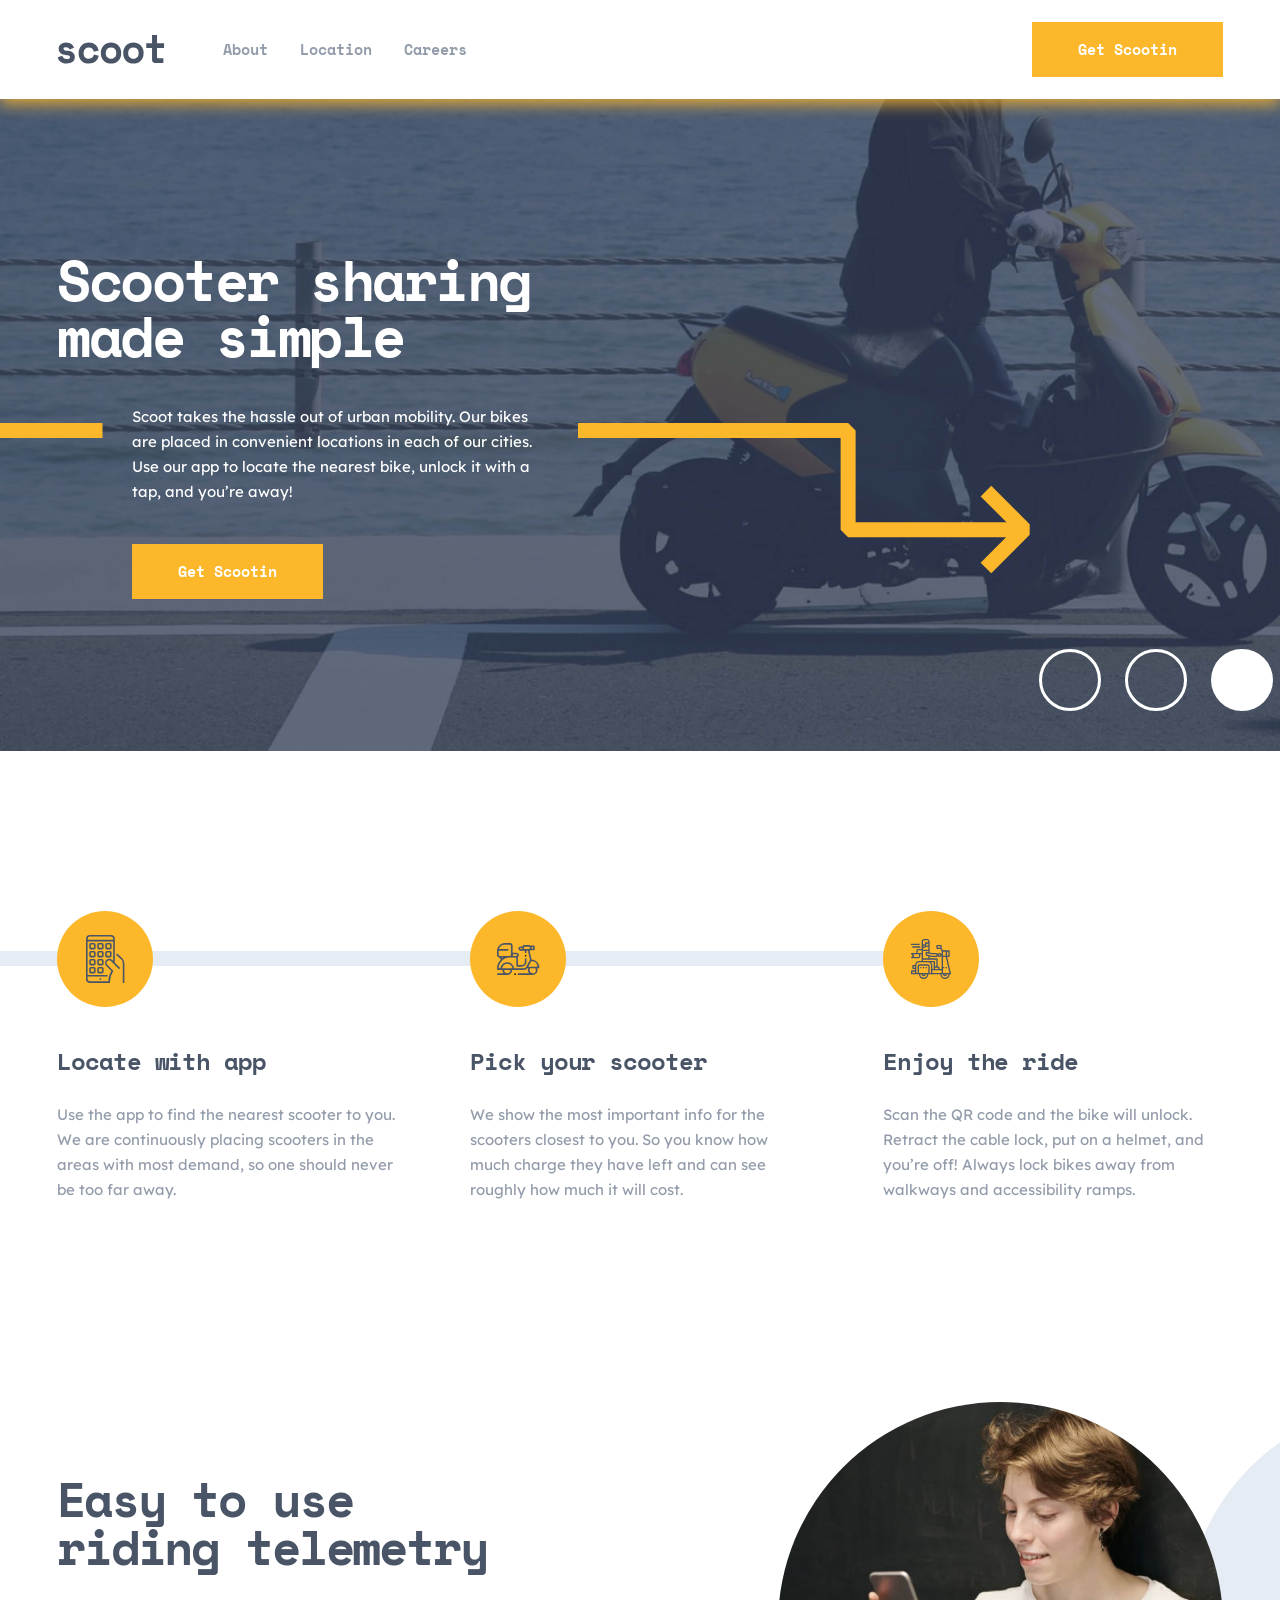
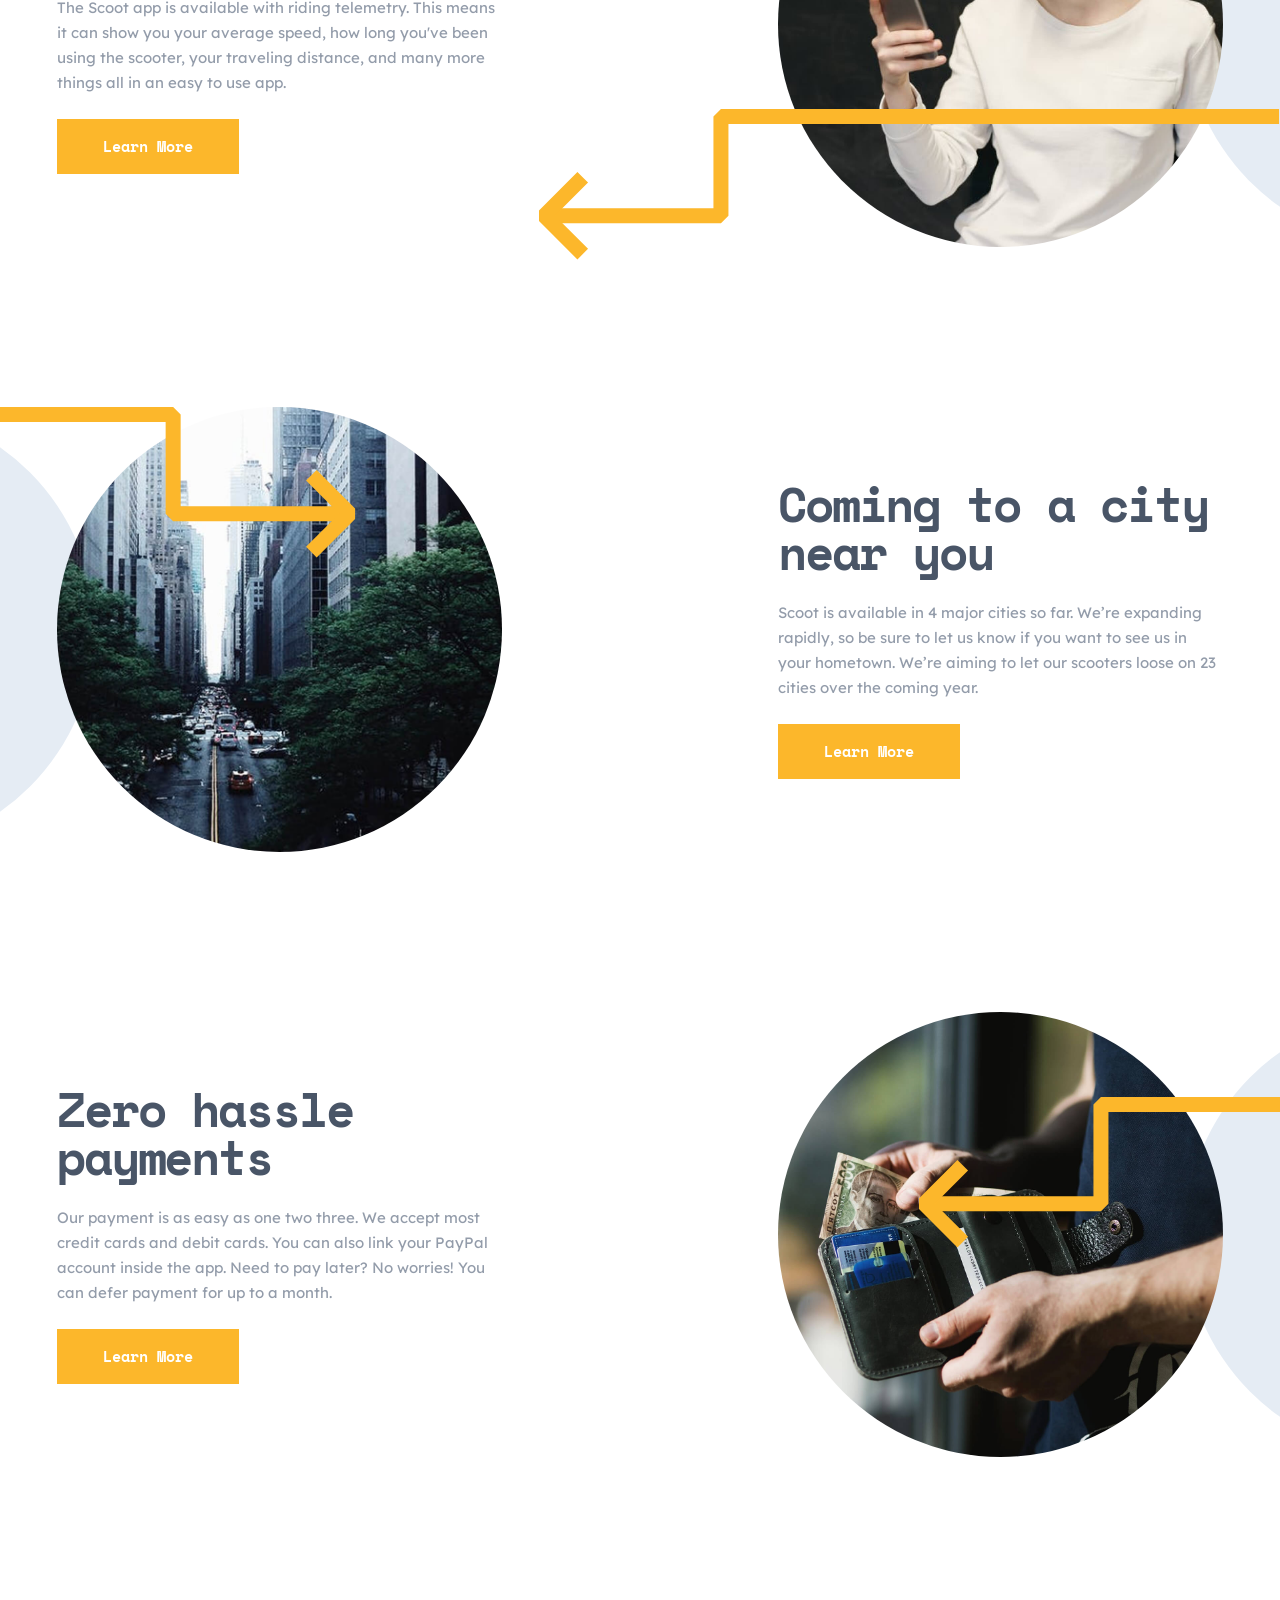
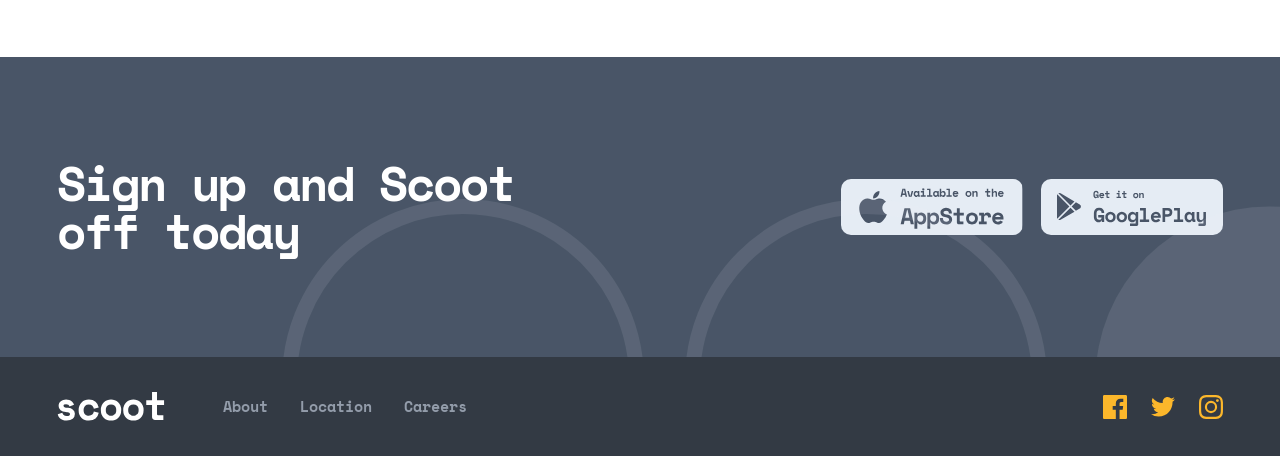
<file: index.html>
<!doctype html>
<html lang="en">
  <head>
    <meta charset="UTF-8" />
    <meta name="viewport" content="width=device-width, initial-scale=1.0" />
    <!-- CSS -->
    <link rel="stylesheet" href="./css/main.css" />
    <title>Home-page</title>
  </head>
  <body>
    <header class="header">
      <div class="container header__container">
        <button class="header__test-button">
          <img
            class="header__test-button-image"
            src="./icons/open__burger.svg"
            alt="open__burger-icon"
          />
        </button>
        <div class="header__left-box">
          <a class="header__logo-link" href="#">
            <img
              class="header__logo-image"
              src="./icons/dark__logo.svg"
              alt="dark__logo"
            />
          </a>
          <ul class="header__list">
            <li class="header__lists">
              <a class="header__links" href="./about.html">
                <p class="header__texts">About</p>
              </a>
            </li>
            <li class="header__lists">
              <a class="header__links" href="./location.html">
                <p class="header__texts">Location</p>
              </a>
            </li>
            <li class="header__lists">
              <a class="header__links" href="./careers.html">
                <p class="header__texts">Careers</p>
              </a>
            </li>
          </ul>
        </div>
        <button class="header__button">Get Scootin</button>
        <div class="header__mb-button-box">
          <button class="header__mb-open-burger-button">
            <img
              class="header__mb-open-burger-icon"
              src="./icons/open__burger.svg"
              alt="open__burger-icon"
            />
          </button>
          <button class="header__mb-close-burger-button">
            <img
              class="header__mb-close-burger-icon"
              src="./icons/close__burger.svg"
              alt="close__burger-icon"
            />
          </button>
        </div>
      </div>
      <div class="header__mb-div">
        <nav class="header__mb-nav">
          <ul class="header__mb-list">
            <li class="header__mb-lists">
              <a class="header__mb-links" href="./about.html">
                <p class="header__mb-texts">About</p>
              </a>
            </li>
            <li class="header__mb-lists">
              <a class="header__mb-links" href="./location.html">
                <p class="header__mb-texts">Location</p>
              </a>
            </li>
            <li class="header__mb-lists">
              <a class="header__mb-links" href="./careers.html">
                <p class="header__mb-texts">Careers</p>
              </a>
            </li>
          </ul>
          <button class="header__mb-button">Get Scootin</button>
        </nav>
      </div>
    </header>
    <main>
      <section class="hero">
        <div class="container hero__container">
          <div class="hero__box">
            <h2 class="hero__title">Scooter sharing made simple</h2>
            <div class="hero__mini-box">
              <p class="hero__text">
                Scoot takes the hassle out of urban mobility. Our bikes are
                placed in convenient locations in each of our cities. Use our
                app to locate the nearest bike, unlock it with a tap, and you’re
                away!
              </p>
              <button class="hero__button">Get Scootin</button>
            </div>
          </div>
        </div>
      </section>
      <section class="category">
        <div class="container category__container">
          <div class="category__boxes">
            <img
              class="category__images"
              src="./icons/category__first-image.svg"
              alt="icons"
            />
            <div class="category__mini-boxes">
              <h4 class="category__titles">Locate with app</h4>
              <p class="category__texts">
                Use the app to find the nearest scooter to you. We are
                continuously placing scooters in the areas with most demand, so
                one should never be too far away.
              </p>
            </div>
          </div>
          <div class="category__boxes">
            <img
              class="category__images"
              src="./icons/category__second-image.svg"
              alt="icons"
            />
            <div class="category__mini-boxes">
              <h4 class="category__titles">Pick your scooter</h4>
              <p class="category__texts">
                We show the most important info for the scooters closest to you.
                So you know how much charge they have left and can see roughly
                how much it will cost.
              </p>
            </div>
          </div>
          <div class="category__boxes">
            <img
              class="category__images"
              src="./icons/category__third-image.svg"
              alt="icons"
            />
            <div class="category__mini-boxes">
              <h4 class="category__titles">Enjoy the ride</h4>
              <p class="category__texts">
                Scan the QR code and the bike will unlock. Retract the cable
                lock, put on a helmet, and you’re off! Always lock bikes away
                from walkways and accessibility ramps.
              </p>
            </div>
          </div>
        </div>
      </section>
      <section class="easy">
        <div class="container easy__container">
          <div class="easy__left-box">
            <h2 class="easy__title">Easy to use riding telemetry</h2>
            <p class="easy__text">
              The Scoot app is available with riding telemetry. This means it
              can show you your average speed, how long you've been using the
              scooter, your traveling distance, and many more things all in an
              easy to use app.
            </p>
            <button class="easy__button">Learn More</button>
          </div>
          <img class="easy__image" src="./images/easy__image.jpg" alt="guy" />
        </div>
      </section>
      <section class="city">
        <div class="container city__container">
          <img class="city__image" src="./images/city__image.jpg" alt="city" />
          <div class="city__right-box">
            <h2 class="city__title">Coming to a city near you</h2>
            <p class="city__text">
              Scoot is available in 4 major cities so far. We’re expanding
              rapidly, so be sure to let us know if you want to see us in your
              hometown. We’re aiming to let our scooters loose on 23 cities over
              the coming year.
            </p>
            <button class="city__button">Learn More</button>
          </div>
        </div>
      </section>
      <section class="zero">
        <div class="container zero__container">
          <div class="zero__left-box">
            <h2 class="zero__title">Zero hassle payments</h2>
            <p class="zero__text">
              Our payment is as easy as one two three. We accept most credit
              cards and debit cards. You can also link your PayPal account
              inside the app. Need to pay later? No worries! You can defer
              payment for up to a month.
            </p>
            <button class="zero__button">Learn More</button>
          </div>
          <img
            class="zero__image"
            src="./images/zero__image.jpg"
            alt="wallet"
          />
        </div>
      </section>
      <section class="sign">
        <div class="container sign__container">
          <h2 class="sign__title">Sign up and Scoot off today</h2>
          <div class="sign__box">
            <a
              class="sign__links"
              href="https://www.apple.com/app-store/"
              target="_blank"
              rel="noopener noreferrer"
            >
              <img
                class="sign__links-icons"
                src="./icons/appstore__icon.svg"
                alt="appstore"
              />
            </a>
            <a
              class="sign__links"
              href="https://play.google.com/store/games?hl=en"
              target="_blank"
              rel="noopener noreferrer"
            >
              <img
                class="sign__links-icons"
                src="./icons/googleplay__icon.svg"
                alt="googleplay"
              />
            </a>
          </div>
        </div>
      </section>
      <footer class="footer">
        <div class="container footer__container">
          <div class="footer__left-box">
            <a class="footer__logo-link" href="#">
              <img
                class="footer__logo-image"
                src="./icons/white__logo.svg"
                alt="white__logo"
              />
            </a>
            <ul class="footer__list">
              <li class="footer__lists">
                <a class="footer__links" href="./about.html">
                  <p class="footer__links-texts">About</p>
                </a>
              </li>
              <li class="footer__lists">
                <a class="footer__links" href="./location.html">
                  <p class="footer__links-texts">Location</p>
                </a>
              </li>
              <li class="footer__lists">
                <a class="footer__links" href="./careers.html">
                  <p class="footer__links-texts">Careers</p>
                </a>
              </li>
            </ul>
          </div>
          <div class="footer__icon-boxes">
            <a
              class="footer__link-icons"
              href="http://"
              target="_blank"
              rel="noopener noreferrer"
            >
              <img
                class="footer__icons"
                src="./icons/facebook.svg"
                alt="facebook"
              />
            </a>
            <a
              class="footer__link-icons"
              href="http://"
              target="_blank"
              rel="noopener noreferrer"
            >
              <img
                class="footer__icons"
                src="./icons/twitter.svg"
                alt="twitter"
              />
            </a>
            <a
              class="footer__link-icons"
              href="http://"
              target="_blank"
              rel="noopener noreferrer"
            >
              <img
                class="footer__icons"
                src="./icons/instagram.svg"
                alt="instagram"
              />
            </a>
          </div>
        </div>
      </footer>
    </main>
    <script src="./main.js"></script>
  </body>
</html>
</file>
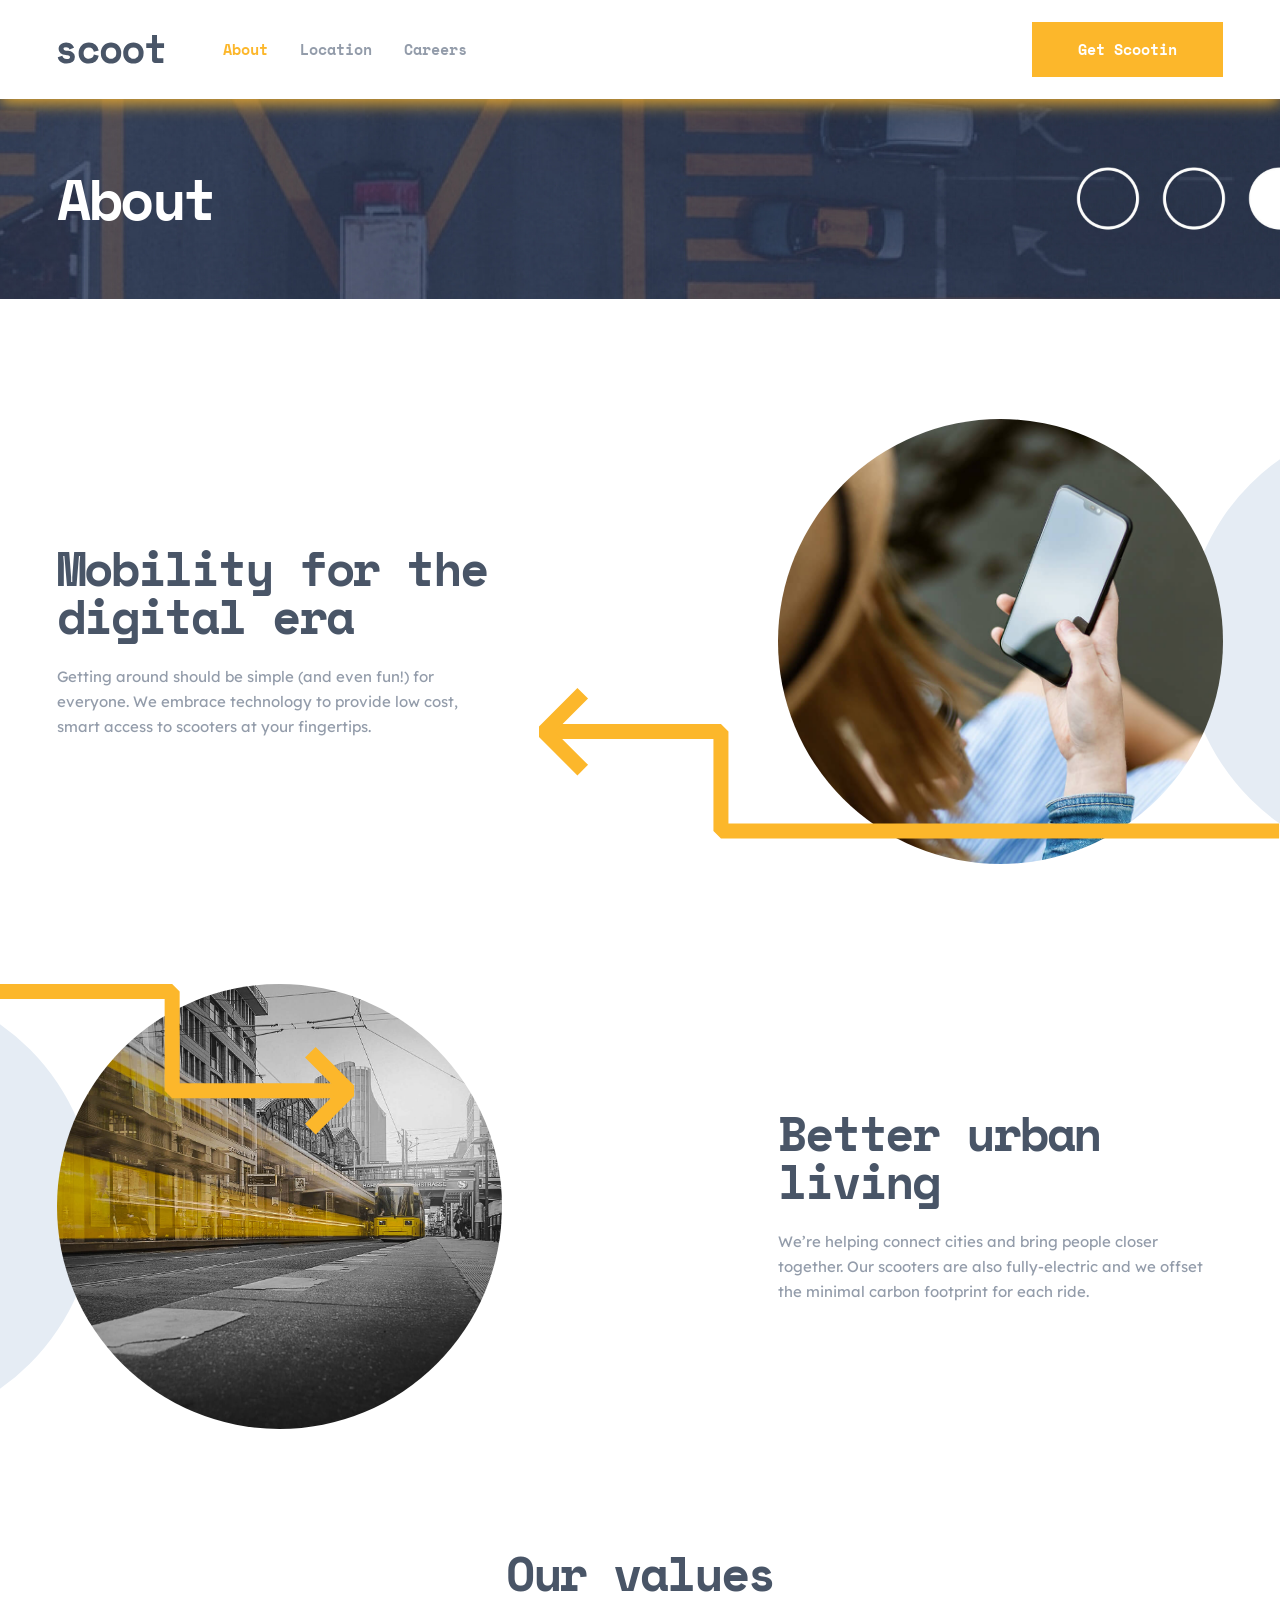
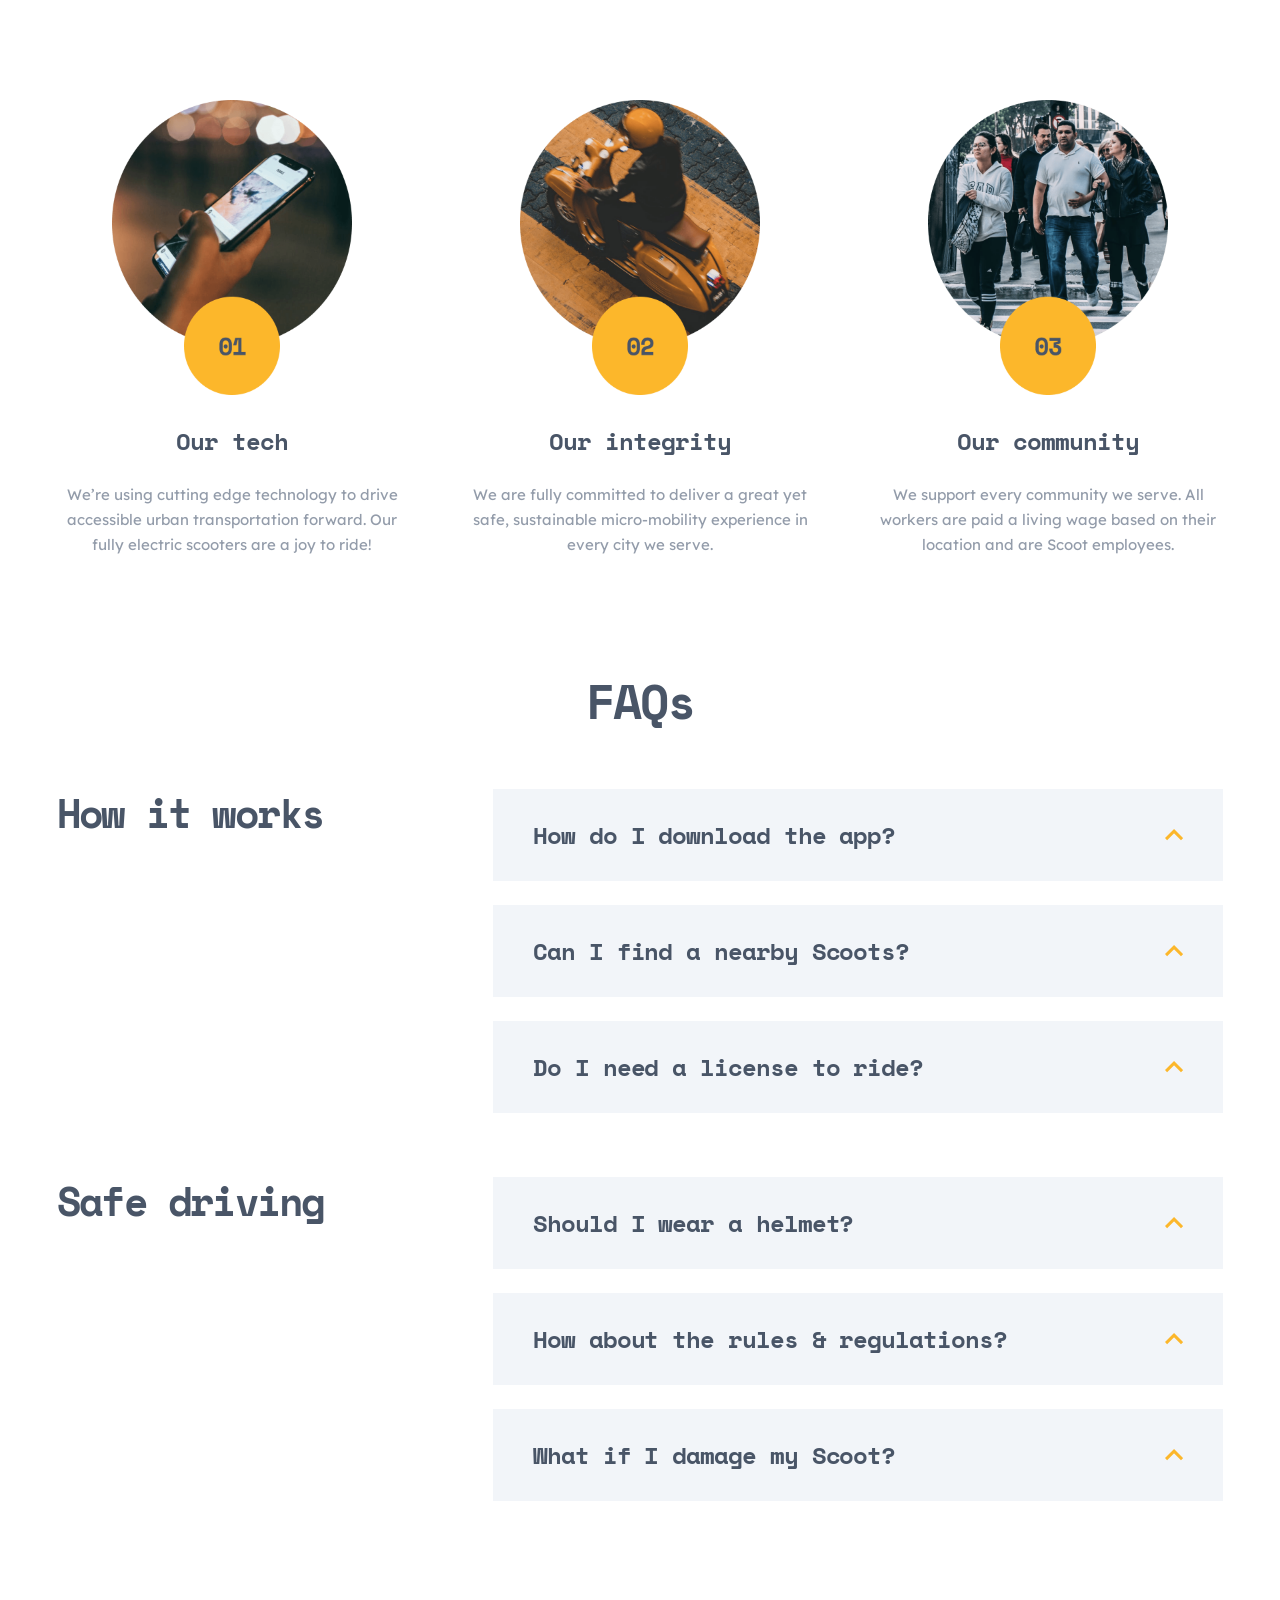
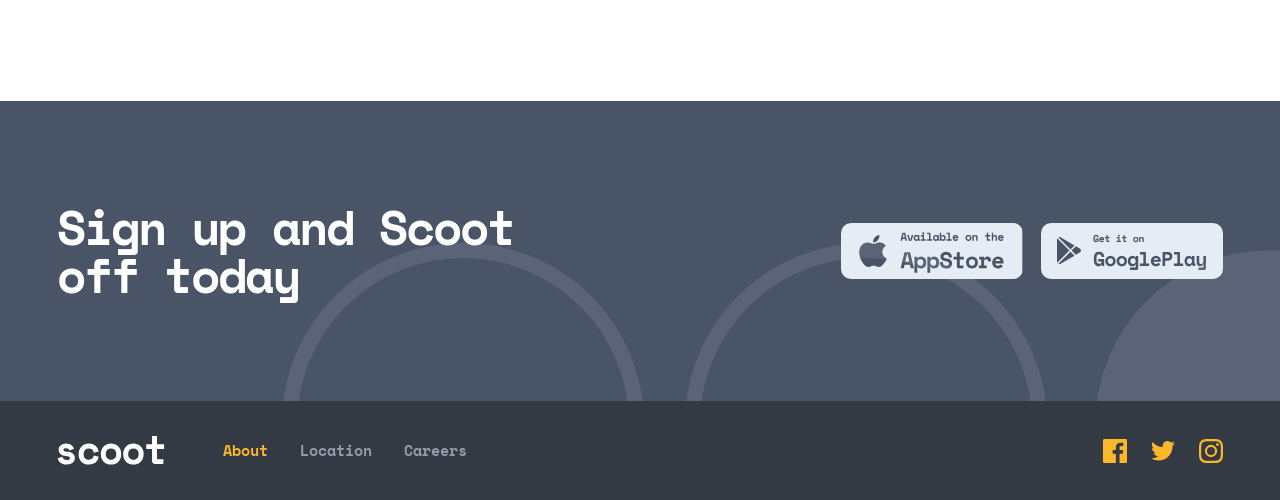
<file: about.html>
<!doctype html>
<html lang="en">
  <head>
    <meta charset="UTF-8" />
    <meta name="viewport" content="width=device-width, initial-scale=1.0" />
    <!-- CSS -->
    <link rel="stylesheet" href="./css/main.css" />
    <title>About-page</title>
  </head>
  <body>
    <header class="header">
      <div class="container header__container">
        <button class="header__test-button">
          <img
            class="header__test-button-image"
            src="./icons/open__burger.svg"
            alt="open__burger-icon"
          />
        </button>
        <div class="header__left-box">
          <a class="header__logo-link" href="./index.html">
            <img
              class="header__logo-image"
              src="./icons/dark__logo.svg"
              alt="dark__logo"
            />
          </a>
          <ul class="header__list">
            <li class="header__lists">
              <a class="header__links" href="#">
                <p class="header__texts online">About</p>
              </a>
            </li>
            <li class="header__lists">
              <a class="header__links" href="./location.html">
                <p class="header__texts">Location</p>
              </a>
            </li>
            <li class="header__lists">
              <a class="header__links" href="./careers.html">
                <p class="header__texts">Careers</p>
              </a>
            </li>
          </ul>
        </div>
        <button class="header__button">Get Scootin</button>
        <div class="header__mb-button-box">
          <button class="header__mb-open-burger-button">
            <img
              class="header__mb-open-burger-icon"
              src="./icons/open__burger.svg"
              alt="open__burger-icon"
            />
          </button>
          <button class="header__mb-close-burger-button">
            <img
              class="header__mb-close-burger-icon"
              src="./icons/close__burger.svg"
              alt="close__burger-icon"
            />
          </button>
        </div>
      </div>
      <div class="header__mb-div">
        <nav class="header__mb-nav">
          <ul class="header__mb-list">
            <li class="header__mb-lists">
              <a class="header__mb-links" href="#">
                <p class="header__mb-texts online">About</p>
              </a>
            </li>
            <li class="header__mb-lists">
              <a class="header__mb-links" href="./location.html">
                <p class="header__mb-texts">Location</p>
              </a>
            </li>
            <li class="header__mb-lists">
              <a class="header__mb-links" href="./careers.html">
                <p class="header__mb-texts">Careers</p>
              </a>
            </li>
          </ul>
          <button class="header__mb-button">Get Scootin</button>
        </nav>
      </div>
    </header>
    <main>
      <section class="about">
        <div class="container about__container">
          <h2 class="about__title">About</h2>
        </div>
      </section>
      <section class="era">
        <div class="container era__container">
          <img class="era__image" src="./images/girl__image.jpg" alt="girl" />
          <div class="era__left-box">
            <h2 class="era__title">Mobility for the digital era</h2>
            <p class="era__text">
              Getting around should be simple (and even fun!) for everyone. We
              embrace technology to provide low cost, smart access to scooters
              at your fingertips.
            </p>
          </div>
        </div>
      </section>
      <section class="urban">
        <div class="container urban__container">
          <img class="urban__image" src="./images/urban.jpg" alt="uraban" />
          <div class="urban__right-box">
            <h2 class="urban__title">Better urban living</h2>
            <p class="urban__text">
              We’re helping connect cities and bring people closer together. Our
              scooters are also fully-electric and we offset the minimal carbon
              footprint for each ride.
            </p>
          </div>
        </div>
      </section>
      <section class="values">
        <div class="container values__container">
          <h5 class="values__title">Our values</h5>
          <div class="values__box">
            <div class="values__boxes">
              <img
                class="values__images"
                src="./images/values__first-image.png"
                alt="first__image"
              />
              <h6 class="values__titles">Our tech</h6>
              <p class="values__texts">
                We’re using cutting edge technology to drive accessible urban
                transportation forward. Our fully electric scooters are a joy to
                ride!
              </p>
            </div>
            <div class="values__boxes">
              <img
                class="values__images"
                src="./images/values__second-image.png"
                alt="second__image"
              />
              <h6 class="values__titles">Our integrity</h6>
              <p class="values__texts">
                We are fully committed to deliver a great yet safe, sustainable
                micro-mobility experience in every city we serve.
              </p>
            </div>
            <div class="values__boxes">
              <img
                class="values__images"
                src="./images/values__third-image.png"
                alt="third__image"
              />
              <h6 class="values__titles">Our community</h6>
              <p class="values__texts">
                We support every community we serve. All workers are paid a
                living wage based on their location and are Scoot employees.
              </p>
            </div>
          </div>
        </div>
      </section>
      <section class="faq">
        <div class="container faq__container">
          <div class="faq__top-box">
            <h2 class="faq__top-title">FAQs</h2>
          </div>
          <div class="faq__bottom-box">
            <div class="faq__bottom-boxes">
              <h3 class="faq__bottom-titles">How it works</h3>
              <div class="faq__accardion-box">
                <div class="faq__accardion-boxes">
                  <div class="faq__accardion-top-box">
                    <h6 class="faq__accardion-titles">
                      How do I download the app?
                    </h6>
                    <img
                      class="faq__accardion-icons"
                      src="./icons/chevron.svg"
                      alt="chevron"
                    />
                  </div>
                  <p class="faq__accardion-texts">
                    To download the Scoot app, you can search “Scoot” in both
                    the App and Google Play stores. An even simpler way to do it
                    would be to click the relevant link at the bottom of this
                    page and you’ll be re-directed to the correct page.
                  </p>
                </div>
                <div class="faq__accardion-boxes">
                  <div class="faq__accardion-top-box">
                    <h6 class="faq__accardion-titles">
                      Can I find a nearby Scoots?
                    </h6>
                    <img
                      class="faq__accardion-icons"
                      src="./icons/chevron.svg"
                      alt="chevron"
                    />
                  </div>
                  <p class="faq__accardion-texts">
                    To download the Scoot app, you can search “Scoot” in both
                    the App and Google Play stores. An even simpler way to do it
                    would be to click the relevant link at the bottom of this
                    page and you’ll be re-directed to the correct page.
                  </p>
                </div>
                <div class="faq__accardion-boxes">
                  <div class="faq__accardion-top-box">
                    <h6 class="faq__accardion-titles">
                      Do I need a license to ride?
                    </h6>
                    <img
                      class="faq__accardion-icons"
                      src="./icons/chevron.svg"
                      alt="chevron"
                    />
                  </div>
                  <p class="faq__accardion-texts">
                    To download the Scoot app, you can search “Scoot” in both
                    the App and Google Play stores. An even simpler way to do it
                    would be to click the relevant link at the bottom of this
                    page and you’ll be re-directed to the correct page.
                  </p>
                </div>
              </div>
            </div>
            <div class="faq__bottom-boxes">
              <h3 class="faq__bottom-titles">Safe driving</h3>
              <div class="faq__accardion-box">
                <div class="faq__accardion-boxes">
                  <div class="faq__accardion-top-box">
                    <h6 class="faq__accardion-titles">
                      Should I wear a helmet?
                    </h6>
                    <img
                      class="faq__accardion-icons"
                      src="./icons/chevron.svg"
                      alt="chevron"
                    />
                  </div>
                  <p class="faq__accardion-texts">
                    Yes, please do! All cities have different laws. But we
                    strongly strongly strongly recommend always wearing a helmet
                    regardless of the local laws. We like you and we want you to
                    be as safe as possible while Scooting.
                  </p>
                </div>
                <div class="faq__accardion-boxes">
                  <div class="faq__accardion-top-box">
                    <h6 class="faq__accardion-titles">
                      How about the rules & regulations?
                    </h6>
                    <img
                      class="faq__accardion-icons"
                      src="./icons/chevron.svg"
                      alt="chevron"
                    />
                  </div>
                  <p class="faq__accardion-texts">
                    Yes, please do! All cities have different laws. But we
                    strongly strongly strongly recommend always wearing a helmet
                    regardless of the local laws. We like you and we want you to
                    be as safe as possible while Scooting.
                  </p>
                </div>
                <div class="faq__accardion-boxes">
                  <div class="faq__accardion-top-box">
                    <h6 class="faq__accardion-titles">
                      What if I damage my Scoot?
                    </h6>
                    <img
                      class="faq__accardion-icons"
                      src="./icons/chevron.svg"
                      alt="chevron"
                    />
                  </div>
                  <p class="faq__accardion-texts">
                    Yes, please do! All cities have different laws. But we
                    strongly strongly strongly recommend always wearing a helmet
                    regardless of the local laws. We like you and we want you to
                    be as safe as possible while Scooting.
                  </p>
                </div>
              </div>
            </div>
          </div>
        </div>
      </section>
      <section class="sign">
        <div class="container sign__container">
          <h2 class="sign__title">Sign up and Scoot off today</h2>
          <div class="sign__box">
            <a
              class="sign__links"
              href="https://www.apple.com/app-store/"
              target="_blank"
              rel="noopener noreferrer"
            >
              <img
                class="sign__links-icons"
                src="./icons/appstore__icon.svg"
                alt="appstore"
              />
            </a>
            <a
              class="sign__links"
              href="https://play.google.com/store/games?hl=en"
              target="_blank"
              rel="noopener noreferrer"
            >
              <img
                class="sign__links-icons"
                src="./icons/googleplay__icon.svg"
                alt="googleplay"
              />
            </a>
          </div>
        </div>
      </section>
    </main>
    <footer class="footer">
      <div class="container footer__container">
        <div class="footer__left-box">
          <a class="footer__logo-link" href="./index.html">
            <img
              class="footer__logo-image"
              src="./icons/white__logo.svg"
              alt="white__logo"
            />
          </a>
          <ul class="footer__list">
            <li class="footer__lists">
              <a class="footer__links" href="#">
                <p class="footer__links-texts online">About</p>
              </a>
            </li>
            <li class="footer__lists">
              <a class="footer__links" href="./location.html">
                <p class="footer__links-texts">Location</p>
              </a>
            </li>
            <li class="footer__lists">
              <a class="footer__links" href="./careers.html">
                <p class="footer__links-texts">Careers</p>
              </a>
            </li>
          </ul>
        </div>
        <div class="footer__icon-boxes">
          <a
            class="footer__link-icons"
            href="http://"
            target="_blank"
            rel="noopener noreferrer"
          >
            <img
              class="footer__icons"
              src="./icons/facebook.svg"
              alt="facebook"
            />
          </a>
          <a
            class="footer__link-icons"
            href="http://"
            target="_blank"
            rel="noopener noreferrer"
          >
            <img
              class="footer__icons"
              src="./icons/twitter.svg"
              alt="twitter"
            />
          </a>
          <a
            class="footer__link-icons"
            href="http://"
            target="_blank"
            rel="noopener noreferrer"
          >
            <img
              class="footer__icons"
              src="./icons/instagram.svg"
              alt="instagram"
            />
          </a>
        </div>
      </div>
    </footer>
    <script src="./main.js"></script>
  </body>
</html>
</file>
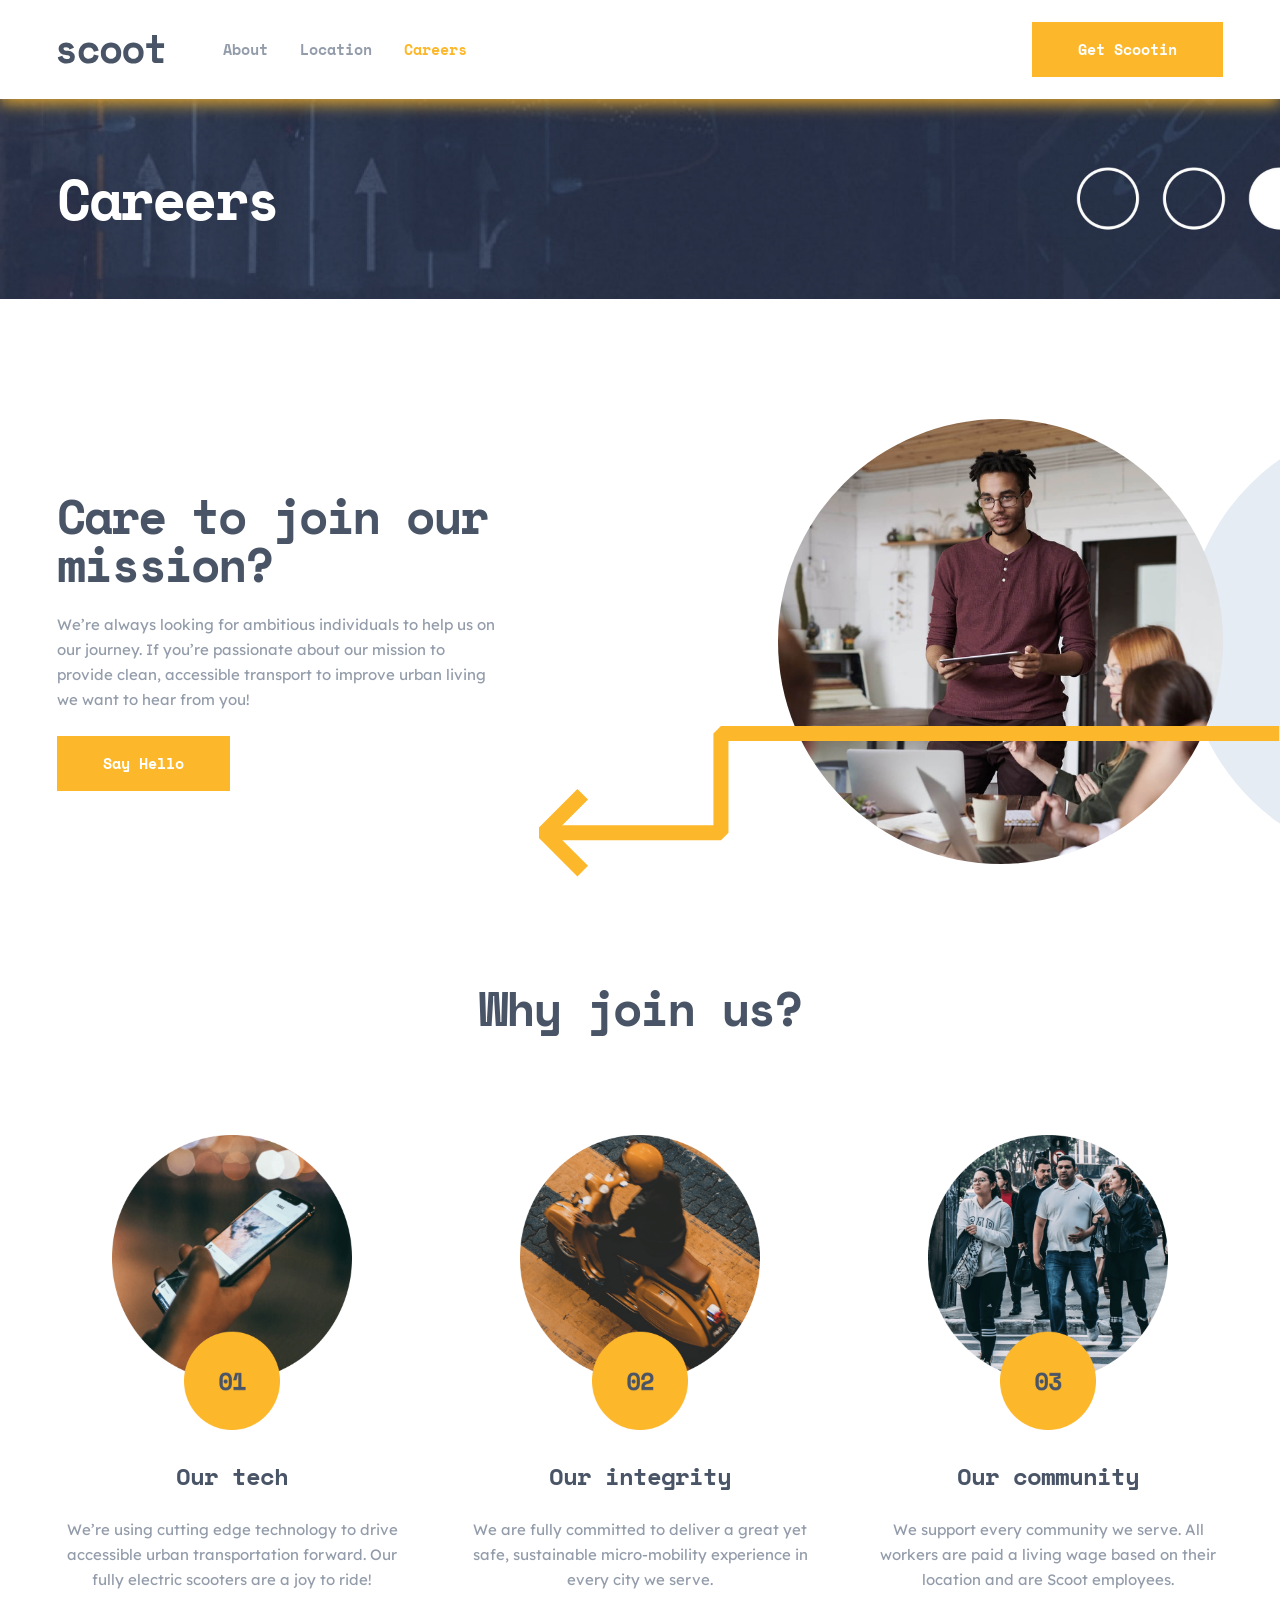
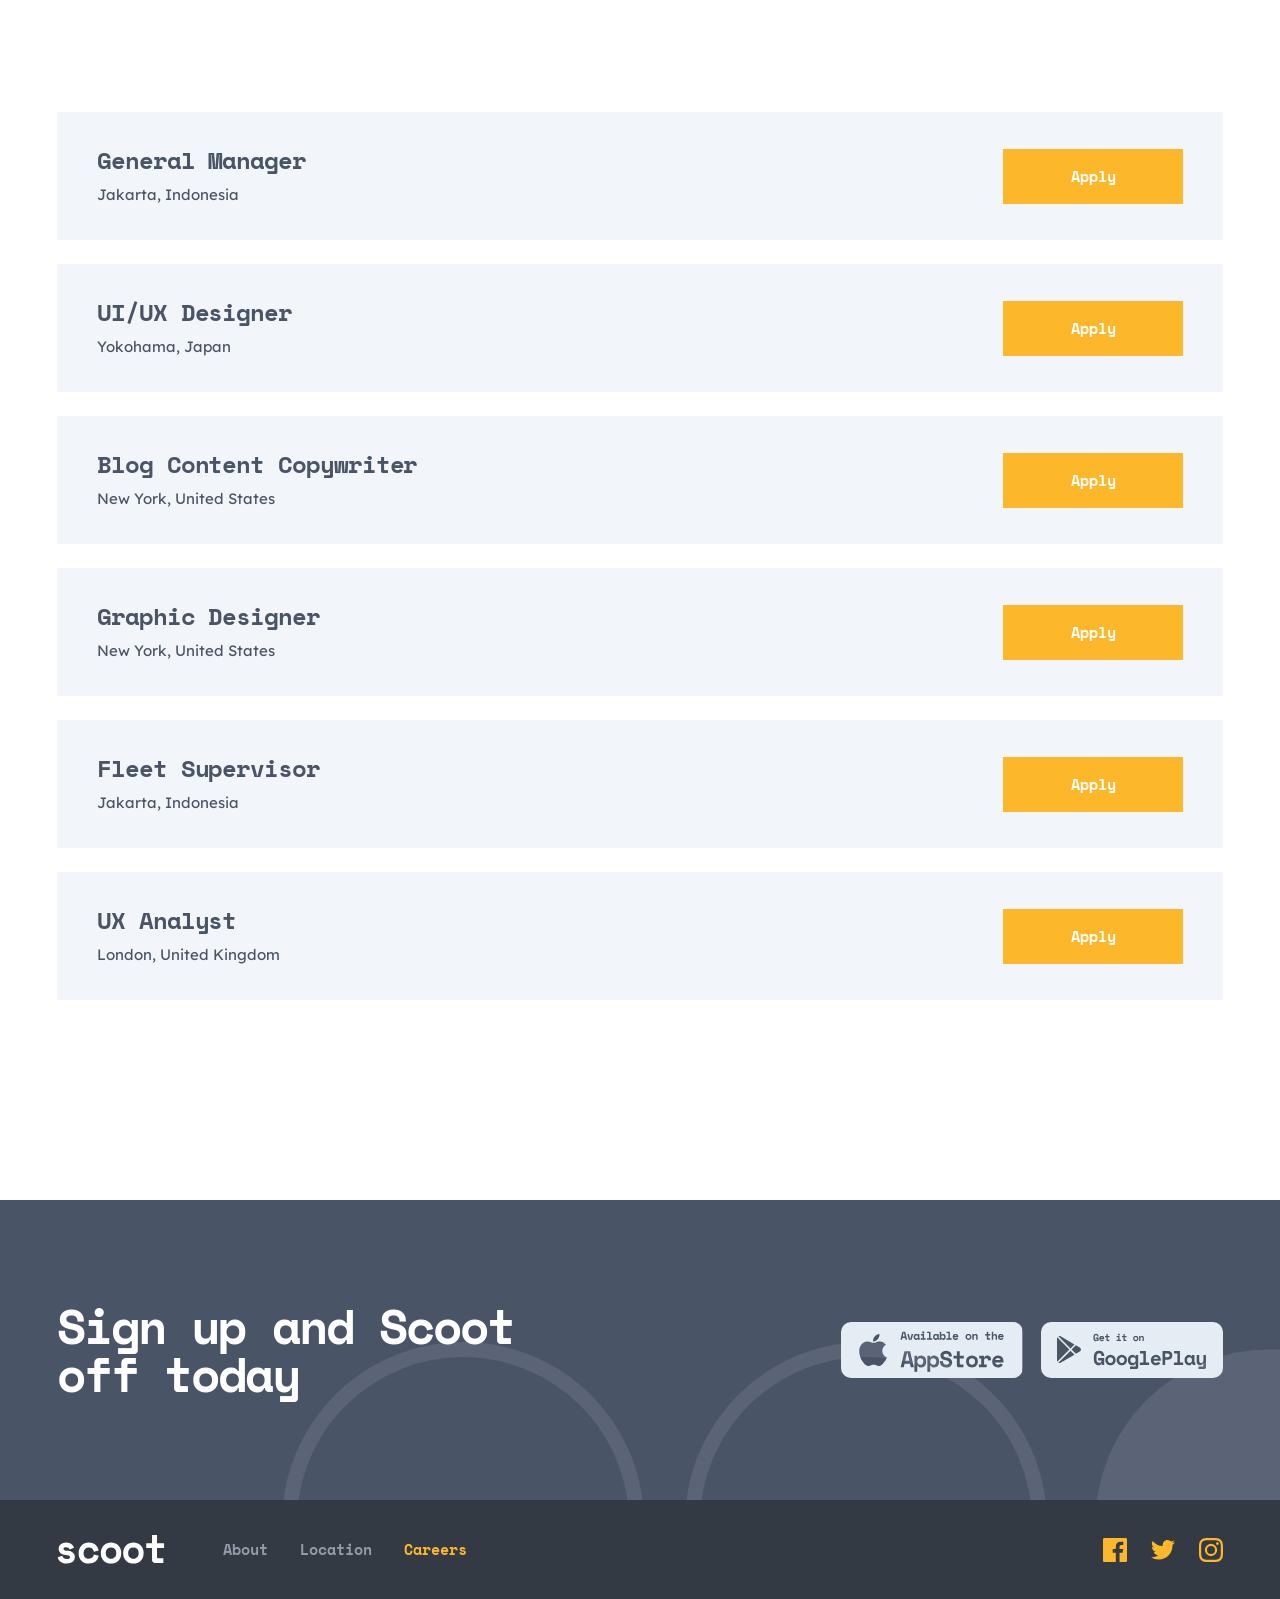
<file: careers.html>
<!doctype html>
<html lang="en">
  <head>
    <meta charset="UTF-8" />
    <meta name="viewport" content="width=device-width, initial-scale=1.0" />
    <!-- CSS -->
    <link rel="stylesheet" href="./css/main.css" />
    <title>Careers-page</title>
  </head>
  <body>
    <header class="header">
      <div class="container header__container">
        <button class="header__test-button">
          <img
            class="header__test-button-image"
            src="./icons/open__burger.svg"
            alt="open__burger-icon"
          />
        </button>
        <div class="header__left-box">
          <a class="header__logo-link" href="./index.html">
            <img
              class="header__logo-image"
              src="./icons/dark__logo.svg"
              alt="dark__logo"
            />
          </a>
          <ul class="header__list">
            <li class="header__lists">
              <a class="header__links" href="./about.html">
                <p class="header__texts">About</p>
              </a>
            </li>
            <li class="header__lists">
              <a class="header__links" href="./location.html">
                <p class="header__texts">Location</p>
              </a>
            </li>
            <li class="header__lists">
              <a class="header__links" href="#">
                <p class="header__texts online">Careers</p>
              </a>
            </li>
          </ul>
        </div>
        <button class="header__button">Get Scootin</button>
        <div class="header__mb-button-box">
          <button class="header__mb-open-burger-button">
            <img
              class="header__mb-open-burger-icon"
              src="./icons/open__burger.svg"
              alt="open__burger-icon"
            />
          </button>
          <button class="header__mb-close-burger-button">
            <img
              class="header__mb-close-burger-icon"
              src="./icons/close__burger.svg"
              alt="close__burger-icon"
            />
          </button>
        </div>
      </div>
      <div class="header__mb-div">
        <nav class="header__mb-nav">
          <ul class="header__mb-list">
            <li class="header__mb-lists">
              <a class="header__mb-links" href="./about.html">
                <p class="header__mb-texts">About</p>
              </a>
            </li>
            <li class="header__mb-lists">
              <a class="header__mb-links" href="./location.html">
                <p class="header__mb-texts">Location</p>
              </a>
            </li>
            <li class="header__mb-lists">
              <a class="header__mb-links" href="#">
                <p class="header__mb-texts online">Careers</p>
              </a>
            </li>
          </ul>
          <button class="header__mb-button">Get Scootin</button>
        </nav>
      </div>
    </header>
    <main>
      <section class="careers">
        <div class="container careers__container">
          <h2 class="careers__title">Careers</h2>
        </div>
      </section>
      <section class="care">
        <div class="container care__container">
          <div class="care__left-box">
            <h2 class="care__title">Care to join our mission?</h2>
            <p class="care__text">
              We’re always looking for ambitious individuals to help us on our
              journey. If you’re passionate about our mission to provide clean,
              accessible transport to improve urban living we want to hear from
              you!
            </p>
            <button class="care__button">Say Hello</button>
          </div>
          <img
            class="care__image"
            src="./images/black__guy.jpg"
            alt="black__guy"
          />
        </div>
      </section>
      <section class="join">
        <div class="container join__container">
          <h5 class="join__title">Why join us?</h5>
          <div class="join__box">
            <div class="join__boxes">
              <img
                class="join__images"
                src="./images/values__first-image.png"
                alt="first__image"
              />
              <h6 class="join__titles">Our tech</h6>
              <p class="join__texts">
                We’re using cutting edge technology to drive accessible urban
                transportation forward. Our fully electric scooters are a joy to
                ride!
              </p>
            </div>
            <div class="join__boxes">
              <img
                class="join__images"
                src="./images/values__second-image.png"
                alt="second__image"
              />
              <h6 class="join__titles">Our integrity</h6>
              <p class="join__texts">
                We are fully committed to deliver a great yet safe, sustainable
                micro-mobility experience in every city we serve.
              </p>
            </div>
            <div class="join__boxes">
              <img
                class="join__images"
                src="./images/values__third-image.png"
                alt="third__image"
              />
              <h6 class="join__titles">Our community</h6>
              <p class="join__texts">
                We support every community we serve. All workers are paid a
                living wage based on their location and are Scoot employees.
              </p>
            </div>
          </div>
        </div>
      </section>
      <section class="workers">
        <div class="container workers__container">
          <div class="workers__box">
            <div class="workers__mini-boxes">
              <h5 class="workers__titles">General Manager</h5>
              <p class="workers__texts">Jakarta, Indonesia</p>
            </div>
            <button class="workers__buttons">Apply</button>
          </div>
          <div class="workers__box">
            <div class="workers__mini-boxes">
              <h5 class="workers__titles">UI/UX Designer</h5>
              <p class="workers__texts">Yokohama, Japan</p>
            </div>
            <button class="workers__buttons">Apply</button>
          </div>
          <div class="workers__box">
            <div class="workers__mini-boxes">
              <h5 class="workers__titles">Blog Content Copywriter</h5>
              <p class="workers__texts">New York, United States</p>
            </div>
            <button class="workers__buttons">Apply</button>
          </div>
          <div class="workers__box">
            <div class="workers__mini-boxes">
              <h5 class="workers__titles">Graphic Designer</h5>
              <p class="workers__texts">New York, United States</p>
            </div>
            <button class="workers__buttons">Apply</button>
          </div>
          <div class="workers__box">
            <div class="workers__mini-boxes">
              <h5 class="workers__titles">Fleet Supervisor</h5>
              <p class="workers__texts">Jakarta, Indonesia</p>
            </div>
            <button class="workers__buttons">Apply</button>
          </div>
          <div class="workers__box">
            <div class="workers__mini-boxes">
              <h5 class="workers__titles">UX Analyst</h5>
              <p class="workers__texts">London, United Kingdom</p>
            </div>
            <button class="workers__buttons">Apply</button>
          </div>
        </div>
      </section>
      <section class="sign">
        <div class="container sign__container">
          <h2 class="sign__title">Sign up and Scoot off today</h2>
          <div class="sign__box">
            <a
              class="sign__links"
              href="https://www.apple.com/app-store/"
              target="_blank"
              rel="noopener noreferrer"
            >
              <img
                class="sign__links-icons"
                src="./icons/appstore__icon.svg"
                alt="appstore"
              />
            </a>
            <a
              class="sign__links"
              href="https://play.google.com/store/games?hl=en"
              target="_blank"
              rel="noopener noreferrer"
            >
              <img
                class="sign__links-icons"
                src="./icons/googleplay__icon.svg"
                alt="googleplay"
              />
            </a>
          </div>
        </div>
      </section>
    </main>
    <footer class="footer">
      <div class="container footer__container">
        <div class="footer__left-box">
          <a class="footer__logo-link" href="./index.html">
            <img
              class="footer__logo-image"
              src="./icons/white__logo.svg"
              alt="white__logo"
            />
          </a>
          <ul class="footer__list">
            <li class="footer__lists">
              <a class="footer__links" href="./about.html">
                <p class="footer__links-texts">About</p>
              </a>
            </li>
            <li class="footer__lists">
              <a class="footer__links" href="./location.html">
                <p class="footer__links-texts">Location</p>
              </a>
            </li>
            <li class="footer__lists">
              <a class="footer__links" href="#">
                <p class="footer__links-texts online">Careers</p>
              </a>
            </li>
          </ul>
        </div>
        <div class="footer__icon-boxes">
          <a
            class="footer__link-icons"
            href="http://"
            target="_blank"
            rel="noopener noreferrer"
          >
            <img
              class="footer__icons"
              src="./icons/facebook.svg"
              alt="facebook"
            />
          </a>
          <a
            class="footer__link-icons"
            href="http://"
            target="_blank"
            rel="noopener noreferrer"
          >
            <img
              class="footer__icons"
              src="./icons/twitter.svg"
              alt="twitter"
            />
          </a>
          <a
            class="footer__link-icons"
            href="http://"
            target="_blank"
            rel="noopener noreferrer"
          >
            <img
              class="footer__icons"
              src="./icons/instagram.svg"
              alt="instagram"
            />
          </a>
        </div>
      </div>
    </footer>
    <script src="./main.js"></script>
  </body>
</html>
</file>
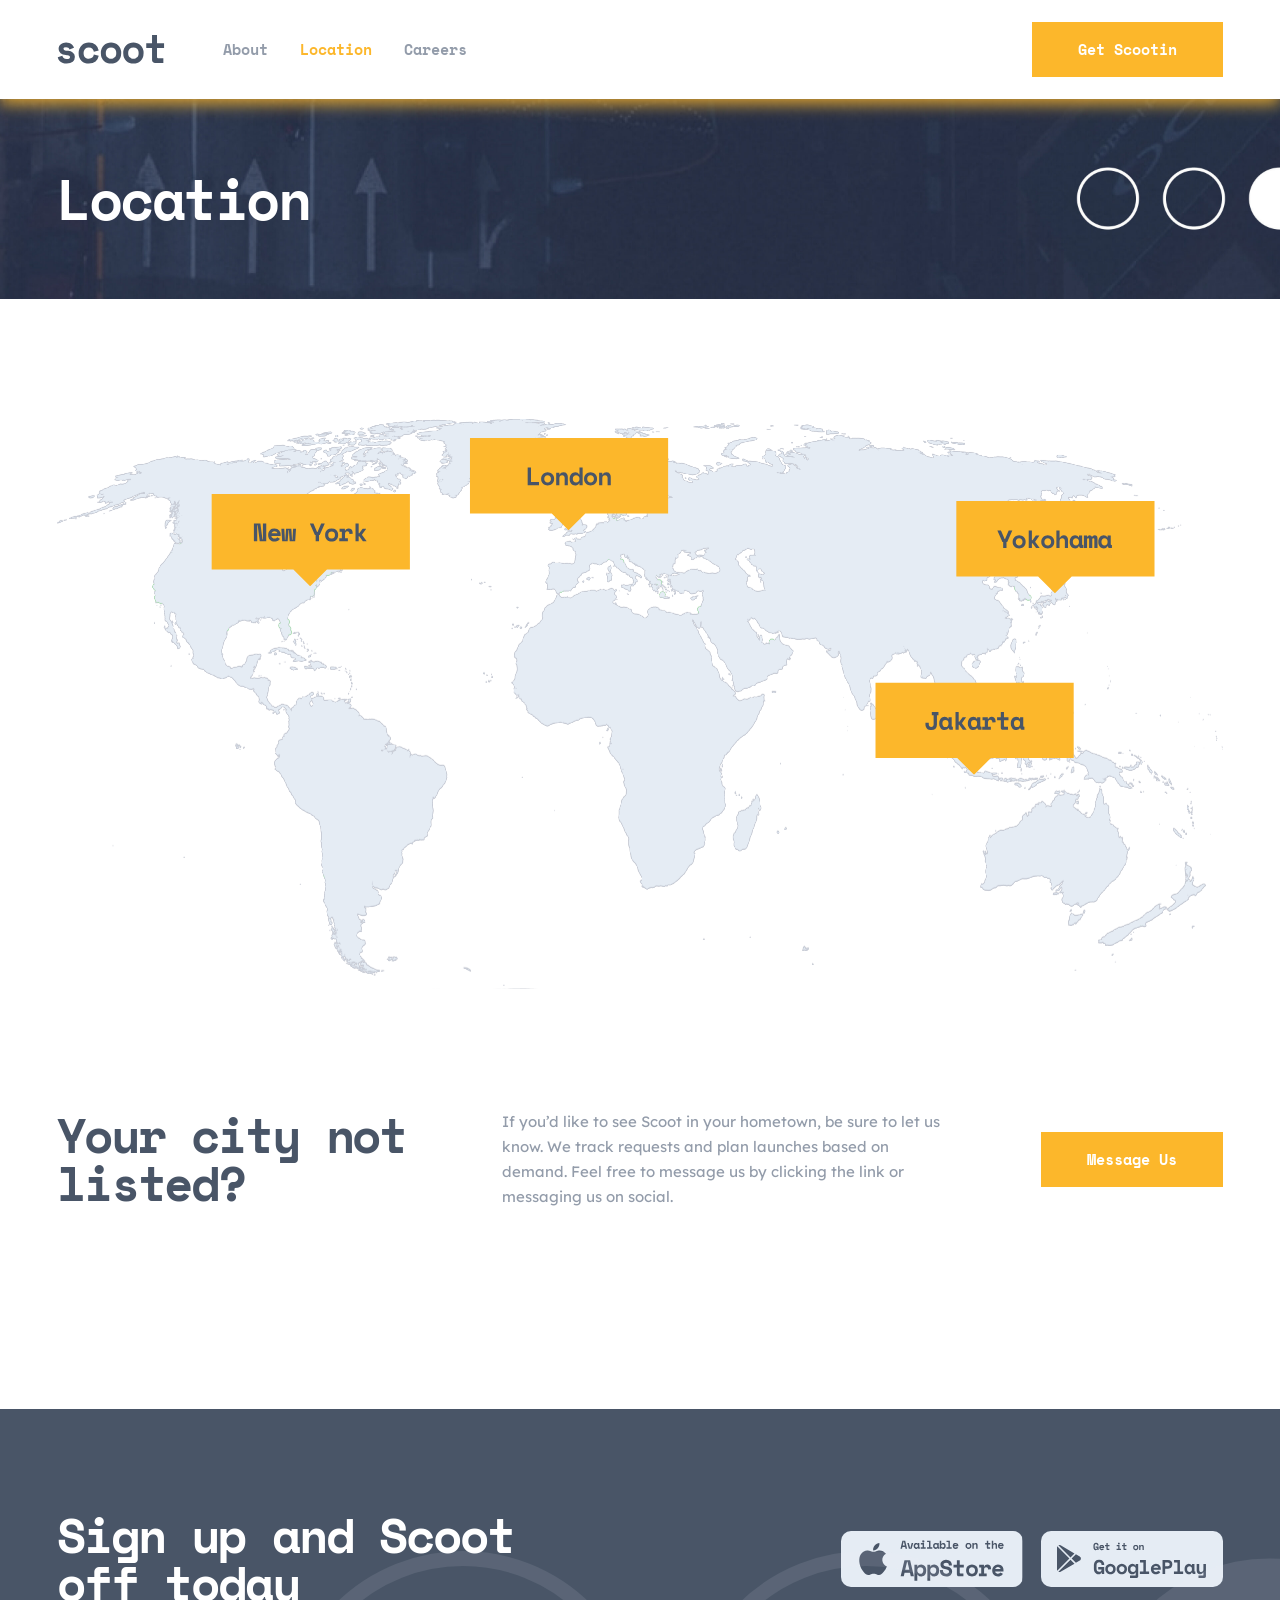
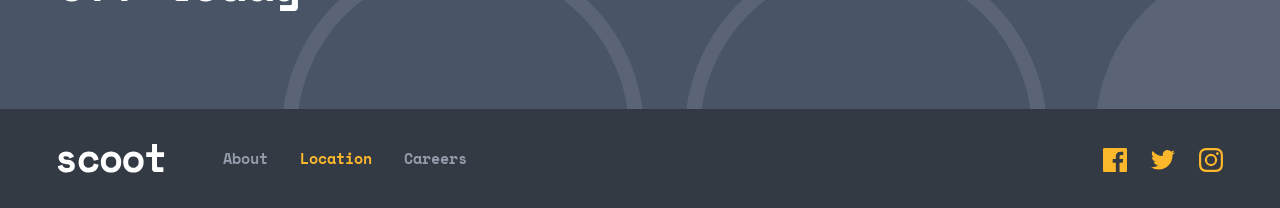
<file: location.html>
<!doctype html>
<html lang="en">
  <head>
    <meta charset="UTF-8" />
    <meta name="viewport" content="width=device-width, initial-scale=1.0" />
    <!-- CSS -->
    <link rel="stylesheet" href="./css/main.css" />
    <title>Location-page</title>
  </head>
  <body>
    <header class="header">
      <div class="container header__container">
        <button class="header__test-button">
          <img
            class="header__test-button-image"
            src="./icons/open__burger.svg"
            alt="open__burger-icon"
          />
        </button>
        <div class="header__left-box">
          <a class="header__logo-link" href="./index.html">
            <img
              class="header__logo-image"
              src="./icons/dark__logo.svg"
              alt="dark__logo"
            />
          </a>
          <ul class="header__list">
            <li class="header__lists">
              <a class="header__links" href="./about.html">
                <p class="header__texts">About</p>
              </a>
            </li>
            <li class="header__lists">
              <a class="header__links" href="#">
                <p class="header__texts online">Location</p>
              </a>
            </li>
            <li class="header__lists">
              <a class="header__links" href="./careers.html">
                <p class="header__texts">Careers</p>
              </a>
            </li>
          </ul>
        </div>
        <button class="header__button">Get Scootin</button>
        <div class="header__mb-button-box">
          <button class="header__mb-open-burger-button">
            <img
              class="header__mb-open-burger-icon"
              src="./icons/open__burger.svg"
              alt="open__burger-icon"
            />
          </button>
          <button class="header__mb-close-burger-button">
            <img
              class="header__mb-close-burger-icon"
              src="./icons/close__burger.svg"
              alt="close__burger-icon"
            />
          </button>
        </div>
      </div>
      <div class="header__mb-div">
        <nav class="header__mb-nav">
          <ul class="header__mb-list">
            <li class="header__mb-lists">
              <a class="header__mb-links" href="./about.html">
                <p class="header__mb-texts">About</p>
              </a>
            </li>
            <li class="header__mb-lists">
              <a class="header__mb-links" href="#">
                <p class="header__mb-texts online">Location</p>
              </a>
            </li>
            <li class="header__mb-lists">
              <a class="header__mb-links" href="./careers.html">
                <p class="header__mb-texts">Careers</p>
              </a>
            </li>
          </ul>
          <button class="header__mb-button">Get Scootin</button>
        </nav>
      </div>
    </header>
    <main>
      <section class="location">
        <div class="container location__container">
          <h2 class="location__title">Location</h2>
        </div>
      </section>
      <section class="map">
        <div class="container map__container">
          <img class="map__map-images" src="./icons/map__image.svg" alt="map" />
          <img
            class="map__tb-map-images"
            src="./icons/map__tb-image.svg"
            alt="map"
          />
          <img
            class="map__mb-map-images"
            src="./icons/map__mb-image.svg"
            alt="map"
          />
          <div class="map__buttons-box">
            <button class="map__mb-buttons">New York</button>
            <button class="map__mb-buttons">London</button>
            <button class="map__mb-buttons">Jakarta</button>
            <button class="map__mb-buttons">Yokohama</button>
          </div>
        </div>
      </section>
      <section class="list">
        <div class="container list__container">
          <h2 class="list__title">Your city not listed?</h2>
          <p class="list__text">
            If you’d like to see Scoot in your hometown, be sure to let us know.
            We track requests and plan launches based on demand. Feel free to
            message us by clicking the link or messaging us on social.
          </p>
          <button class="list__button">Message Us</button>
        </div>
      </section>
      <section class="sign">
        <div class="container sign__container">
          <h2 class="sign__title">Sign up and Scoot off today</h2>
          <div class="sign__box">
            <a
              class="sign__links"
              href="https://www.apple.com/app-store/"
              target="_blank"
              rel="noopener noreferrer"
            >
              <img
                class="sign__links-icons"
                src="./icons/appstore__icon.svg"
                alt="appstore"
              />
            </a>
            <a
              class="sign__links"
              href="https://play.google.com/store/games?hl=en"
              target="_blank"
              rel="noopener noreferrer"
            >
              <img
                class="sign__links-icons"
                src="./icons/googleplay__icon.svg"
                alt="googleplay"
              />
            </a>
          </div>
        </div>
      </section>
    </main>
    <footer class="footer">
      <div class="container footer__container">
        <div class="footer__left-box">
          <a class="footer__logo-link" href="./index.html">
            <img
              class="footer__logo-image"
              src="./icons/white__logo.svg"
              alt="white__logo"
            />
          </a>
          <ul class="footer__list">
            <li class="footer__lists">
              <a class="footer__links" href="./about.html">
                <p class="footer__links-texts">About</p>
              </a>
            </li>
            <li class="footer__lists">
              <a class="footer__links" href="#">
                <p class="footer__links-texts online">Location</p>
              </a>
            </li>
            <li class="footer__lists">
              <a class="footer__links" href="./careers.html">
                <p class="footer__links-texts">Careers</p>
              </a>
            </li>
          </ul>
        </div>
        <div class="footer__icon-boxes">
          <a
            class="footer__link-icons"
            href="http://"
            target="_blank"
            rel="noopener noreferrer"
          >
            <img
              class="footer__icons"
              src="./icons/facebook.svg"
              alt="facebook"
            />
          </a>
          <a
            class="footer__link-icons"
            href="http://"
            target="_blank"
            rel="noopener noreferrer"
          >
            <img
              class="footer__icons"
              src="./icons/twitter.svg"
              alt="twitter"
            />
          </a>
          <a
            class="footer__link-icons"
            href="http://"
            target="_blank"
            rel="noopener noreferrer"
          >
            <img
              class="footer__icons"
              src="./icons/instagram.svg"
              alt="instagram"
            />
          </a>
        </div>
      </div>
    </footer>
    <script src="./main.js"></script>
  </body>
</html>
</file>
<file: css/main.css>
.container {
  width: 100%;
  max-width: 1266px;
  padding: 0 50px;
  margin: 0 auto;
}
.header {
  box-shadow: rgba(252, 182, 43, 0.854) 0px 5px 15px;
  z-index: 1111;
  top: 0;
  position: fixed;
  width: 100%;
  background-color: #fff;
}
.header__container {
  padding-top: 22px;
  padding-bottom: 22px;
  display: flex;
  flex-direction: row;
  justify-content: space-between;
  align-items: center;
}
.header__test-button {
  opacity: 0;
  border: none;
  outline: none;
  background: none;
  display: none;
}
.header__test-button-image {
  -o-object-fit: cover;
  object-fit: cover;
  width: 17px;
  height: 17px;
}
.header__left-box {
  display: flex;
  flex-direction: row;
  justify-content: center;
  align-items: center;
  gap: 58.18px;
}
.header__logo-link {
  transition: 200ms ease all;
}
.header__logo-link:active {
  transition: 200ms ease all;
  opacity: 0.5;
}
.header__logo-image {
  width: 107.82px;
  height: 28.56px;
}
.header__list {
  display: flex;
  flex-direction: row;
  justify-content: center;
  align-items: center;
  gap: 32px;
}
.header__texts {
  font-family: "Space Mono";
  font-weight: bold;
  font-size: 15px;
  line-height: 25px;
  letter-spacing: 0px;
  color: #939caa;
}
.header__button {
  padding: 14px 45px;
  background-color: #fcb72b;
  color: #fff;
  font-family: "Space Mono";
  font-weight: bold;
  font-size: 15px;
  line-height: 25px;
  border: 1px solid #fcb72b;
  letter-spacing: 0px;
  cursor: pointer;
  display: flex;
  flex-direction: row;
  justify-content: center;
  align-items: center;
  transition: 100ms ease all;
}
.header__button:active {
  transition: 100ms ease all;
  color: #fcb72b;
  background-color: inherit;
}
.header__mb-button-box {
  display: none !important;
  display: flex;
  flex-direction: row;
  justify-content: center;
  align-items: center;
}
.header__mb-open-burger-button {
  border: none;
  outline: none;
  background: none;
  display: none;
  width: 17px;
  height: 17px;
}
.header__mb-open-burger-icon {
  -o-object-fit: cover;
  object-fit: cover;
  width: 17px;
  height: 17px;
}
.header__mb-close-burger-button {
  border: none;
  outline: none;
  background: none;
  display: none;
  width: 17px;
  height: 17px;
}
.header__mb-close-burger-icon {
  -o-object-fit: cover;
  object-fit: cover;
  width: 17px;
  height: 17px;
}
.header__mb-div {
  display: none;
  transition: 450ms ease all;
  z-index: -1;
  width: 100%;
  height: 100dvh;
  top: 68px;
  position: fixed;
  transform: translateX(-100%);
  backdrop-filter: blur(5px);
  background-color: rgba(0, 0, 0, 0.5);
}
.header__mb-div.active {
  transform: translateX(0%);
  transition: 450ms ease all;
}
.header__mb-nav {
  display: flex;
  flex-direction: column;
  justify-content: space-between;
  align-items: start;
  width: 80%;
  height: 100dvh;
  background-color: #333a44;
  padding: 64px 32px 102px 32px;
}
.header__mb-list {
  display: flex;
  flex-direction: column;
  justify-content: start;
  align-items: start;
  gap: 24px;
}
.header__mb-lists {
  display: flex;
  flex-direction: column;
  justify-content: start;
  align-items: start;
  gap: 24px;
}
.header__mb-texts {
  font-family: "Space Mono";
  font-weight: bold;
  font-size: 18px;
  line-height: 25px;
  letter-spacing: 0px;
  color: #fff;
}
.header__mb-button {
  padding: 14px 45px;
  background-color: #fcb72b;
  color: #fff;
  font-family: "Space Mono";
  font-weight: bold;
  font-size: 15px;
  line-height: 25px;
  border: 1px solid #fcb72b;
  letter-spacing: 0px;
  cursor: pointer;
  display: flex;
  flex-direction: row;
  justify-content: center;
  align-items: center;
  transition: 100ms ease all;
}
.header__mb-button:active {
  transition: 100ms ease all;
  color: #fcb72b;
  background-color: inherit;
}
@media (max-width: 1024px) {
  .header {
    box-shadow: rgba(252, 182, 43, 0.854) 0px 5px 15px;
    z-index: 1111;
    top: 0;
    position: fixed;
    width: 100%;
    background-color: #fff;
  }
  .header__container {
    padding-top: 22px;
    padding-bottom: 22px;
    padding-left: 40px;
    padding-right: 40px;
    display: flex;
    flex-direction: row;
    justify-content: space-between;
    align-items: center;
  }
  .header__test-button {
    opacity: 0;
    border: none;
    outline: none;
    background: none;
    display: none;
  }
  .header__test-button-image {
    -o-object-fit: cover;
    object-fit: cover;
    width: 17px;
    height: 17px;
  }
  .header__left-box {
    display: flex;
    flex-direction: row;
    justify-content: center;
    align-items: center;
    gap: 58.18px;
  }
  .header__logo-link {
    transition: 200ms ease all;
  }
  .header__logo-link:active {
    transition: 200ms ease all;
    opacity: 0.5;
  }
  .header__logo-image {
    width: 107.82px;
    height: 28.56px;
  }
  .header__list {
    display: flex;
    flex-direction: row;
    justify-content: center;
    align-items: center;
    gap: 32px;
  }
  .header__texts {
    font-family: "Space Mono";
  }
  .header__button {
    padding: 14px 45px;
    background-color: #fcb72b;
    color: #fff;
    font-family: "Space Mono";
    font-weight: bold;
    font-size: 15px;
    line-height: 25px;
    border: 1px solid #fcb72b;
    letter-spacing: 0px;
    cursor: pointer;
    display: flex;
    flex-direction: row;
    justify-content: center;
    align-items: center;
    transition: 100ms ease all;
  }
  .header__button:active {
    transition: 100ms ease all;
    color: #fcb72b;
    background-color: inherit;
  }
  .header__mb-button-box {
    display: none !important;
    display: flex;
    flex-direction: row;
    justify-content: center;
    align-items: center;
  }
  .header__mb-open-burger-button {
    border: none;
    outline: none;
    background: none;
    display: none;
    width: 17px;
    height: 17px;
  }
  .header__mb-open-burger-icon {
    -o-object-fit: cover;
    object-fit: cover;
    width: 17px;
    height: 17px;
  }
  .header__mb-close-burger-button {
    border: none;
    outline: none;
    background: none;
    display: none;
    width: 17px;
    height: 17px;
  }
  .header__mb-close-burger-icon {
    -o-object-fit: cover;
    object-fit: cover;
    width: 17px;
    height: 17px;
  }
  .header__mb-div {
    display: none;
    transition: 450ms ease all;
    z-index: -1;
    width: 100%;
    height: 100dvh;
    top: 68px;
    position: fixed;
    transform: translateX(-100%);
    backdrop-filter: blur(5px);
    background-color: rgba(0, 0, 0, 0.5);
  }
  .header__mb-div.active {
    transform: translateX(0%);
    transition: 450ms ease all;
  }
  .header__mb-nav {
    display: flex;
    flex-direction: column;
    justify-content: space-between;
    align-items: start;
    width: 80%;
    height: 100dvh;
    background-color: #333a44;
    padding: 64px 32px 102px 32px;
  }
  .header__mb-list {
    display: flex;
    flex-direction: column;
    justify-content: start;
    align-items: start;
    gap: 24px;
  }
  .header__mb-lists {
    display: flex;
    flex-direction: column;
    justify-content: start;
    align-items: start;
    gap: 24px;
  }
  .header__mb-texts {
    font-family: "Space Mono";
    font-weight: bold;
    font-size: 18px;
    line-height: 25px;
    letter-spacing: 0px;
    color: #fff;
  }
  .header__mb-button {
    padding: 14px 45px;
    background-color: #fcb72b;
    color: #fff;
    font-family: "Space Mono";
    font-weight: bold;
    font-size: 15px;
    line-height: 25px;
    border: 1px solid #fcb72b;
    letter-spacing: 0px;
    cursor: pointer;
    display: flex;
    flex-direction: row;
    justify-content: center;
    align-items: center;
    transition: 100ms ease all;
  }
  .header__mb-button:active {
    transition: 100ms ease all;
    color: #fcb72b;
    background-color: inherit;
  }
}
@media (max-width: 767px) {
  .header {
    box-shadow: rgba(252, 182, 43, 0.854) 0px 5px 15px;
    z-index: 1111;
    top: 0;
    position: fixed;
    width: 100%;
    background-color: #fff;
  }
  .header__container {
    padding-top: 22px;
    padding-bottom: 22px;
    padding-left: 32px;
    padding-right: 32px;
    display: flex;
    flex-direction: row-reverse;
    justify-content: space-between;
    align-items: center;
  }
  .header__test-button {
    opacity: 0;
    border: none;
    outline: none;
    background: none;
    display: block;
  }
  .header__test-button-image {
    -o-object-fit: cover;
    object-fit: cover;
    width: 17px;
    height: 17px;
  }
  .header__logo-link {
    transition: 200ms ease all;
  }
  .header__logo-link:active {
    transition: 200ms ease all;
    opacity: 0.5;
  }
  .header__logo-image {
    width: 75.5px;
    height: 20px;
  }
  .header__list {
    display: none;
  }
  .header__lists {
    display: none;
  }
  .header__links {
    display: none;
  }
  .header__texts {
    display: none;
    font-family: "Space Mono";
  }
  .header__button {
    display: none !important;
    padding: 14px 45px;
    background-color: #fcb72b;
    color: #fff;
    font-family: "Space Mono";
    font-weight: bold;
    font-size: 15px;
    line-height: 25px;
    border: 1px solid #fcb72b;
    letter-spacing: 0px;
    cursor: pointer;
    display: flex;
    flex-direction: row;
    justify-content: center;
    align-items: center;
    transition: 100ms ease all;
  }
  .header__button:active {
    transition: 100ms ease all;
    color: #fcb72b;
    background-color: inherit;
  }
  .header__mb-button-box {
    display: block !important;
    display: flex;
    flex-direction: row;
    justify-content: center;
    align-items: center;
  }
  .header__mb-open-burger-button {
    border: none;
    outline: none;
    background: none;
    display: block;
    width: 17px;
    height: 17px;
  }
  .header__mb-open-burger-icon {
    -o-object-fit: cover;
    object-fit: cover;
    width: 17px;
    height: 17px;
  }
  .header__mb-close-burger-button {
    border: none;
    outline: none;
    background: none;
    display: none;
    width: 17px;
    height: 17px;
  }
  .header__mb-close-burger-icon {
    -o-object-fit: cover;
    object-fit: cover;
    width: 17px;
    height: 17px;
  }
  .header__mb-div {
    display: block;
    transition: 450ms ease all;
    z-index: -1;
    width: 100%;
    height: 100dvh;
    top: 68px;
    position: fixed;
    transform: translateX(-100%);
    backdrop-filter: blur(5px);
    background-color: rgba(0, 0, 0, 0.5);
  }
  .header__mb-div.active {
    transform: translateX(0%);
    transition: 450ms ease all;
  }
  .header__mb-nav {
    display: flex;
    flex-direction: column;
    justify-content: space-between;
    align-items: start;
    width: 80%;
    height: 100dvh;
    background-color: #333a44;
    padding: 64px 32px 102px 32px;
  }
  .header__mb-list {
    display: flex;
    flex-direction: column;
    justify-content: start;
    align-items: start;
    gap: 24px;
  }
  .header__mb-lists {
    display: flex;
    flex-direction: column;
    justify-content: start;
    align-items: start;
    gap: 24px;
  }
  .header__mb-texts {
    font-family: "Space Mono";
    font-weight: bold;
    font-size: 18px;
    line-height: 25px;
    letter-spacing: 0px;
    color: #fff;
  }
  .header__mb-button {
    display: block;
    padding: 14px 45px;
    background-color: #fcb72b;
    color: #fff;
    font-family: "Space Mono";
    font-weight: bold;
    font-size: 15px;
    line-height: 25px;
    border: 1px solid #fcb72b;
    letter-spacing: 0px;
    cursor: pointer;
    display: flex;
    flex-direction: row;
    justify-content: center;
    align-items: center;
    transition: 100ms ease all;
  }
  .header__mb-button:active {
    transition: 100ms ease all;
    color: #fcb72b;
    background-color: inherit;
  }
}
.hero {
  margin-top: 99px;
  width: 100%;
  background-image: url("../images/hero__background-image.jpg");
  background-position: top right;
  background-repeat: no-repeat;
  background-size: cover;
  position: relative;
  z-index: 2;
}
.hero::after {
  z-index: -1;
  position: absolute;
  content: "";
  display: inline-block;
  bottom: 313px;
  left: -100px;
  width: 203px;
  height: 15px;
  background-image: url("../icons/hero__path.svg");
  background-repeat: no-repeat;
  background-size: cover;
}
.hero::before {
  z-index: -1;
  position: absolute;
  content: "";
  display: inline-block;
  bottom: 177px;
  right: 250px;
  width: 452px;
  height: 151px;
  background-image: url("../icons/hero__vector.svg");
  background-repeat: no-repeat;
  background-size: cover;
}
.hero__container {
  padding-top: 153px;
  padding-bottom: 152px;
  display: flex;
  flex-direction: column;
  justify-content: center;
  align-items: start;
  position: relative;
}
.hero__container::after {
  z-index: -1;
  position: absolute;
  content: "";
  display: inline-block;
  bottom: 40.05px;
  right: 0;
  width: 234px;
  height: 62px;
  background-image: url("../icons/hero__circles.svg");
  background-repeat: no-repeat;
  background-size: cover;
}
.hero__box {
  width: 480px;
  display: flex;
  flex-direction: column;
  justify-content: center;
  align-items: end;
  gap: 40px;
}
.hero__title {
  width: 480px;
  text-align: start;
  font-family: "Space Mono";
  font-weight: bold;
  font-size: 56px;
  line-height: 56px;
  letter-spacing: -2.5px;
  color: #fff;
}
.hero__mini-box {
  display: flex;
  flex-direction: column;
  justify-content: center;
  align-items: start;
  gap: 40px;
}
.hero__text {
  width: 405px;
  text-align: start;
  font-family: "Lexend Deca";
  font-weight: 400;
  font-size: 15px;
  line-height: 25px;
  letter-spacing: 0px;
  color: #fff;
}
.hero__button {
  padding: 14px 45px;
  background-color: #fcb72b;
  color: #fff;
  font-family: "Space Mono";
  font-weight: bold;
  font-size: 15px;
  line-height: 25px;
  border: 1px solid #fcb72b;
  letter-spacing: 0px;
  cursor: pointer;
  display: flex;
  flex-direction: row;
  justify-content: center;
  align-items: center;
  transition: 100ms ease all;
}
.hero__button:active {
  transition: 100ms ease all;
  color: #fcb72b;
  background-color: inherit;
}
@media (max-width: 1240px) {
  .hero {
    margin-top: 99px;
    width: 100%;
    background-image: url("../images/hero__background-image.jpg");
    background-position: top right;
    background-repeat: no-repeat;
    background-size: cover;
    position: relative;
    z-index: 2;
  }
  .hero::after {
    z-index: -1;
    position: absolute;
    content: "";
    display: inline-block;
    bottom: 313px;
    left: -100px;
    width: 203px;
    height: 15px;
    background-image: url("../icons/hero__path.svg");
    background-repeat: no-repeat;
    background-size: cover;
  }
  .hero::before {
    z-index: -1;
    position: absolute;
    content: "";
    display: inline-block;
    bottom: 177px;
    right: 150px;
    width: 452px;
    height: 151px;
    background-image: url("../icons/hero__vector.svg");
    background-repeat: no-repeat;
    background-size: cover;
  }
  .hero__container {
    padding-top: 153px;
    padding-bottom: 152px;
    display: flex;
    flex-direction: column;
    justify-content: center;
    align-items: start;
    position: relative;
  }
  .hero__container::after {
    z-index: -1;
    position: absolute;
    content: "";
    display: inline-block;
    bottom: 40.05px;
    right: 0;
    width: 234px;
    height: 62px;
    background-image: url("../icons/hero__circles.svg");
    background-repeat: no-repeat;
    background-size: cover;
  }
  .hero__box {
    width: 480px;
    display: flex;
    flex-direction: column;
    justify-content: center;
    align-items: end;
    gap: 40px;
  }
  .hero__title {
    width: 480px;
    text-align: start;
    font-family: "Space Mono";
    font-weight: bold;
    font-size: 56px;
    line-height: 56px;
    letter-spacing: -2.5px;
    color: #fff;
  }
  .hero__mini-box {
    display: flex;
    flex-direction: column;
    justify-content: center;
    align-items: start;
    gap: 40px;
  }
  .hero__text {
    width: 405px;
    text-align: start;
    font-family: "Lexend Deca";
    font-weight: 400;
    font-size: 15px;
    line-height: 25px;
    letter-spacing: 0px;
    color: #fff;
  }
  .hero__button {
    padding: 14px 45px;
    background-color: #fcb72b;
    color: #fff;
    font-family: "Space Mono";
    font-weight: bold;
    font-size: 15px;
    line-height: 25px;
    border: 1px solid #fcb72b;
    letter-spacing: 0px;
    cursor: pointer;
    display: flex;
    flex-direction: row;
    justify-content: center;
    align-items: center;
    transition: 100ms ease all;
  }
  .hero__button:active {
    transition: 100ms ease all;
    color: #fcb72b;
    background-color: inherit;
  }
}
@media (max-width: 1140px) {
  .hero {
    margin-top: 99px;
    width: 100%;
    background-image: url("../images/hero__background-image.jpg");
    background-position: top right;
    background-repeat: no-repeat;
    background-size: cover;
    position: relative;
    z-index: 2;
  }
  .hero::after {
    z-index: -1;
    position: absolute;
    content: "";
    display: inline-block;
    bottom: 313px;
    left: -100px;
    width: 203px;
    height: 15px;
    background-image: url("../icons/hero__path.svg");
    background-repeat: no-repeat;
    background-size: cover;
  }
  .hero::before {
    z-index: -1;
    position: absolute;
    content: "";
    display: inline-block;
    bottom: 177px;
    right: 50px;
    width: 452px;
    height: 151px;
    background-image: url("../icons/hero__vector.svg");
    background-repeat: no-repeat;
    background-size: cover;
  }
  .hero__container {
    padding-top: 153px;
    padding-bottom: 152px;
    display: flex;
    flex-direction: column;
    justify-content: center;
    align-items: start;
    position: relative;
  }
  .hero__container::after {
    z-index: -1;
    position: absolute;
    content: "";
    display: inline-block;
    bottom: 40.05px;
    right: 0;
    width: 234px;
    height: 62px;
    background-image: url("../icons/hero__circles.svg");
    background-repeat: no-repeat;
    background-size: cover;
  }
  .hero__box {
    width: 480px;
    display: flex;
    flex-direction: column;
    justify-content: center;
    align-items: end;
    gap: 40px;
  }
  .hero__title {
    width: 480px;
    text-align: start;
    font-family: "Space Mono";
    font-weight: bold;
    font-size: 56px;
    line-height: 56px;
    letter-spacing: -2.5px;
    color: #fff;
  }
  .hero__mini-box {
    display: flex;
    flex-direction: column;
    justify-content: center;
    align-items: start;
    gap: 40px;
  }
  .hero__text {
    width: 405px;
    text-align: start;
    font-family: "Lexend Deca";
    font-weight: 400;
    font-size: 15px;
    line-height: 25px;
    letter-spacing: 0px;
    color: #fff;
  }
  .hero__button {
    padding: 14px 45px;
    background-color: #fcb72b;
    color: #fff;
    font-family: "Space Mono";
    font-weight: bold;
    font-size: 15px;
    line-height: 25px;
    border: 1px solid #fcb72b;
    letter-spacing: 0px;
    cursor: pointer;
    display: flex;
    flex-direction: row;
    justify-content: center;
    align-items: center;
    transition: 100ms ease all;
  }
  .hero__button:active {
    transition: 100ms ease all;
    color: #fcb72b;
    background-color: inherit;
  }
}
@media (max-width: 1024px) {
  .hero {
    margin-top: 99px;
    width: 100%;
    background-image: url("../images/hero__tb-background-image.jpg");
    background-position: top right;
    background-repeat: no-repeat;
    background-size: cover;
    position: relative;
  }
  .hero::after {
    position: absolute;
    content: "";
    display: inline-block;
    bottom: 39px;
    left: 0;
    width: 325px;
    height: 151px;
    background-image: url("../icons/hero__tb-vector.svg");
    background-repeat: no-repeat;
    background-size: cover;
  }
  .hero::before {
    position: absolute;
    content: "";
    display: none;
    bottom: 0px;
    right: 0;
    width: 452px;
    height: 151px;
    background-image: url("../icons/hero__vector.svg");
    background-repeat: no-repeat;
    background-size: cover;
  }
  .hero__container {
    padding-top: 137px;
    padding-bottom: 217px;
    padding-left: 40px;
    padding-right: 40px;
    display: flex;
    flex-direction: column;
    justify-content: center;
    align-items: center;
    position: relative;
  }
  .hero__container::after {
    z-index: -1;
    position: absolute;
    content: "";
    display: none;
    bottom: 40.05px;
    right: 0;
    width: 234px;
    height: 62px;
    background-image: url("../icons/hero__circles.svg");
    background-repeat: no-repeat;
    background-size: cover;
  }
  .hero__box {
    width: auto;
    display: flex;
    flex-direction: column;
    justify-content: center;
    align-items: center;
    gap: 24px;
  }
  .hero__title {
    width: 573px;
    text-align: center;
    font-family: "Space Mono";
    font-weight: bold;
    font-size: 56px;
    line-height: 56px;
    letter-spacing: -2.5px;
    color: #fff;
  }
  .hero__mini-box {
    display: flex;
    flex-direction: column;
    justify-content: center;
    align-items: center;
    gap: 32px;
  }
  .hero__text {
    width: 573px;
    text-align: center;
    font-family: "Lexend Deca";
    font-weight: 400;
    font-size: 15px;
    line-height: 25px;
    letter-spacing: 0px;
    color: #fff;
  }
  .hero__button {
    padding: 14px 45px;
    background-color: #fcb72b;
    color: #fff;
    font-family: "Space Mono";
    font-weight: bold;
    font-size: 15px;
    line-height: 25px;
    border: 1px solid #fcb72b;
    letter-spacing: 0px;
    cursor: pointer;
    display: flex;
    flex-direction: row;
    justify-content: center;
    align-items: center;
    transition: 100ms ease all;
  }
  .hero__button:active {
    transition: 100ms ease all;
    color: #fcb72b;
    background-color: inherit;
  }
}
@media (max-width: 767px) {
  .hero {
    margin-top: 68px;
    width: 100%;
    background-image: url("../images/hero__mb-background-image.jpg");
    background-position: top right;
    background-repeat: no-repeat;
    background-size: cover;
    position: relative;
  }
  .hero::after {
    position: absolute;
    content: "";
    display: inline-block;
    bottom: 34.56px;
    left: 0;
    width: 140px;
    height: 151px;
    background-image: url("../icons/hero__mb-vector.svg");
    background-repeat: no-repeat;
    background-size: cover;
  }
  .hero__container {
    padding-top: 115px;
    padding-bottom: 179px;
    padding-left: 32px;
    padding-right: 32px;
    display: flex;
    flex-direction: column;
    justify-content: center;
    align-items: center;
  }
  .hero__box {
    width: auto;
    display: flex;
    flex-direction: column;
    justify-content: center;
    align-items: center;
    gap: 24px;
  }
  .hero__title {
    width: 311px;
    text-align: center;
    font-family: "Space Mono";
    font-weight: bold;
    font-size: 40px;
    line-height: 40px;
    letter-spacing: -1.79px;
    color: #fff;
  }
  .hero__mini-box {
    display: flex;
    flex-direction: column;
    justify-content: center;
    align-items: center;
    gap: 34px;
  }
  .hero__text {
    width: 100%;
    text-align: center;
    font-family: "Lexend Deca";
    font-weight: 400;
    font-size: 15px;
    line-height: 25px;
    letter-spacing: 0px;
    color: #fff;
  }
  .hero__button {
    padding: 14px 45px;
    background-color: #fcb72b;
    color: #fff;
    font-family: "Space Mono";
    font-weight: bold;
    font-size: 15px;
    line-height: 25px;
    border: 1px solid #fcb72b;
    letter-spacing: 0px;
    cursor: pointer;
    display: flex;
    flex-direction: row;
    justify-content: center;
    align-items: center;
    transition: 100ms ease all;
  }
  .hero__button:active {
    transition: 100ms ease all;
    color: #fcb72b;
    background-color: inherit;
  }
}
.category {
  z-index: 2;
  padding-top: 160px;
  position: relative;
}
.category::after {
  z-index: -1;
  position: absolute;
  content: "";
  display: inline-block;
  top: 200px;
  left: 0;
  width: 973px;
  height: 15px;
  background-image: url("../icons/category__path.svg");
  background-repeat: no-repeat;
  background-size: cover;
}
.category__container {
  width: 100%;
  display: flex;
  flex-direction: row;
  justify-content: space-between;
  align-items: start;
  gap: 0px;
}
.category__boxes {
  display: flex;
  flex-direction: column;
  justify-content: center;
  align-items: start;
  gap: 40px;
}
.category__images {
  -o-object-fit: cover;
  object-fit: cover;
  width: 96px;
  height: 96px;
}
.category__mini-boxes {
  display: flex;
  flex-direction: column;
  justify-content: center;
  align-items: start;
  gap: 27px;
}
.category__titles {
  text-align: start;
  font-weight: bold;
  font-size: 24px;
  line-height: 28px;
  letter-spacing: -1.07px;
  font-family: "Space Mono";
  color: #495567;
}
.category__texts {
  width: 340px;
  text-align: start;
  font-family: "Lexend Deca";
  font-size: 15px;
  line-height: 25px;
  letter-spacing: 0px;
  font-weight: 400;
  color: #939caa;
}
@media (max-width: 1200px) {
  .category {
    z-index: 2;
    padding-top: 122px;
    position: relative;
  }
  .category::after {
    z-index: -1;
    position: absolute;
    content: "";
    display: inline-block;
    top: 0;
    left: 243px;
    width: 15px;
    height: 512px;
    background-image: url("../icons/category__tb-path.svg");
    background-repeat: no-repeat;
    background-size: cover;
  }
  .category__container {
    display: flex;
    flex-direction: column;
    justify-content: center;
    align-items: center;
    gap: 40px;
  }
  .category__boxes {
    width: 100%;
    display: flex;
    flex-direction: row;
    justify-content: space-around;
    align-items: start;
    gap: 0px;
  }
  .category__images {
    -o-object-fit: cover;
    object-fit: cover;
    width: 96px;
    height: 96px;
  }
  .category__mini-boxes {
    display: flex;
    flex-direction: column;
    justify-content: center;
    align-items: start;
    gap: 27px;
  }
  .category__titles {
    text-align: start;
    font-weight: bold;
    font-size: 24px;
    line-height: 28px;
    letter-spacing: -1.07px;
    font-family: "Space Mono";
    color: #495567;
  }
  .category__texts {
    width: 398px;
    text-align: start;
    font-family: "Lexend Deca";
    font-size: 15px;
    line-height: 25px;
    letter-spacing: 0px;
    font-weight: 400;
    color: #939caa;
  }
}
@media (max-width: 1024px) {
  .category {
    z-index: 2;
    padding-top: 122px;
    position: relative;
  }
  .category::after {
    z-index: -1;
    position: absolute;
    content: "";
    display: inline-block;
    top: 0;
    left: 195px;
    width: 15px;
    height: 512px;
    background-image: url("../icons/category__tb-path.svg");
    background-repeat: no-repeat;
    background-size: cover;
  }
  .category__container {
    padding-left: 40px;
    padding-right: 40px;
    display: flex;
    flex-direction: column;
    justify-content: center;
    align-items: center;
    gap: 40px;
  }
  .category__boxes {
    width: 100%;
    display: flex;
    flex-direction: row;
    justify-content: space-around;
    align-items: start;
    gap: 0px;
  }
  .category__images {
    -o-object-fit: cover;
    object-fit: cover;
    width: 96px;
    height: 96px;
  }
  .category__mini-boxes {
    display: flex;
    flex-direction: column;
    justify-content: center;
    align-items: start;
    gap: 27px;
  }
  .category__titles {
    text-align: start;
    font-weight: bold;
    font-size: 24px;
    line-height: 28px;
    letter-spacing: -1.07px;
    font-family: "Space Mono";
    color: #495567;
  }
  .category__texts {
    width: 398px;
    text-align: start;
    font-family: "Lexend Deca";
    font-size: 15px;
    line-height: 25px;
    letter-spacing: 0px;
    font-weight: 400;
    color: #939caa;
  }
}
@media (max-width: 820px) {
  .category {
    z-index: 2;
    padding-top: 122px;
    position: relative;
  }
  .category::after {
    z-index: -1;
    position: absolute;
    content: "";
    display: inline-block;
    top: 0;
    left: 143px;
    width: 15px;
    height: 512px;
    background-image: url("../icons/category__tb-path.svg");
    background-repeat: no-repeat;
    background-size: cover;
  }
  .category__container {
    padding-left: 40px;
    padding-right: 40px;
    display: flex;
    flex-direction: column;
    justify-content: center;
    align-items: center;
    gap: 40px;
  }
  .category__boxes {
    width: 100%;
    display: flex;
    flex-direction: row;
    justify-content: space-around;
    align-items: start;
    gap: 0px;
  }
  .category__images {
    -o-object-fit: cover;
    object-fit: cover;
    width: 96px;
    height: 96px;
  }
  .category__mini-boxes {
    display: flex;
    flex-direction: column;
    justify-content: center;
    align-items: start;
    gap: 27px;
  }
  .category__titles {
    text-align: start;
    font-weight: bold;
    font-size: 24px;
    line-height: 28px;
    letter-spacing: -1.07px;
    font-family: "Space Mono";
    color: #495567;
  }
  .category__texts {
    width: 398px;
    text-align: start;
    font-family: "Lexend Deca";
    font-size: 15px;
    line-height: 25px;
    letter-spacing: 0px;
    font-weight: 400;
    color: #939caa;
  }
}
@media (max-width: 768px) {
  .category {
    z-index: 2;
    padding-top: 122px;
    position: relative;
  }
  .category::after {
    z-index: -1;
    position: absolute;
    content: "";
    display: inline-block;
    top: 0;
    left: 130px;
    width: 15px;
    height: 512px;
    background-image: url("../icons/category__tb-path.svg");
    background-repeat: no-repeat;
    background-size: cover;
  }
  .category__container {
    padding-left: 40px;
    padding-right: 40px;
    display: flex;
    flex-direction: column;
    justify-content: center;
    align-items: center;
    gap: 40px;
  }
  .category__boxes {
    width: 100%;
    display: flex;
    flex-direction: row;
    justify-content: space-around;
    align-items: start;
    gap: 0px;
  }
  .category__images {
    -o-object-fit: cover;
    object-fit: cover;
    width: 96px;
    height: 96px;
  }
  .category__mini-boxes {
    display: flex;
    flex-direction: column;
    justify-content: center;
    align-items: start;
    gap: 27px;
  }
  .category__titles {
    text-align: start;
    font-weight: bold;
    font-size: 24px;
    line-height: 28px;
    letter-spacing: -1.07px;
    font-family: "Space Mono";
    color: #495567;
  }
  .category__texts {
    width: 398px;
    text-align: start;
    font-family: "Lexend Deca";
    font-size: 15px;
    line-height: 25px;
    letter-spacing: 0px;
    font-weight: 400;
    color: #939caa;
  }
}
@media (max-width: 767px) {
  .category {
    padding-top: 120px;
    position: relative;
  }
  .category::after {
    z-index: -1;
    position: absolute;
    content: "";
    display: none;
    top: 0;
    left: 195px;
    width: 15px;
    height: 512px;
    background-image: url("../icons/category__tb-path.svg");
    background-repeat: no-repeat;
    background-size: cover;
  }
  .category__container {
    padding-left: 32px;
    padding-right: 32px;
    display: flex;
    flex-direction: column;
    justify-content: center;
    align-items: center;
    gap: 48px;
  }
  .category__boxes {
    display: flex;
    flex-direction: column;
    justify-content: center;
    align-items: center;
    gap: 24px;
  }
  s .category__images {
    -o-object-fit: cover;
    object-fit: cover;
    width: 56px;
    height: 56px;
  }
  .category__mini-boxes {
    display: flex;
    flex-direction: column;
    justify-content: center;
    align-items: center;
    gap: 24px;
  }
  .category__titles {
    text-align: center;
    font-weight: bold;
    font-size: 20px;
    line-height: 28px;
    letter-spacing: -0.89px;
    font-family: "Space Mono";
    color: #495567;
  }
  .category__texts {
    width: 100%;
    text-align: center;
    font-family: "Lexend Deca";
    font-size: 15px;
    line-height: 25px;
    letter-spacing: 0px;
    font-weight: 400;
    color: #939caa;
  }
}
.easy {
  z-index: 2;
  margin-top: 200px;
  position: relative;
}
.easy::after {
  position: absolute;
  content: "";
  display: inline-block;
  top: 307px;
  right: 0;
  width: 741px;
  height: 151px;
  background-image: url("../icons/easy__arrow.svg");
  background-repeat: no-repeat;
  background-size: cover;
}
.easy::before {
  z-index: -1;
  position: absolute;
  content: "";
  display: inline-block;
  top: 0px;
  right: 0;
  width: 95px;
  height: 445px;
  background-image: url("../icons/easy__mask.svg");
  background-repeat: no-repeat;
  background-size: cover;
}
.easy__container {
  display: flex;
  flex-direction: row;
  justify-content: space-between;
  align-items: center;
  gap: 0px;
}
.easy__left-box {
  display: flex;
  flex-direction: column;
  justify-content: center;
  align-items: start;
  gap: 24px;
}
.easy__title {
  width: 445px;
  text-align: start;
  font-family: "Space Mono";
  font-size: 48px;
  line-height: 48px;
  letter-spacing: -2.14px;
  color: #495567;
}
.easy__text {
  width: 445px;
  text-align: start;
  font-size: 15px;
  line-height: 25px;
  letter-spacing: 0px;
  font-family: "Lexend Deca";
  color: #939caa;
}
.easy__button {
  padding: 14px 45px;
  background-color: #fcb72b;
  color: #fff;
  font-family: "Space Mono";
  font-weight: bold;
  font-size: 15px;
  line-height: 25px;
  border: 1px solid #fcb72b;
  letter-spacing: 0px;
  cursor: pointer;
  display: flex;
  flex-direction: row;
  justify-content: center;
  align-items: center;
  transition: 100ms ease all;
}
.easy__button:active {
  transition: 100ms ease all;
  color: #fcb72b;
  background-color: inherit;
}
.easy__image {
  width: 445px;
  height: 445px;
  border-radius: 50%;
}
@media (max-width: 1200px) {
  .easy {
    z-index: 2;
    margin-top: 145px;
    position: relative;
  }
  .easy::after {
    position: absolute;
    content: "";
    display: inline-block;
    top: 307px;
    right: 0;
    width: 735px;
    height: 151px;
    background-image: url("../icons/easy__tb-arrow.svg");
    background-repeat: no-repeat;
    background-size: cover;
  }
  .easy::before {
    z-index: -1;
    position: absolute;
    content: "";
    display: inline-block;
    top: 0px;
    right: 0;
    width: 95px;
    height: 445px;
    background-image: url("../icons/easy__mask.svg");
    background-repeat: no-repeat;
    background-size: cover;
  }
  .easy__container {
    display: flex;
    flex-direction: column-reverse;
    justify-content: center;
    align-items: center;
    gap: 56px;
  }
  .easy__left-box {
    display: flex;
    flex-direction: column;
    justify-content: center;
    align-items: center;
    gap: 40px;
  }
  .easy__title {
    width: 457px;
    text-align: center;
    font-family: "Space Mono";
    font-size: 48px;
    line-height: 48px;
    letter-spacing: -2.14px;
    color: #495567;
  }
  .easy__text {
    width: 573px;
    text-align: center;
    font-size: 15px;
    line-height: 25px;
    letter-spacing: 0px;
    font-family: "Lexend Deca";
    color: #939caa;
  }
  .easy__button {
    padding: 14px 45px;
    background-color: #fcb72b;
    color: #fff;
    font-family: "Space Mono";
    font-weight: bold;
    font-size: 15px;
    line-height: 25px;
    border: 1px solid #fcb72b;
    letter-spacing: 0px;
    cursor: pointer;
    display: flex;
    flex-direction: row;
    justify-content: center;
    align-items: center;
    transition: 100ms ease all;
  }
  .easy__button:active {
    transition: 100ms ease all;
    color: #fcb72b;
    background-color: inherit;
  }
  .easy__image {
    width: 445px;
    height: 445px;
    border-radius: 50%;
  }
}
@media (max-width: 1024px) {
  .easy {
    z-index: 2;
    margin-top: 145px;
    position: relative;
  }
  .easy::after {
    position: absolute;
    content: "";
    display: inline-block;
    top: 307px;
    right: 0;
    width: 735px;
    height: 151px;
    background-image: url("../icons/easy__tb-arrow.svg");
    background-repeat: no-repeat;
    background-size: cover;
  }
  .easy::before {
    z-index: -1;
    position: absolute;
    content: "";
    display: inline-block;
    top: 0px;
    right: 0;
    width: 95px;
    height: 445px;
    background-image: url("../icons/easy__mask.svg");
    background-repeat: no-repeat;
    background-size: cover;
  }
  .easy__container {
    padding-right: 40px;
    padding-left: 40px;
    display: flex;
    flex-direction: column-reverse;
    justify-content: center;
    align-items: center;
    gap: 56px;
  }
  .easy__left-box {
    display: flex;
    flex-direction: column;
    justify-content: center;
    align-items: center;
    gap: 40px;
  }
  .easy__title {
    width: 457px;
    text-align: center;
    font-family: "Space Mono";
    font-size: 48px;
    line-height: 48px;
    letter-spacing: -2.14px;
    color: #495567;
  }
  .easy__text {
    width: 573px;
    text-align: center;
    font-size: 15px;
    line-height: 25px;
    letter-spacing: 0px;
    font-family: "Lexend Deca";
    color: #939caa;
  }
  .easy__button {
    padding: 14px 45px;
    background-color: #fcb72b;
    color: #fff;
    font-family: "Space Mono";
    font-weight: bold;
    font-size: 15px;
    line-height: 25px;
    border: 1px solid #fcb72b;
    letter-spacing: 0px;
    cursor: pointer;
    display: flex;
    flex-direction: row;
    justify-content: center;
    align-items: center;
    transition: 100ms ease all;
  }
  .easy__button:active {
    transition: 100ms ease all;
    color: #fcb72b;
    background-color: inherit;
  }
  .easy__image {
    width: 445px;
    height: 445px;
    border-radius: 50%;
  }
}
@media (max-width: 767px) {
  .easy {
    margin-top: 120px;
    position: relative;
  }
  .easy::after {
    position: absolute;
    content: "";
    display: inline-block;
    top: 173px;
    right: 0;
    width: 349px;
    height: 151px;
    background-image: url("../icons/easy__mb-arrow.svg");
    background-repeat: no-repeat;
    background-size: cover;
  }
  .easy::before {
    z-index: -1;
    position: absolute;
    content: "";
    display: none;
    top: 0px;
    right: 0;
    width: 95px;
    height: 445px;
    background-image: url("../icons/easy__mask.svg");
    background-repeat: no-repeat;
    background-size: cover;
  }
  .easy__container {
    padding-right: 32px;
    padding-left: 32px;
    display: flex;
    flex-direction: column-reverse;
    justify-content: center;
    align-items: center;
    gap: 56px;
  }
  .easy__left-box {
    display: flex;
    flex-direction: column;
    justify-content: center;
    align-items: center;
    gap: 32px;
  }
  .easy__title {
    width: 311px;
    text-align: center;
    font-family: "Space Mono";
    font-size: 32px;
    line-height: 32px;
    letter-spacing: -1.43px;
    color: #495567;
  }
  .easy__text {
    width: 100%;
    text-align: center;
    font-size: 15px;
    line-height: 25px;
    letter-spacing: 0px;
    font-family: "Lexend Deca";
    color: #939caa;
  }
  .easy__button {
    padding: 14px 45px;
    background-color: #fcb72b;
    color: #fff;
    font-family: "Space Mono";
    font-weight: bold;
    font-size: 15px;
    line-height: 25px;
    border: 1px solid #fcb72b;
    letter-spacing: 0px;
    cursor: pointer;
    display: flex;
    flex-direction: row;
    justify-content: center;
    align-items: center;
    transition: 100ms ease all;
  }
  .easy__button:active {
    transition: 100ms ease all;
    color: #fcb72b;
    background-color: inherit;
  }
  .easy__image {
    width: 311px;
    height: 311px;
    border-radius: 50%;
  }
}
.city {
  z-index: 2;
  margin-top: 160px;
  position: relative;
}
.city::after {
  position: absolute;
  content: "";
  display: inline-block;
  top: 0px;
  left: 0px;
  width: 356px;
  height: 151px;
  background-image: url("../icons/city__arrow.svg");
  background-repeat: no-repeat;
  background-size: cover;
}
.city::before {
  z-index: -1;
  position: absolute;
  content: "";
  display: inline-block;
  top: 0px;
  left: 0;
  width: 95px;
  height: 445px;
  background-image: url("../icons/easy__mask.svg");
  background-repeat: no-repeat;
  background-size: cover;
  transform: rotate(180deg);
}
.city__container {
  display: flex;
  flex-direction: row;
  justify-content: space-between;
  align-items: center;
  gap: 0px;
}
.city__right-box {
  display: flex;
  flex-direction: column;
  justify-content: center;
  align-items: start;
  gap: 24px;
}
.city__title {
  width: 445px;
  text-align: start;
  font-family: "Space Mono";
  font-size: 48px;
  line-height: 48px;
  letter-spacing: -2.14px;
  color: #495567;
}
.city__text {
  width: 445px;
  text-align: start;
  font-size: 15px;
  line-height: 25px;
  letter-spacing: 0px;
  font-family: "Lexend Deca";
  color: #939caa;
}
.city__button {
  padding: 14px 45px;
  background-color: #fcb72b;
  color: #fff;
  font-family: "Space Mono";
  font-weight: bold;
  font-size: 15px;
  line-height: 25px;
  border: 1px solid #fcb72b;
  letter-spacing: 0px;
  cursor: pointer;
  display: flex;
  flex-direction: row;
  justify-content: center;
  align-items: center;
  transition: 100ms ease all;
}
.city__button:active {
  transition: 100ms ease all;
  color: #fcb72b;
  background-color: inherit;
}
.city__image {
  width: 445px;
  height: 445px;
  border-radius: 50%;
}
@media (max-width: 1200px) {
  .city {
    z-index: 2;
    margin-top: 128px;
    position: relative;
  }
  .city::after {
    position: absolute;
    content: "";
    display: inline-block;
    top: 0px;
    left: 0px;
    width: 355px;
    height: 151px;
    background-image: url("../icons/city__tb-arrow.svg");
    background-repeat: no-repeat;
    background-size: cover;
  }
  .city::before {
    z-index: -1;
    position: absolute;
    content: "";
    display: inline-block;
    top: 0px;
    left: 0;
    width: 95px;
    height: 445px;
    background-image: url("../icons/easy__mask.svg");
    background-repeat: no-repeat;
    background-size: cover;
    transform: rotate(180deg);
  }
  .city__container {
    display: flex;
    flex-direction: column;
    justify-content: center;
    align-items: center;
    gap: 56px;
  }
  .city__right-box {
    display: flex;
    flex-direction: column;
    justify-content: center;
    align-items: center;
    gap: 40px;
  }
  .city__title {
    width: 457px;
    text-align: center;
    font-family: "Space Mono";
    font-size: 48px;
    line-height: 48px;
    letter-spacing: -2.14px;
    color: #495567;
  }
  .city__text {
    width: 573px;
    text-align: center;
    font-size: 15px;
    line-height: 25px;
    letter-spacing: 0px;
    font-family: "Lexend Deca";
    color: #939caa;
  }
  .city__button {
    padding: 14px 45px;
    background-color: #fcb72b;
    color: #fff;
    font-family: "Space Mono";
    font-weight: bold;
    font-size: 15px;
    line-height: 25px;
    border: 1px solid #fcb72b;
    letter-spacing: 0px;
    cursor: pointer;
    display: flex;
    flex-direction: row;
    justify-content: center;
    align-items: center;
    transition: 100ms ease all;
  }
  .city__button:active {
    transition: 100ms ease all;
    color: #fcb72b;
    background-color: inherit;
  }
  .city__image {
    width: 445px;
    height: 445px;
    border-radius: 50%;
  }
}
@media (max-width: 1024px) {
  .city {
    z-index: 2;
    margin-top: 128px;
    position: relative;
  }
  .city::after {
    position: absolute;
    content: "";
    display: inline-block;
    top: 0px;
    left: 0px;
    width: 355px;
    height: 151px;
    background-image: url("../icons/city__tb-arrow.svg");
    background-repeat: no-repeat;
    background-size: cover;
  }
  .city::before {
    z-index: -1;
    position: absolute;
    content: "";
    display: inline-block;
    top: 0px;
    left: 0;
    width: 95px;
    height: 445px;
    background-image: url("../icons/easy__mask.svg");
    background-repeat: no-repeat;
    background-size: cover;
    transform: rotate(180deg);
  }
  .city__container {
    padding-right: 40px;
    padding-left: 40px;
    display: flex;
    flex-direction: column;
    justify-content: center;
    align-items: center;
    gap: 56px;
  }
  .city__right-box {
    display: flex;
    flex-direction: column;
    justify-content: center;
    align-items: center;
    gap: 40px;
  }
  .city__title {
    width: 457px;
    text-align: center;
    font-family: "Space Mono";
    font-size: 48px;
    line-height: 48px;
    letter-spacing: -2.14px;
    color: #495567;
  }
  .city__text {
    width: 573px;
    text-align: center;
    font-size: 15px;
    line-height: 25px;
    letter-spacing: 0px;
    font-family: "Lexend Deca";
    color: #939caa;
  }
  .city__button {
    padding: 14px 45px;
    background-color: #fcb72b;
    color: #fff;
    font-family: "Space Mono";
    font-weight: bold;
    font-size: 15px;
    line-height: 25px;
    border: 1px solid #fcb72b;
    letter-spacing: 0px;
    cursor: pointer;
    display: flex;
    flex-direction: row;
    justify-content: center;
    align-items: center;
    transition: 100ms ease all;
  }
  .city__button:active {
    transition: 100ms ease all;
    color: #fcb72b;
    background-color: inherit;
  }
  .city__image {
    width: 445px;
    height: 445px;
    border-radius: 50%;
  }
}
@media (max-width: 767px) {
  .city {
    margin-top: 120px;
    position: relative;
  }
  .city::after {
    position: absolute;
    content: "";
    display: inline-block;
    top: 0px;
    left: 0;
    width: 267px;
    height: 151px;
    background-image: url("../icons/city__mb-arrow.svg");
    background-repeat: no-repeat;
    background-size: cover;
  }
  .city::before {
    z-index: -1;
    position: absolute;
    content: "";
    display: none;
    top: 0px;
    left: 0;
    width: 95px;
    height: 445px;
    background-image: url("../icons/easy__mask.svg");
    background-repeat: no-repeat;
    background-size: cover;
    transform: rotate(180deg);
  }
  .city__container {
    padding-right: 32px;
    padding-left: 32px;
    display: flex;
    flex-direction: column;
    justify-content: center;
    align-items: center;
    gap: 56px;
  }
  .city__right-box {
    display: flex;
    flex-direction: column;
    justify-content: center;
    align-items: center;
    gap: 32px;
  }
  .city__title {
    width: 311px;
    text-align: center;
    font-family: "Space Mono";
    font-size: 32px;
    line-height: 32px;
    letter-spacing: -1.43px;
    color: #495567;
  }
  .city__text {
    width: 100%;
    text-align: center;
    font-size: 15px;
    line-height: 25px;
    letter-spacing: 0px;
    font-family: "Lexend Deca";
    color: #939caa;
  }
  .city__button {
    padding: 14px 45px;
    background-color: #fcb72b;
    color: #fff;
    font-family: "Space Mono";
    font-weight: bold;
    font-size: 15px;
    line-height: 25px;
    border: 1px solid #fcb72b;
    letter-spacing: 0px;
    cursor: pointer;
    display: flex;
    flex-direction: row;
    justify-content: center;
    align-items: center;
    transition: 100ms ease all;
  }
  .city__button:active {
    transition: 100ms ease all;
    color: #fcb72b;
    background-color: inherit;
  }
  .city__image {
    width: 311px;
    height: 311px;
    border-radius: 50%;
  }
}
.zero {
  z-index: 2;
  margin-top: 160px;
  position: relative;
}
.zero::after {
  position: absolute;
  content: "";
  display: inline-block;
  top: 85px;
  right: 0;
  width: 361px;
  height: 151px;
  background-image: url("../icons/zero__arrow.svg");
  background-repeat: no-repeat;
  background-size: cover;
}
.zero::before {
  z-index: -1;
  position: absolute;
  content: "";
  display: inline-block;
  top: 0px;
  right: 0;
  width: 95px;
  height: 445px;
  background-image: url("../icons/easy__mask.svg");
  background-repeat: no-repeat;
  background-size: cover;
}
.zero__container {
  display: flex;
  flex-direction: row;
  justify-content: space-between;
  align-items: center;
  gap: 0px;
}
.zero__left-box {
  display: flex;
  flex-direction: column;
  justify-content: center;
  align-items: start;
  gap: 24px;
}
.zero__title {
  width: 445px;
  text-align: start;
  font-family: "Space Mono";
  font-size: 48px;
  line-height: 48px;
  letter-spacing: -2.14px;
  color: #495567;
}
.zero__text {
  width: 445px;
  text-align: start;
  font-size: 15px;
  line-height: 25px;
  letter-spacing: 0px;
  font-family: "Lexend Deca";
  color: #939caa;
}
.zero__button {
  padding: 14px 45px;
  background-color: #fcb72b;
  color: #fff;
  font-family: "Space Mono";
  font-weight: bold;
  font-size: 15px;
  line-height: 25px;
  border: 1px solid #fcb72b;
  letter-spacing: 0px;
  cursor: pointer;
  display: flex;
  flex-direction: row;
  justify-content: center;
  align-items: center;
  transition: 100ms ease all;
}
.zero__button:active {
  transition: 100ms ease all;
  color: #fcb72b;
  background-color: inherit;
}
.zero__image {
  width: 445px;
  height: 445px;
  border-radius: 50%;
}
@media (max-width: 1200px) {
  .zero {
    z-index: 2;
    margin-top: 120px;
    position: relative;
  }
  .zero::after {
    position: absolute;
    content: "";
    display: inline-block;
    top: 85px;
    right: 0px;
    width: 355px;
    height: 151px;
    background-image: url("../icons/zero__tb-arrow.svg");
    background-repeat: no-repeat;
    background-size: cover;
  }
  .zero::before {
    z-index: -1;
    position: absolute;
    content: "";
    display: inline-block;
    top: 0px;
    right: 0;
    width: 95px;
    height: 445px;
    background-image: url("../icons/easy__mask.svg");
    background-repeat: no-repeat;
    background-size: cover;
  }
  .zero__container {
    display: flex;
    flex-direction: column-reverse;
    justify-content: center;
    align-items: center;
    gap: 56px;
  }
  .zero__left-box {
    display: flex;
    flex-direction: column;
    justify-content: center;
    align-items: center;
    gap: 40px;
  }
  .zero__title {
    width: 457px;
    text-align: center;
    font-family: "Space Mono";
    font-size: 48px;
    line-height: 48px;
    letter-spacing: -2.14px;
    color: #495567;
  }
  .zero__text {
    width: 573px;
    text-align: center;
    font-size: 15px;
    line-height: 25px;
    letter-spacing: 0px;
    font-family: "Lexend Deca";
    color: #939caa;
  }
  .zero__button {
    padding: 14px 45px;
    background-color: #fcb72b;
    color: #fff;
    font-family: "Space Mono";
    font-weight: bold;
    font-size: 15px;
    line-height: 25px;
    border: 1px solid #fcb72b;
    letter-spacing: 0px;
    cursor: pointer;
    display: flex;
    flex-direction: row;
    justify-content: center;
    align-items: center;
    transition: 100ms ease all;
  }
  .zero__button:active {
    transition: 100ms ease all;
    color: #fcb72b;
    background-color: inherit;
  }
  .zero__image {
    width: 445px;
    height: 445px;
    border-radius: 50%;
  }
}
@media (max-width: 1024px) {
  .zero {
    z-index: 2;
    margin-top: 120px;
    position: relative;
  }
  .zero::after {
    position: absolute;
    content: "";
    display: inline-block;
    top: 85px;
    right: 0px;
    width: 355px;
    height: 151px;
    background-image: url("../icons/zero__tb-arrow.svg");
    background-repeat: no-repeat;
    background-size: cover;
  }
  .zero::before {
    z-index: -1;
    position: absolute;
    content: "";
    display: inline-block;
    top: 0px;
    right: 0;
    width: 95px;
    height: 445px;
    background-image: url("../icons/easy__mask.svg");
    background-repeat: no-repeat;
    background-size: cover;
  }
  .zero__container {
    padding-right: 40px;
    padding-left: 40px;
    display: flex;
    flex-direction: column-reverse;
    justify-content: center;
    align-items: center;
    gap: 56px;
  }
  .zero__left-box {
    display: flex;
    flex-direction: column;
    justify-content: center;
    align-items: center;
    gap: 40px;
  }
  .zero__title {
    width: 457px;
    text-align: center;
    font-family: "Space Mono";
    font-size: 48px;
    line-height: 48px;
    letter-spacing: -2.14px;
    color: #495567;
  }
  .zero__text {
    width: 573px;
    text-align: center;
    font-size: 15px;
    line-height: 25px;
    letter-spacing: 0px;
    font-family: "Lexend Deca";
    color: #939caa;
  }
  .zero__button {
    padding: 14px 45px;
    background-color: #fcb72b;
    color: #fff;
    font-family: "Space Mono";
    font-weight: bold;
    font-size: 15px;
    line-height: 25px;
    border: 1px solid #fcb72b;
    letter-spacing: 0px;
    cursor: pointer;
    display: flex;
    flex-direction: row;
    justify-content: center;
    align-items: center;
    transition: 100ms ease all;
  }
  .zero__button:active {
    transition: 100ms ease all;
    color: #fcb72b;
    background-color: inherit;
  }
  .zero__image {
    width: 445px;
    height: 445px;
    border-radius: 50%;
  }
}
@media (max-width: 767px) {
  .zero {
    margin-top: 120px;
    position: relative;
  }
  .zero::after {
    position: absolute;
    content: "";
    display: inline-block;
    top: 0px;
    right: 0;
    width: 219px;
    height: 151px;
    background-image: url("../icons/zero__mb-arrow.svg");
    background-repeat: no-repeat;
    background-size: cover;
  }
  .zero::before {
    z-index: -1;
    position: absolute;
    content: "";
    display: none;
    top: 0px;
    right: 0;
    width: 95px;
    height: 445px;
    background-image: url("../icons/easy__mask.svg");
    background-repeat: no-repeat;
    background-size: cover;
  }
  .zero__container {
    padding-right: 32px;
    padding-left: 32px;
    display: flex;
    flex-direction: column-reverse;
    justify-content: center;
    align-items: center;
    gap: 56px;
  }
  .zero__left-box {
    display: flex;
    flex-direction: column;
    justify-content: center;
    align-items: center;
    gap: 32px;
  }
  .zero__title {
    width: 311px;
    text-align: center;
    font-family: "Space Mono";
    font-size: 32px;
    line-height: 32px;
    letter-spacing: -1.43px;
    color: #495567;
  }
  .zero__text {
    width: 100%;
    text-align: center;
    font-size: 15px;
    line-height: 25px;
    letter-spacing: 0px;
    font-family: "Lexend Deca";
    color: #939caa;
  }
  .zero__button {
    padding: 14px 45px;
    background-color: #fcb72b;
    color: #fff;
    font-family: "Space Mono";
    font-weight: bold;
    font-size: 15px;
    line-height: 25px;
    border: 1px solid #fcb72b;
    letter-spacing: 0px;
    cursor: pointer;
    display: flex;
    flex-direction: row;
    justify-content: center;
    align-items: center;
    transition: 100ms ease all;
  }
  .zero__button:active {
    transition: 100ms ease all;
    color: #fcb72b;
    background-color: inherit;
  }
  .zero__image {
    width: 311px;
    height: 311px;
    border-radius: 50%;
  }
}
.about {
  margin-top: 99px;
  width: 100%;
  background-image: url("../images/about__background.jpg");
  background-repeat: no-repeat;
  background-position: center right;
  background-size: cover;
  padding-top: 72px;
  padding-bottom: 72px;
}
.about__container {
  display: flex;
  flex-direction: row;
  justify-content: start;
  align-items: center;
}
.about__title {
  font-family: "Space Mono";
  font-weight: bold;
  font-size: 56px;
  line-height: 56px;
  letter-spacing: -2.5px;
  color: #fff;
}
@media (max-width: 1024px) {
  .about {
    margin-top: 99px;
    width: 100%;
    background-image: url("../images/about__tb-background.jpg");
    background-repeat: no-repeat;
    background-size: cover;
    background-position: center right;
    padding-top: 72px;
    padding-bottom: 72px;
  }
  .about__container {
    padding-right: 40px;
    padding-left: 40px;
    display: flex;
    flex-direction: row;
    justify-content: start;
    align-items: center;
  }
  .about__title {
    font-family: "Space Mono";
    font-weight: bold;
    font-size: 56px;
    line-height: 56px;
    letter-spacing: -2.5px;
    color: #fff;
  }
}
@media (max-width: 767px) {
  .about {
    margin-top: 68px;
    width: 100%;
    background-image: url("../images/about__mb-background.jpg");
    background-repeat: no-repeat;
    background-size: cover;
    background-position: center center;
    padding-top: 60px;
    padding-bottom: 60px;
  }
  .about__container {
    padding-right: 32px;
    padding-left: 32px;
    display: flex;
    flex-direction: row;
    justify-content: center;
    align-items: center;
  }
  .about__title {
    font-family: "Space Mono";
    font-weight: bold;
    font-size: 40px;
    line-height: 40px;
    letter-spacing: -1.79px;
    color: #fff;
  }
}
.era {
  margin-top: 120px;
  position: relative;
}
.era::after {
  position: absolute;
  content: "";
  display: inline-block;
  width: 741px;
  height: 151px;
  top: 269px;
  right: 0;
  background-image: url("../icons/era__arrow.svg");
  background-repeat: no-repeat;
  background-size: cover;
}
.era::before {
  z-index: -1;
  position: absolute;
  content: "";
  display: inline-block;
  top: 0px;
  right: 0;
  width: 95px;
  height: 445px;
  background-image: url("../icons/easy__mask.svg");
  background-repeat: no-repeat;
  background-size: cover;
}
.era__container {
  display: flex;
  flex-direction: row-reverse;
  justify-content: space-between;
  align-items: center;
  gap: 56px;
}
.era__image {
  width: 445px;
  height: 445px;
  border-radius: 50%;
}
.era__left-box {
  display: flex;
  flex-direction: column;
  justify-content: center;
  align-items: start;
  gap: 24px;
}
.era__title {
  width: 445px;
  text-align: start;
  font-family: "Space Mono";
  font-size: 48px;
  line-height: 48px;
  letter-spacing: -2.14px;
  color: #495567;
}
.era__text {
  width: 445px;
  text-align: start;
  font-family: "Lexend Deca";
  font-size: 15px;
  line-height: 25px;
  letter-spacing: 0px;
  color: #939caa;
}
@media (max-width: 1200px) {
  .era {
    margin-top: 144px;
    position: relative;
  }
  .era::after {
    position: absolute;
    content: "";
    display: inline-block;
    width: 735px;
    height: 151px;
    top: 269px;
    right: 0;
    background-image: url("../icons/era__tb-arrow.svg");
    background-repeat: no-repeat;
    background-size: cover;
  }
  .era__container {
    display: flex;
    flex-direction: column;
    justify-content: center;
    align-items: center;
    gap: 56px;
  }
  .era__image {
    width: 445px;
    height: 445px;
    border-radius: 50%;
  }
  .era__left-box {
    display: flex;
    flex-direction: column;
    justify-content: center;
    align-items: center;
    gap: 40px;
  }
  .era__title {
    width: 457px;
    text-align: center;
    font-family: "Space Mono";
    font-size: 48px;
    line-height: 48px;
    letter-spacing: -2.14px;
    color: #495567;
  }
  .era__text {
    width: 573px;
    text-align: center;
    font-family: "Lexend Deca";
    font-size: 15px;
    line-height: 25px;
    letter-spacing: 0px;
    color: #939caa;
  }
}
@media (max-width: 1024px) {
  .era {
    margin-top: 144px;
    position: relative;
  }
  .era::after {
    position: absolute;
    content: "";
    display: inline-block;
    width: 735px;
    height: 151px;
    top: 269px;
    right: 0;
    background-image: url("../icons/era__tb-arrow.svg");
    background-repeat: no-repeat;
    background-size: cover;
  }
  .era__container {
    padding-left: 40px;
    padding-right: 40px;
    display: flex;
    flex-direction: column;
    justify-content: center;
    align-items: center;
    gap: 56px;
  }
  .era__image {
    width: 445px;
    height: 445px;
    border-radius: 50%;
  }
  .era__left-box {
    display: flex;
    flex-direction: column;
    justify-content: center;
    align-items: center;
    gap: 40px;
  }
  .era__title {
    width: 457px;
    text-align: center;
    font-family: "Space Mono";
    font-size: 48px;
    line-height: 48px;
    letter-spacing: -2.14px;
    color: #495567;
  }
  .era__text {
    width: 573px;
    text-align: center;
    font-family: "Lexend Deca";
    font-size: 15px;
    line-height: 25px;
    letter-spacing: 0px;
    color: #939caa;
  }
}
@media (max-width: 767px) {
  .era {
    margin-top: 72px;
    position: relative;
  }
  .era::after {
    position: absolute;
    content: "";
    display: inline-block;
    width: 349px;
    height: 151px;
    top: 133px;
    right: 0;
    background-image: url("../icons/era__mb-arrow.svg");
    background-repeat: no-repeat;
    background-size: cover;
  }
  .era::before {
    z-index: -1;
    position: absolute;
    content: "";
    display: none;
    top: 0px;
    right: 0;
    width: 95px;
    height: 445px;
    background-image: url("../icons/easy__mask.svg");
    background-repeat: no-repeat;
    background-size: cover;
  }
  .era__container {
    padding-left: 32px;
    padding-right: 32px;
    display: flex;
    flex-direction: column;
    justify-content: center;
    align-items: center;
    gap: 56px;
  }
  .era__image {
    width: 311px;
    height: 311px;
    border-radius: 50%;
  }
  .era__left-box {
    display: flex;
    flex-direction: column;
    justify-content: center;
    align-items: center;
    gap: 32px;
  }
  .era__title {
    width: 311px;
    text-align: center;
    font-family: "Space Mono";
    font-size: 32px;
    line-height: 32px;
    letter-spacing: -1.43px;
    color: #495567;
  }
  .era__text {
    width: 100%;
    text-align: center;
    font-family: "Lexend Deca";
    font-size: 15px;
    line-height: 25px;
    letter-spacing: 0px;
    color: #939caa;
  }
}
.urban {
  margin-top: 120px;
  position: relative;
}
.urban::after {
  position: absolute;
  content: "";
  display: inline-block;
  width: 355px;
  height: 151px;
  top: 0px;
  left: 0px;
  background-image: url("../icons/urban__tb-arrow.svg");
  background-repeat: no-repeat;
  background-size: cover;
}
.urban::before {
  z-index: -1;
  position: absolute;
  content: "";
  display: inline-block;
  top: 0px;
  left: 0;
  width: 95px;
  height: 445px;
  background-image: url("../icons/easy__mask.svg");
  background-repeat: no-repeat;
  background-size: cover;
  transform: rotate(180deg);
}
.urban__container {
  display: flex;
  flex-direction: row;
  justify-content: space-between;
  align-items: center;
  gap: 56px;
}
.urban__image {
  width: 445px;
  height: 445px;
  border-radius: 50%;
}
.urban__right-box {
  display: flex;
  flex-direction: column;
  justify-content: center;
  align-items: start;
  gap: 24px;
}
.urban__title {
  width: 445px;
  text-align: start;
  font-family: "Space Mono";
  font-size: 48px;
  line-height: 48px;
  letter-spacing: -2.14px;
  color: #495567;
}
.urban__text {
  width: 445px;
  text-align: start;
  font-family: "Lexend Deca";
  font-size: 15px;
  line-height: 25px;
  letter-spacing: 0px;
  color: #939caa;
}
@media (max-width: 1200px) {
  .urban {
    margin-top: 120px;
    position: relative;
  }
  .urban::after {
    position: absolute;
    content: "";
    display: inline-block;
    width: 355px;
    height: 151px;
    top: 0px;
    left: 0px;
    background-image: url("../icons/urban__tb-arrow.svg");
    background-repeat: no-repeat;
    background-size: cover;
  }
  .urban::before {
    z-index: -1;
    position: absolute;
    content: "";
    display: inline-block;
    top: 0px;
    left: 0;
    width: 95px;
    height: 445px;
    background-image: url("../icons/easy__mask.svg");
    background-repeat: no-repeat;
    background-size: cover;
    transform: rotate(180deg);
  }
  .urban__container {
    display: flex;
    flex-direction: column;
    justify-content: center;
    align-items: center;
    gap: 56px;
  }
  .urban__image {
    width: 445px;
    height: 445px;
    border-radius: 50%;
  }
  .urban__right-box {
    display: flex;
    flex-direction: column;
    justify-content: center;
    align-items: center;
    gap: 40px;
  }
  .urban__title {
    width: 457px;
    text-align: center;
    font-family: "Space Mono";
    font-size: 48px;
    line-height: 48px;
    letter-spacing: -2.14px;
    color: #495567;
  }
  .urban__text {
    width: 573px;
    text-align: center;
    font-family: "Lexend Deca";
    font-size: 15px;
    line-height: 25px;
    letter-spacing: 0px;
    color: #939caa;
  }
}
@media (max-width: 1024px) {
  .urban {
    margin-top: 120px;
    position: relative;
  }
  .urban::after {
    position: absolute;
    content: "";
    display: inline-block;
    width: 355px;
    height: 151px;
    top: 0px;
    left: 0px;
    background-image: url("../icons/urban__tb-arrow.svg");
    background-repeat: no-repeat;
    background-size: cover;
  }
  .urban::before {
    z-index: -1;
    position: absolute;
    content: "";
    display: inline-block;
    top: 0px;
    left: 0;
    width: 95px;
    height: 445px;
    background-image: url("../icons/easy__mask.svg");
    background-repeat: no-repeat;
    background-size: cover;
    transform: rotate(180deg);
  }
  .urban__container {
    padding-left: 40px;
    padding-right: 40px;
    display: flex;
    flex-direction: column;
    justify-content: center;
    align-items: center;
    gap: 56px;
  }
  .urban__image {
    width: 445px;
    height: 445px;
    border-radius: 50%;
  }
  .urban__right-box {
    display: flex;
    flex-direction: column;
    justify-content: center;
    align-items: center;
    gap: 40px;
  }
  .urban__title {
    width: 457px;
    text-align: center;
    font-family: "Space Mono";
    font-size: 48px;
    line-height: 48px;
    letter-spacing: -2.14px;
    color: #495567;
  }
  .urban__text {
    width: 573px;
    text-align: center;
    font-family: "Lexend Deca";
    font-size: 15px;
    line-height: 25px;
    letter-spacing: 0px;
    color: #939caa;
  }
}
@media (max-width: 767px) {
  .urban {
    margin-top: 120px;
    position: relative;
  }
  .urban::after {
    position: absolute;
    content: "";
    display: inline-block;
    width: 355px;
    height: 151px;
    top: 0px;
    left: 0px;
    background-image: url("../icons/urban__mb-arrow.svg");
    background-repeat: no-repeat;
    background-size: cover;
  }
  .urban::before {
    z-index: -1;
    position: absolute;
    content: "";
    display: none;
    top: 0px;
    left: 0;
    width: 95px;
    height: 445px;
    background-image: url("../icons/easy__mask.svg");
    background-repeat: no-repeat;
    background-size: cover;
    transform: rotate(180deg);
  }
  .urban__container {
    padding-left: 32px;
    padding-right: 32px;
    display: flex;
    flex-direction: column;
    justify-content: center;
    align-items: center;
    gap: 56px;
  }
  .urban__image {
    width: 311px;
    height: 311px;
    border-radius: 50%;
  }
  .urban__right-box {
    display: flex;
    flex-direction: column;
    justify-content: center;
    align-items: center;
    gap: 32px;
  }
  .urban__title {
    width: 311px;
    text-align: center;
    font-family: "Space Mono";
    font-size: 32px;
    line-height: 32px;
    letter-spacing: -1.43px;
    color: #495567;
  }
  .urban__text {
    width: 100%;
    text-align: center;
    font-family: "Lexend Deca";
    font-size: 15px;
    line-height: 25px;
    letter-spacing: 0px;
    color: #939caa;
  }
}
.values {
  margin-top: 120px;
}
.values__container {
  width: 100%;
  display: flex;
  flex-direction: column;
  justify-content: center;
  align-items: center;
  gap: 103px;
}
.values__title {
  font-family: "Space Mono";
  font-size: 48px;
  line-height: 48px;
  font-weight: bold;
  letter-spacing: -2.14px;
  color: #495567;
}
.values__box {
  width: 100%;
  display: flex;
  flex-direction: row;
  justify-content: space-between;
  align-items: start;
}
.values__boxes {
  display: flex;
  flex-direction: column;
  justify-content: center;
  align-items: center;
}
.values__images {
  width: 240px;
  height: 295px;
  margin-bottom: 32px;
}
.values__titles {
  text-align: center;
  font-family: "Space Mono";
  color: #495567;
  font-size: 24px;
  line-height: 28px;
  font-weight: bold;
  letter-spacing: -1.07px;
  margin-bottom: 27px;
}
.values__texts {
  width: 350px;
  text-align: center;
  font-family: "Lexend Deca";
  font-size: 15px;
  line-height: 25px;
  letter-spacing: 0px;
  color: #939caa;
}
@media (max-width: 1200px) {
  .values {
    margin-top: 120px;
  }
  .values__container {
    display: flex;
    flex-direction: column;
    justify-content: center;
    align-items: center;
    gap: 105px;
  }
  .values__title {
    font-family: "Space Mono";
    font-size: 48px;
    line-height: 48px;
    font-weight: bold;
    letter-spacing: -2.14px;
    color: #495567;
  }
  .values__box {
    display: flex;
    flex-direction: column;
    justify-content: center;
    align-items: center;
    gap: 55px;
  }
  .values__boxes {
    display: flex;
    flex-direction: column;
    justify-content: center;
    align-items: center;
  }
  .values__images {
    width: 240px;
    height: 295px;
    margin-bottom: 32px;
  }
  .values__titles {
    text-align: center;
    font-family: "Space Mono";
    color: #495567;
    font-size: 24px;
    line-height: 28px;
    font-weight: bold;
    letter-spacing: -1.07px;
    margin-bottom: 27px;
  }
  .values__texts {
    width: 457px;
    text-align: center;
    font-family: "Lexend Deca";
    font-size: 15px;
    line-height: 25px;
    letter-spacing: 0px;
    color: #939caa;
  }
}
@media (max-width: 1024px) {
  .values {
    margin-top: 120px;
  }
  .values__container {
    padding-right: 40px;
    padding-left: 40px;
    display: flex;
    flex-direction: column;
    justify-content: center;
    align-items: center;
    gap: 105px;
  }
  .values__title {
    font-family: "Space Mono";
    font-size: 48px;
    line-height: 48px;
    font-weight: bold;
    letter-spacing: -2.14px;
    color: #495567;
  }
  .values__box {
    display: flex;
    flex-direction: column;
    justify-content: center;
    align-items: center;
    gap: 55px;
  }
  .values__boxes {
    display: flex;
    flex-direction: column;
    justify-content: center;
    align-items: center;
  }
  .values__images {
    width: 240px;
    height: 295px;
    margin-bottom: 32px;
  }
  .values__titles {
    text-align: center;
    font-family: "Space Mono";
    color: #495567;
    font-size: 24px;
    line-height: 28px;
    font-weight: bold;
    letter-spacing: -1.07px;
    margin-bottom: 27px;
  }
  .values__texts {
    width: 457px;
    text-align: center;
    font-family: "Lexend Deca";
    font-size: 15px;
    line-height: 25px;
    letter-spacing: 0px;
    color: #939caa;
  }
}
@media (max-width: 767px) {
  .values {
    margin-top: 120px;
  }
  .values__container {
    padding-right: 32px;
    padding-left: 32px;
    display: flex;
    flex-direction: column;
    justify-content: center;
    align-items: center;
    gap: 64px;
  }
  .values__title {
    font-family: "Space Mono";
    font-size: 32px;
    line-height: 32px;
    font-weight: bold;
    letter-spacing: -1.43px;
    color: #495567;
  }
  .values__box {
    display: flex;
    flex-direction: column;
    justify-content: center;
    align-items: center;
    gap: 56px;
  }
  .values__boxes {
    display: flex;
    flex-direction: column;
    justify-content: center;
    align-items: center;
  }
  .values__images {
    width: 240px;
    height: 288px;
    margin-bottom: 16px;
  }
  .values__titles {
    text-align: center;
    font-family: "Space Mono";
    color: #495567;
    font-size: 24px;
    line-height: 28px;
    font-weight: bold;
    letter-spacing: -1.07px;
    margin-bottom: 27px;
  }
  .values__texts {
    width: 100%;
    text-align: center;
    font-family: "Lexend Deca";
    font-size: 15px;
    line-height: 25px;
    letter-spacing: 0px;
    color: #939caa;
  }
}
.faq {
  margin-top: 120px;
}
.faq__container {
  display: flex;
  flex-direction: column;
  justify-content: center;
  align-items: center;
  gap: 64px;
}
.faq__top-title {
  font-family: "Space Mono";
  font-weight: bold;
  font-size: 48px;
  line-height: 48px;
  letter-spacing: -2.14px;
  color: #495567;
}
.faq__bottom-box {
  width: 100%;
  display: flex;
  flex-direction: column;
  justify-content: center;
  align-items: center;
  gap: 64px;
}
.faq__bottom-boxes {
  width: 100%;
  display: flex;
  flex-direction: row;
  justify-content: space-between;
  align-items: start;
  gap: 32px;
}
.faq__bottom-titles {
  font-family: "Space Mono";
  font-weight: bold;
  font-size: 40px;
  line-height: 48px;
  letter-spacing: -1.79px;
  color: #495567;
}
.faq__accardion-box {
  display: flex;
  flex-direction: column;
  justify-content: center;
  align-items: center;
  gap: 24px;
}
.faq__accardion-boxes {
  cursor: pointer;
  padding: 32px 40px 32px 40px;
  background-color: #f2f5f9;
  display: flex;
  flex-direction: column;
  justify-content: center;
  align-items: center;
  transition: 350ms ease all;
  gap: 0;
}
.faq__accardion-boxes.dropdown {
  transition: 350ms ease all;
  gap: 32px;
}
.faq__accardion-top-box {
  width: 100%;
  display: flex;
  flex-direction: row;
  justify-content: space-between;
  align-items: center;
}
.faq__accardion-titles {
  width: 100%;
  font-family: "Space Mono";
  font-weight: bold;
  font-size: 24px;
  line-height: 28px;
  letter-spacing: -1.07px;
  color: #495567;
}
.faq__accardion-icons {
  width: 18px;
  height: 12px;
  transition: 350ms ease all;
}
.faq__accardion-icons.dropdown {
  width: 18px;
  height: 12px;
  transition: 350ms ease all;
  transform: rotate(180deg);
}
.faq__accardion-texts {
  overflow: hidden;
  width: 650px;
  text-align: start;
  font-family: "Lexend Deca";
  font-weight: 400;
  font-size: 15px;
  line-height: 0px;
  letter-spacing: 0px;
  color: #495567;
  transition: 350ms ease all;
}
.faq__accardion-texts.dropdown {
  overflow: visible;
  transition: 350ms ease all;
  line-height: 25px;
}
@media (max-width: 1150px) {
  .faq {
    margin-top: 120px;
  }
  .faq__container {
    display: flex;
    flex-direction: column;
    justify-content: center;
    align-items: center;
    gap: 64px;
  }
  .faq__top-title {
    font-family: "Space Mono";
    font-weight: bold;
    font-size: 48px;
    line-height: 48px;
    letter-spacing: -2.14px;
    color: #495567;
  }
  .faq__bottom-box {
    display: flex;
    flex-direction: column;
    justify-content: center;
    align-items: center;
    gap: 64px;
  }
  .faq__bottom-boxes {
    display: flex;
    flex-direction: column;
    justify-content: center;
    align-items: center;
    gap: 32px;
  }
  .faq__bottom-titles {
    font-family: "Space Mono";
    font-weight: bold;
    font-size: 40px;
    line-height: 48px;
    letter-spacing: -1.79px;
    color: #495567;
  }
  .faq__accardion-box {
    display: flex;
    flex-direction: column;
    justify-content: center;
    align-items: center;
    gap: 24px;
  }
  .faq__accardion-boxes {
    padding: 32px 40px 32px 40px;
    background-color: #f2f5f9;
    display: flex;
    flex-direction: column;
    justify-content: center;
    align-items: center;
    gap: 0;
  }
  .faq__accardion-boxes.dropdown {
    gap: 32px;
  }
  .faq__accardion-top-box {
    width: 100%;
    display: flex;
    flex-direction: row;
    justify-content: space-between;
    align-items: center;
  }
  .faq__accardion-titles {
    width: 100%;
    font-family: "Space Mono";
    font-weight: bold;
    font-size: 24px;
    line-height: 28px;
    letter-spacing: -1.07px;
    color: #495567;
  }
  .faq__accardion-icons {
    width: 18px;
    height: 12px;
    transition: 350ms ease all;
  }
  .faq__accardion-icons.dropdown {
    width: 18px;
    height: 12px;
    transition: 350ms ease all;
    transform: rotate(180deg);
  }
  .faq__accardion-texts {
    overflow: hidden;
    width: 100%;
    text-align: start;
    font-family: "Lexend Deca";
    font-weight: 400;
    font-size: 15px;
    line-height: 0px;
    letter-spacing: 0px;
    color: #495567;
    transition: 350ms ease all;
  }
  .faq__accardion-texts.dropdown {
    overflow: visible;
    transition: 350ms ease all;
    line-height: 25px;
  }
}
@media (max-width: 1024px) {
  .faq {
    margin-top: 120px;
  }
  .faq__container {
    padding-left: 40px;
    padding-right: 40px;
    display: flex;
    flex-direction: column;
    justify-content: center;
    align-items: center;
    gap: 64px;
  }
  .faq__top-title {
    font-family: "Space Mono";
    font-weight: bold;
    font-size: 48px;
    line-height: 48px;
    letter-spacing: -2.14px;
    color: #495567;
  }
  .faq__bottom-box {
    display: flex;
    flex-direction: column;
    justify-content: center;
    align-items: center;
    gap: 64px;
  }
  .faq__bottom-boxes {
    display: flex;
    flex-direction: column;
    justify-content: center;
    align-items: center;
    gap: 32px;
  }
  .faq__bottom-titles {
    font-family: "Space Mono";
    font-weight: bold;
    font-size: 40px;
    line-height: 48px;
    letter-spacing: -1.79px;
    color: #495567;
  }
  .faq__accardion-box {
    display: flex;
    flex-direction: column;
    justify-content: center;
    align-items: center;
    gap: 24px;
  }
  .faq__accardion-boxes {
    padding: 32px 40px 32px 40px;
    background-color: #f2f5f9;
    display: flex;
    flex-direction: column;
    justify-content: center;
    align-items: center;
    gap: 0;
  }
  .faq__accardion-boxes.dropdown {
    gap: 32px;
  }
  .faq__accardion-top-box {
    width: 100%;
    display: flex;
    flex-direction: row;
    justify-content: space-between;
    align-items: center;
  }
  .faq__accardion-titles {
    width: 100%;
    font-family: "Space Mono";
    font-weight: bold;
    font-size: 24px;
    line-height: 28px;
    letter-spacing: -1.07px;
    color: #495567;
  }
  .faq__accardion-icons {
    width: 18px;
    height: 12px;
    transition: 350ms ease all;
  }
  .faq__accardion-icons.dropdown {
    width: 18px;
    height: 12px;
    transition: 350ms ease all;
    transform: rotate(180deg);
  }
  .faq__accardion-texts {
    overflow: hidden;
    width: 100%;
    text-align: start;
    font-family: "Lexend Deca";
    font-weight: 400;
    font-size: 15px;
    line-height: 0px;
    letter-spacing: 0px;
    color: #495567;
    transition: 350ms ease all;
  }
  .faq__accardion-texts.dropdown {
    overflow: visible;
    transition: 350ms ease all;
    line-height: 25px;
  }
}
@media (max-width: 767px) {
  .faq {
    margin-top: 145px;
  }
  .faq__container {
    padding-left: 32px;
    padding-right: 32px;
    display: flex;
    flex-direction: column;
    justify-content: center;
    align-items: center;
    gap: 48px;
  }
  .faq__top-title {
    font-family: "Space Mono";
    font-weight: bold;
    font-size: 32px;
    line-height: 32px;
    letter-spacing: -1.43px;
    color: #495567;
  }
  .faq__bottom-box {
    display: flex;
    flex-direction: column;
    justify-content: center;
    align-items: center;
    gap: 48px;
  }
  .faq__bottom-boxes {
    display: flex;
    flex-direction: column;
    justify-content: center;
    align-items: center;
    gap: 32px;
  }
  .faq__bottom-titles {
    font-family: "Space Mono";
    font-weight: bold;
    font-size: 24px;
    line-height: 28px;
    letter-spacing: -1.07px;
    color: #495567;
  }
  .faq__accardion-box {
    display: flex;
    flex-direction: column;
    justify-content: center;
    align-items: center;
    gap: 16px;
  }
  .faq__accardion-boxes {
    padding: 32px 32px 32px 32px;
    background-color: #f2f5f9;
    display: flex;
    flex-direction: column;
    justify-content: center;
    align-items: center;
    gap: 0;
  }
  .faq__accardion-boxes.dropdown {
    gap: 32px;
  }
  .faq__accardion-top-box {
    width: 100%;
    display: flex;
    flex-direction: row;
    justify-content: space-between;
    align-items: center;
  }
  .faq__accardion-titles {
    width: 219px;
    font-family: "Space Mono";
    font-weight: bold;
    font-size: 18px;
    line-height: 24px;
    letter-spacing: -0.8px;
    color: #495567;
  }
  .faq__accardion-icons {
    width: 18px;
    height: 12px;
    transition: 350ms ease all;
  }
  .faq__accardion-icons.dropdown {
    width: 18px;
    height: 12px;
    transition: 350ms ease all;
    transform: rotate(180deg);
  }
  .faq__accardion-texts {
    overflow: hidden;
    width: 100%;
    text-align: start;
    font-family: "Lexend Deca";
    font-weight: 400;
    font-size: 15px;
    line-height: 0px;
    letter-spacing: 0px;
    color: #495567;
    transition: 350ms ease all;
  }
  .faq__accardion-texts.dropdown {
    overflow: visible;
    transition: 350ms ease all;
    line-height: 25px;
  }
}
.location {
  margin-top: 99px;
  width: 100%;
  background-image: url("../images/careers__background.jpg");
  background-repeat: no-repeat;
  background-position: center right;
  background-size: cover;
  padding-top: 72px;
  padding-bottom: 72px;
}
.location__container {
  display: flex;
  flex-direction: row;
  justify-content: start;
  align-items: center;
}
.location__title {
  font-family: "Space Mono";
  font-weight: bold;
  font-size: 56px;
  line-height: 56px;
  letter-spacing: -2.5px;
  color: #fff;
}
@media (max-width: 1024px) {
  .location {
    margin-top: 99px;
    width: 100%;
    background-image: url("../images/careers__tb-background.jpg");
    background-repeat: no-repeat;
    background-size: cover;
    background-position: center right;
    padding-top: 72px;
    padding-bottom: 72px;
  }
  .location__container {
    padding-right: 40px;
    padding-left: 40px;
    display: flex;
    flex-direction: row;
    justify-content: start;
    align-items: center;
  }
  .location__title {
    font-family: "Space Mono";
    font-weight: bold;
    font-size: 56px;
    line-height: 56px;
    letter-spacing: -2.5px;
    color: #fff;
  }
}
@media (max-width: 767px) {
  .location {
    margin-top: 68px;
    width: 100%;
    background-image: url("../images/careers__mb-background.jpg");
    background-repeat: no-repeat;
    background-size: cover;
    background-position: center center;
    padding-top: 60px;
    padding-bottom: 60px;
  }
  .location__container {
    padding-right: 32px;
    padding-left: 32px;
    display: flex;
    flex-direction: row;
    justify-content: center;
    align-items: center;
  }
  .location__title {
    font-family: "Space Mono";
    font-weight: bold;
    font-size: 40px;
    line-height: 40px;
    letter-spacing: -1.79px;
    color: #fff;
  }
}
.map {
  margin-top: 120px;
}
.map__container {
  display: flex;
  flex-direction: column;
  justify-content: center;
  align-items: center;
}
.map__map-images {
  width: 100%;
  -o-object-fit: contain;
  object-fit: contain;
  display: block;
}
.map__tb-map-images {
  width: 100%;
  -o-object-fit: contain;
  object-fit: contain;
  display: none;
}
.map__mb-map-images {
  width: 100%;
  -o-object-fit: contain;
  object-fit: contain;
  display: none;
}
.map__buttons-box {
  display: none;
  gap: 16px;
}
.map__mb-buttons {
  width: 311px;
  padding: 22px 100px;
  background-color: #fcb72b;
  color: #495567;
  font-family: "Space Mono";
  font-weight: bold;
  font-size: 24px;
  line-height: 28px;
  border: 1px solid #fcb72b;
  letter-spacing: -1.07px;
  cursor: pointer;
  display: flex;
  flex-direction: row;
  justify-content: center;
  align-items: center;
  transition: 100ms ease all;
}
.map__mb-buttons:active {
  transition: 100ms ease all;
  color: #fcb72b;
  background-color: inherit;
}
@media (max-width: 1024px) {
  .map {
    margin-top: 144px;
  }
  .map__container {
    padding-left: 40px;
    padding-right: 40px;
    display: flex;
    flex-direction: column;
    justify-content: center;
    align-items: center;
  }
  .map__map-images {
    width: 100%;
    -o-object-fit: contain;
    object-fit: contain;
    display: none;
  }
  .map__tb-map-images {
    width: 100%;
    -o-object-fit: contain;
    object-fit: contain;
    display: block;
  }
  .map__mb-map-images {
    width: 100%;
    -o-object-fit: contain;
    object-fit: contain;
    display: none;
  }
  .map__buttons-box {
    display: none;
    gap: 16px;
  }
  .map__mb-buttons {
    width: 311px;
    padding: 22px 100px;
    background-color: #fcb72b;
    color: #495567;
    font-family: "Space Mono";
    font-weight: bold;
    font-size: 24px;
    line-height: 28px;
    border: 1px solid #fcb72b;
    letter-spacing: -1.07px;
    cursor: pointer;
    display: flex;
    flex-direction: row;
    justify-content: center;
    align-items: center;
    transition: 100ms ease all;
  }
  .map__mb-buttons:active {
    transition: 100ms ease all;
    color: #fcb72b;
    background-color: inherit;
  }
}
@media (max-width: 767px) {
  .map {
    margin-top: 72px;
  }
  .map__container {
    padding-left: 32px;
    padding-right: 32px;
    display: flex;
    flex-direction: column;
    justify-content: center;
    align-items: center;
    gap: 40px;
  }
  .map__map-images {
    width: 100%;
    -o-object-fit: contain;
    object-fit: contain;
    display: none;
  }
  .map__tb-map-images {
    width: 100%;
    -o-object-fit: contain;
    object-fit: contain;
    display: none;
  }
  .map__mb-map-images {
    width: 100%;
    -o-object-fit: contain;
    object-fit: contain;
    display: block;
  }
  .map__buttons-box {
    display: flex;
    flex-direction: column;
    justify-content: center;
    align-items: center;
    gap: 16px;
  }
  .map__mb-buttons {
    width: 311px;
    padding: 22px 100px;
    background-color: #fcb72b;
    color: #495567;
    font-family: "Space Mono";
    font-weight: bold;
    font-size: 24px;
    line-height: 28px;
    border: 1px solid #fcb72b;
    letter-spacing: -1.07px;
    cursor: pointer;
    display: flex;
    flex-direction: row;
    justify-content: center;
    align-items: center;
    transition: 100ms ease all;
  }
  .map__mb-buttons:active {
    transition: 100ms ease all;
    color: #fcb72b;
    background-color: inherit;
  }
}
.list {
  margin-top: 120px;
}
.list__container {
  display: flex;
  flex-direction: row;
  justify-content: space-between;
  align-items: center;
}
.list__title {
  width: 351px;
  text-align: start;
  font-family: "Space Mono";
  font-size: 48px;
  line-height: 48px;
  letter-spacing: -2.14px;
  color: #495567;
}
.list__text {
  width: 445px;
  text-align: start;
  font-family: "Lexend Deca";
  font-size: 15px;
  line-height: 25px;
  letter-spacing: 0px;
  color: #939caa;
}
.list__button {
  padding: 14px 45px;
  background-color: #fcb72b;
  color: #fff;
  font-family: "Space Mono";
  font-weight: bold;
  font-size: 15px;
  line-height: 25px;
  border: 1px solid #fcb72b;
  letter-spacing: 0px;
  cursor: pointer;
  display: flex;
  flex-direction: row;
  justify-content: center;
  align-items: center;
  transition: 100ms ease all;
}
.list__button:active {
  transition: 100ms ease all;
  color: #fcb72b;
  background-color: inherit;
}
@media (max-width: 1150px) {
  .list {
    margin-top: 64px;
  }
  .list__container {
    display: flex;
    flex-direction: column;
    justify-content: center;
    align-items: center;
    gap: 40px;
  }
  .list__title {
    width: 457px;
    text-align: center;
    font-family: "Space Mono";
    font-size: 48px;
    line-height: 48px;
    letter-spacing: -2.14px;
    color: #495567;
  }
  .list__text {
    width: 573px;
    text-align: center;
    font-family: "Lexend Deca";
    font-size: 15px;
    line-height: 25px;
    letter-spacing: 0px;
    color: #939caa;
  }
  .list__button {
    padding: 14px 45px;
    background-color: #fcb72b;
    color: #fff;
    font-family: "Space Mono";
    font-weight: bold;
    font-size: 15px;
    line-height: 25px;
    border: 1px solid #fcb72b;
    letter-spacing: 0px;
    cursor: pointer;
    display: flex;
    flex-direction: row;
    justify-content: center;
    align-items: center;
    transition: 100ms ease all;
  }
  .list__button:active {
    transition: 100ms ease all;
    color: #fcb72b;
    background-color: inherit;
  }
}
@media (max-width: 1024px) {
  .list {
    margin-top: 64px;
  }
  .list__container {
    padding-right: 40px;
    padding-left: 40px;
    display: flex;
    flex-direction: column;
    justify-content: center;
    align-items: center;
    gap: 40px;
  }
  .list__title {
    width: 457px;
    text-align: center;
    font-family: "Space Mono";
    font-size: 48px;
    line-height: 48px;
    letter-spacing: -2.14px;
    color: #495567;
  }
  .list__text {
    width: 573px;
    text-align: center;
    font-family: "Lexend Deca";
    font-size: 15px;
    line-height: 25px;
    letter-spacing: 0px;
    color: #939caa;
  }
  .list__button {
    padding: 14px 45px;
    background-color: #fcb72b;
    color: #fff;
    font-family: "Space Mono";
    font-weight: bold;
    font-size: 15px;
    line-height: 25px;
    border: 1px solid #fcb72b;
    letter-spacing: 0px;
    cursor: pointer;
    display: flex;
    flex-direction: row;
    justify-content: center;
    align-items: center;
    transition: 100ms ease all;
  }
  .list__button:active {
    transition: 100ms ease all;
    color: #fcb72b;
    background-color: inherit;
  }
}
@media (max-width: 767px) {
  .list {
    margin-top: 72px;
  }
  .list__container {
    padding-left: 32px;
    padding-right: 32px;
    display: flex;
    flex-direction: column;
    justify-content: center;
    align-items: center;
    gap: 32px;
  }
  .list__title {
    width: 311px;
    text-align: center;
    font-family: "Space Mono";
    font-size: 32px;
    line-height: 32px;
    letter-spacing: -1.43px;
    color: #495567;
  }
  .list__text {
    width: 100%;
    text-align: center;
    font-family: "Lexend Deca";
    font-size: 15px;
    line-height: 25px;
    letter-spacing: 0px;
    color: #939caa;
  }
  .list__button {
    padding: 14px 45px;
    background-color: #fcb72b;
    color: #fff;
    font-family: "Space Mono";
    font-weight: bold;
    font-size: 15px;
    line-height: 25px;
    border: 1px solid #fcb72b;
    letter-spacing: 0px;
    cursor: pointer;
    display: flex;
    flex-direction: row;
    justify-content: center;
    align-items: center;
    transition: 100ms ease all;
  }
  .list__button:active {
    transition: 100ms ease all;
    color: #fcb72b;
    background-color: inherit;
  }
}
.careers {
  margin-top: 99px;
  width: 100%;
  background-image: url("../images/careers__background.jpg");
  background-repeat: no-repeat;
  background-position: center right;
  background-size: cover;
  padding-top: 72px;
  padding-bottom: 72px;
}
.careers__container {
  display: flex;
  flex-direction: row;
  justify-content: start;
  align-items: center;
}
.careers__title {
  font-family: "Space Mono";
  font-weight: bold;
  font-size: 56px;
  line-height: 56px;
  letter-spacing: -2.5px;
  color: #fff;
}
@media (max-width: 1024px) {
  .careers {
    margin-top: 99px;
    width: 100%;
    background-image: url("../images/careers__tb-background.jpg");
    background-repeat: no-repeat;
    background-size: cover;
    background-position: center right;
    padding-top: 72px;
    padding-bottom: 72px;
  }
  .careers__container {
    padding-right: 40px;
    padding-left: 40px;
    display: flex;
    flex-direction: row;
    justify-content: start;
    align-items: center;
  }
  .careers__title {
    font-family: "Space Mono";
    font-weight: bold;
    font-size: 56px;
    line-height: 56px;
    letter-spacing: -2.5px;
    color: #fff;
  }
}
@media (max-width: 767px) {
  .careers {
    margin-top: 68px;
    width: 100%;
    background-image: url("../images/careers__mb-background.jpg");
    background-repeat: no-repeat;
    background-size: cover;
    background-position: center center;
    padding-top: 60px;
    padding-bottom: 60px;
  }
  .careers__container {
    padding-right: 32px;
    padding-left: 32px;
    display: flex;
    flex-direction: row;
    justify-content: center;
    align-items: center;
  }
  .careers__title {
    font-family: "Space Mono";
    font-weight: bold;
    font-size: 40px;
    line-height: 40px;
    letter-spacing: -1.79px;
    color: #fff;
  }
}
.care {
  z-index: 2;
  margin-top: 120px;
  position: relative;
}
.care::after {
  position: absolute;
  content: "";
  display: inline-block;
  top: 307px;
  right: 0;
  width: 741px;
  height: 151px;
  background-image: url("../icons/care__arrow.svg");
  background-repeat: no-repeat;
  background-size: cover;
}
.care::before {
  z-index: -1;
  position: absolute;
  content: "";
  display: inline-block;
  top: 0px;
  right: 0;
  width: 95px;
  height: 445px;
  background-image: url("../icons/easy__mask.svg");
  background-repeat: no-repeat;
  background-size: cover;
}
.care__container {
  display: flex;
  flex-direction: row;
  justify-content: space-between;
  align-items: center;
  gap: 0px;
}
.care__left-box {
  display: flex;
  flex-direction: column;
  justify-content: center;
  align-items: start;
  gap: 24px;
}
.care__title {
  width: 445px;
  text-align: start;
  font-family: "Space Mono";
  font-size: 48px;
  line-height: 48px;
  letter-spacing: -2.14px;
  color: #495567;
}
.care__text {
  width: 445px;
  text-align: start;
  font-size: 15px;
  line-height: 25px;
  letter-spacing: 0px;
  font-family: "Lexend Deca";
  color: #939caa;
}
.care__button {
  padding: 14px 45px;
  background-color: #fcb72b;
  color: #fff;
  font-family: "Space Mono";
  font-weight: bold;
  font-size: 15px;
  line-height: 25px;
  border: 1px solid #fcb72b;
  letter-spacing: 0px;
  cursor: pointer;
  display: flex;
  flex-direction: row;
  justify-content: center;
  align-items: center;
  transition: 100ms ease all;
}
.care__button:active {
  transition: 100ms ease all;
  color: #fcb72b;
  background-color: inherit;
}
.care__image {
  width: 445px;
  height: 445px;
  border-radius: 50%;
}
@media (max-width: 1200px) {
  .care {
    z-index: 2;
    margin-top: 144px;
    position: relative;
  }
  .care::after {
    position: absolute;
    content: "";
    display: inline-block;
    top: 307px;
    right: 0;
    width: 735px;
    height: 151px;
    background-image: url("../icons/care__tb-arrow.svg");
    background-repeat: no-repeat;
    background-size: cover;
  }
  .care::before {
    z-index: -1;
    position: absolute;
    content: "";
    display: inline-block;
    top: 0px;
    right: 0;
    width: 95px;
    height: 445px;
    background-image: url("../icons/easy__mask.svg");
    background-repeat: no-repeat;
    background-size: cover;
  }
  .care__container {
    display: flex;
    flex-direction: column-reverse;
    justify-content: center;
    align-items: center;
    gap: 56px;
  }
  .care__left-box {
    display: flex;
    flex-direction: column;
    justify-content: center;
    align-items: center;
    gap: 40px;
  }
  .care__title {
    width: 457px;
    text-align: center;
    font-family: "Space Mono";
    font-size: 48px;
    line-height: 48px;
    letter-spacing: -2.14px;
    color: #495567;
  }
  .care__text {
    width: 573px;
    text-align: center;
    font-size: 15px;
    line-height: 25px;
    letter-spacing: 0px;
    font-family: "Lexend Deca";
    color: #939caa;
  }
  .care__button {
    padding: 14px 45px;
    background-color: #fcb72b;
    color: #fff;
    font-family: "Space Mono";
    font-weight: bold;
    font-size: 15px;
    line-height: 25px;
    border: 1px solid #fcb72b;
    letter-spacing: 0px;
    cursor: pointer;
    display: flex;
    flex-direction: row;
    justify-content: center;
    align-items: center;
    transition: 100ms ease all;
  }
  .care__button:active {
    transition: 100ms ease all;
    color: #fcb72b;
    background-color: inherit;
  }
  .care__image {
    width: 445px;
    height: 445px;
    border-radius: 50%;
  }
}
@media (max-width: 1024px) {
  .care {
    z-index: 2;
    margin-top: 144px;
    position: relative;
  }
  .care::after {
    position: absolute;
    content: "";
    display: inline-block;
    top: 307px;
    right: 0;
    width: 735px;
    height: 151px;
    background-image: url("../icons/care__tb-arrow.svg");
    background-repeat: no-repeat;
    background-size: cover;
  }
  .care::before {
    z-index: -1;
    position: absolute;
    content: "";
    display: inline-block;
    top: 0px;
    right: 0;
    width: 95px;
    height: 445px;
    background-image: url("../icons/easy__mask.svg");
    background-repeat: no-repeat;
    background-size: cover;
  }
  .care__container {
    padding-right: 40px;
    padding-left: 40px;
    display: flex;
    flex-direction: column-reverse;
    justify-content: center;
    align-items: center;
    gap: 56px;
  }
  .care__left-box {
    display: flex;
    flex-direction: column;
    justify-content: center;
    align-items: center;
    gap: 40px;
  }
  .care__title {
    width: 457px;
    text-align: center;
    font-family: "Space Mono";
    font-size: 48px;
    line-height: 48px;
    letter-spacing: -2.14px;
    color: #495567;
  }
  .care__text {
    width: 573px;
    text-align: center;
    font-size: 15px;
    line-height: 25px;
    letter-spacing: 0px;
    font-family: "Lexend Deca";
    color: #939caa;
  }
  .care__button {
    padding: 14px 45px;
    background-color: #fcb72b;
    color: #fff;
    font-family: "Space Mono";
    font-weight: bold;
    font-size: 15px;
    line-height: 25px;
    border: 1px solid #fcb72b;
    letter-spacing: 0px;
    cursor: pointer;
    display: flex;
    flex-direction: row;
    justify-content: center;
    align-items: center;
    transition: 100ms ease all;
  }
  .care__button:active {
    transition: 100ms ease all;
    color: #fcb72b;
    background-color: inherit;
  }
  .care__image {
    width: 445px;
    height: 445px;
    border-radius: 50%;
  }
}
@media (max-width: 767px) {
  .care {
    z-index: 2;
    margin-top: 72px;
    position: relative;
  }
  .care::after {
    position: absolute;
    content: "";
    display: inline-block;
    top: 173px;
    right: 0;
    width: 349px;
    height: 151px;
    background-image: url("../icons/care__mb-arrow.svg");
    background-repeat: no-repeat;
    background-size: cover;
  }
  .care::before {
    z-index: -1;
    position: absolute;
    content: "";
    display: none;
    top: 0px;
    right: 0;
    width: 95px;
    height: 445px;
    background-image: url("../icons/easy__mask.svg");
    background-repeat: no-repeat;
    background-size: cover;
  }
  .care__container {
    padding-right: 32px;
    padding-left: 32px;
    display: flex;
    flex-direction: column-reverse;
    justify-content: center;
    align-items: center;
    gap: 56px;
  }
  .care__left-box {
    display: flex;
    flex-direction: column;
    justify-content: center;
    align-items: center;
    gap: 32px;
  }
  .care__title {
    width: 311px;
    text-align: center;
    font-family: "Space Mono";
    font-size: 32px;
    line-height: 32px;
    letter-spacing: -1.43px;
    color: #495567;
  }
  .care__text {
    width: 100%;
    text-align: center;
    font-size: 15px;
    line-height: 25px;
    letter-spacing: 0px;
    font-family: "Lexend Deca";
    color: #939caa;
  }
  .care__button {
    padding: 14px 45px;
    background-color: #fcb72b;
    color: #fff;
    font-family: "Space Mono";
    font-weight: bold;
    font-size: 15px;
    line-height: 25px;
    border: 1px solid #fcb72b;
    letter-spacing: 0px;
    cursor: pointer;
    display: flex;
    flex-direction: row;
    justify-content: center;
    align-items: center;
    transition: 100ms ease all;
  }
  .care__button:active {
    transition: 100ms ease all;
    color: #fcb72b;
    background-color: inherit;
  }
  .care__image {
    width: 311px;
    height: 311px;
    border-radius: 50%;
  }
}
.join {
  margin-top: 120px;
}
.join__container {
  width: 100%;
  display: flex;
  flex-direction: column;
  justify-content: center;
  align-items: center;
  gap: 103px;
}
.join__title {
  font-family: "Space Mono";
  font-size: 48px;
  line-height: 48px;
  font-weight: bold;
  letter-spacing: -2.14px;
  color: #495567;
}
.join__box {
  width: 100%;
  display: flex;
  flex-direction: row;
  justify-content: space-between;
  align-items: start;
}
.join__boxes {
  display: flex;
  flex-direction: column;
  justify-content: center;
  align-items: center;
}
.join__images {
  width: 240px;
  height: 295px;
  margin-bottom: 32px;
}
.join__titles {
  text-align: center;
  font-family: "Space Mono";
  color: #495567;
  font-size: 24px;
  line-height: 28px;
  font-weight: bold;
  letter-spacing: -1.07px;
  margin-bottom: 27px;
}
.join__texts {
  width: 350px;
  text-align: center;
  font-family: "Lexend Deca";
  font-size: 15px;
  line-height: 25px;
  letter-spacing: 0px;
  color: #939caa;
}
@media (max-width: 1200px) {
  .join {
    margin-top: 120px;
  }
  .join__container {
    display: flex;
    flex-direction: column;
    justify-content: center;
    align-items: center;
    gap: 105px;
  }
  .join__title {
    font-family: "Space Mono";
    font-size: 48px;
    line-height: 48px;
    font-weight: bold;
    letter-spacing: -2.14px;
    color: #495567;
  }
  .join__box {
    display: flex;
    flex-direction: column;
    justify-content: center;
    align-items: center;
    gap: 55px;
  }
  .join__boxes {
    display: flex;
    flex-direction: column;
    justify-content: center;
    align-items: center;
  }
  .join__images {
    width: 240px;
    height: 295px;
    margin-bottom: 32px;
  }
  .join__titles {
    text-align: center;
    font-family: "Space Mono";
    color: #495567;
    font-size: 24px;
    line-height: 28px;
    font-weight: bold;
    letter-spacing: -1.07px;
    margin-bottom: 27px;
  }
  .join__texts {
    width: 457px;
    text-align: center;
    font-family: "Lexend Deca";
    font-size: 15px;
    line-height: 25px;
    letter-spacing: 0px;
    color: #939caa;
  }
}
@media (max-width: 1024px) {
  .join {
    margin-top: 120px;
  }
  .join__container {
    padding-right: 40px;
    padding-left: 40px;
    display: flex;
    flex-direction: column;
    justify-content: center;
    align-items: center;
    gap: 105px;
  }
  .join__title {
    font-family: "Space Mono";
    font-size: 48px;
    line-height: 48px;
    font-weight: bold;
    letter-spacing: -2.14px;
    color: #495567;
  }
  .join__box {
    display: flex;
    flex-direction: column;
    justify-content: center;
    align-items: center;
    gap: 55px;
  }
  .join__boxes {
    display: flex;
    flex-direction: column;
    justify-content: center;
    align-items: center;
  }
  .join__images {
    width: 240px;
    height: 295px;
    margin-bottom: 32px;
  }
  .join__titles {
    text-align: center;
    font-family: "Space Mono";
    color: #495567;
    font-size: 24px;
    line-height: 28px;
    font-weight: bold;
    letter-spacing: -1.07px;
    margin-bottom: 27px;
  }
  .join__texts {
    width: 457px;
    text-align: center;
    font-family: "Lexend Deca";
    font-size: 15px;
    line-height: 25px;
    letter-spacing: 0px;
    color: #939caa;
  }
}
@media (max-width: 767px) {
  .join {
    margin-top: 120px;
  }
  .join__container {
    padding-right: 32px;
    padding-left: 32px;
    display: flex;
    flex-direction: column;
    justify-content: center;
    align-items: center;
    gap: 64px;
  }
  .join__title {
    font-family: "Space Mono";
    font-size: 32px;
    line-height: 32px;
    font-weight: bold;
    letter-spacing: -1.43px;
    color: #495567;
  }
  .join__box {
    display: flex;
    flex-direction: column;
    justify-content: center;
    align-items: center;
    gap: 56px;
  }
  .join__boxes {
    display: flex;
    flex-direction: column;
    justify-content: center;
    align-items: center;
  }
  .join__images {
    width: 240px;
    height: 288px;
    margin-bottom: 16px;
  }
  .join__titles {
    text-align: center;
    font-family: "Space Mono";
    color: #495567;
    font-size: 24px;
    line-height: 28px;
    font-weight: bold;
    letter-spacing: -1.07px;
    margin-bottom: 27px;
  }
  .join__texts {
    width: 100%;
    text-align: center;
    font-family: "Lexend Deca";
    font-size: 15px;
    line-height: 25px;
    letter-spacing: 0px;
    color: #939caa;
  }
}
.workers {
  margin-top: 120px;
}
.workers__container {
  width: 100%;
  display: flex;
  flex-direction: column;
  justify-content: center;
  align-items: center;
  gap: 24px;
}
.workers__box {
  width: 100%;
  height: 128px;
  background-color: #f2f5f9;
  padding: 32px 40px;
  display: flex;
  flex-direction: row;
  justify-content: space-between;
  align-items: center;
}
.workers__mini-boxes {
  display: flex;
  flex-direction: column;
  justify-content: center;
  align-items: start;
  gap: 8px;
}
.workers__titles {
  text-align: start;
  font-family: "Space Mono";
  font-size: 24px;
  line-height: 28px;
  letter-spacing: -1.07px;
  color: #495567;
}
.workers__texts {
  text-align: start;
  font-family: "Lexend Deca";
  font-size: 15px;
  line-height: 25px;
  letter-spacing: 0px;
  color: #495567;
}
.workers__buttons {
  width: 180px;
  padding: 14px 45px;
  background-color: #fcb72b;
  color: #fff;
  font-family: "Space Mono";
  font-weight: bold;
  font-size: 15px;
  line-height: 25px;
  border: 1px solid #fcb72b;
  letter-spacing: 0px;
  cursor: pointer;
  display: flex;
  flex-direction: row;
  justify-content: center;
  align-items: center;
  transition: 100ms ease all;
}
.workers__buttons:active {
  transition: 100ms ease all;
  color: #fcb72b;
  background-color: inherit;
}
@media (max-width: 1024px) {
  .workers {
    margin-top: 120px;
  }
  .workers__container {
    width: 100%;
    padding-left: 40px;
    padding-right: 40px;
    display: flex;
    flex-direction: column;
    justify-content: center;
    align-items: center;
    gap: 16px;
  }
  .workers__box {
    width: 100%;
    height: 128px;
    background-color: #f2f5f9;
    padding: 34px 48px;
    display: flex;
    flex-direction: row;
    justify-content: space-between;
    align-items: center;
  }
  .workers__mini-boxes {
    display: flex;
    flex-direction: column;
    justify-content: center;
    align-items: start;
    gap: 8px;
  }
  .workers__titles {
    text-align: start;
    font-family: "Space Mono";
    font-size: 24px;
    line-height: 28px;
    letter-spacing: -1.07px;
    color: #495567;
  }
  .workers__texts {
    text-align: start;
    font-family: "Lexend Deca";
    font-size: 15px;
    line-height: 25px;
    letter-spacing: 0px;
    color: #495567;
  }
  .workers__buttons {
    width: 180px;
    padding: 14px 45px;
    background-color: #fcb72b;
    color: #fff;
    font-family: "Space Mono";
    font-weight: bold;
    font-size: 15px;
    line-height: 25px;
    border: 1px solid #fcb72b;
    letter-spacing: 0px;
    cursor: pointer;
    display: flex;
    flex-direction: row;
    justify-content: center;
    align-items: center;
    transition: 100ms ease all;
  }
  .workers__buttons:active {
    transition: 100ms ease all;
    color: #fcb72b;
    background-color: inherit;
  }
}
@media (max-width: 767px) {
  .workers {
    margin-top: 145px;
  }
  .workers__container {
    width: 100%;
    padding-left: 32px;
    padding-right: 32px;
    display: flex;
    flex-direction: column;
    justify-content: center;
    align-items: center;
    gap: 16px;
  }
  .workers__box {
    width: 100%;
    height: 190px;
    background-color: #f2f5f9;
    padding: 32px 32px;
    display: flex;
    flex-direction: column;
    justify-content: center;
    align-items: center;
    gap: 16px;
  }
  .workers__mini-boxes {
    width: 100%;
    display: flex;
    flex-direction: column;
    justify-content: center;
    align-items: center;
    gap: 4px;
  }
  .workers__titles {
    text-align: center;
    font-family: "Space Mono";
    font-size: 18px;
    line-height: 24px;
    letter-spacing: -0.8px;
    color: #495567;
  }
  .workers__texts {
    text-align: center;
    font-family: "Lexend Deca";
    font-size: 15px;
    line-height: 25px;
    letter-spacing: 0px;
    color: #495567;
  }
  .workers__buttons {
    width: 100%;
    padding: 14px 45px;
    background-color: #fcb72b;
    color: #fff;
    font-family: "Space Mono";
    font-weight: bold;
    font-size: 15px;
    line-height: 25px;
    border: 1px solid #fcb72b;
    letter-spacing: 0px;
    cursor: pointer;
    display: flex;
    flex-direction: row;
    justify-content: center;
    align-items: center;
    transition: 100ms ease all;
  }
  .workers__buttons:active {
    transition: 100ms ease all;
    color: #fcb72b;
    background-color: inherit;
  }
}
.sign {
  margin-top: 200px;
  width: 100%;
  background-color: #495567;
  position: relative;
}
.sign::after {
  position: absolute;
  content: "";
  display: inline-block;
  bottom: 0;
  right: 0;
  width: 998px;
  height: 158px;
  background-image: url("../icons/sign__background.svg");
  background-repeat: no-repeat;
  background-size: cover;
}
.sign__container {
  padding-top: 102px;
  padding-bottom: 102px;
  display: flex;
  flex-direction: row;
  justify-content: space-between;
  align-items: center;
  gap: 40px;
}
.sign__title {
  width: 457px;
  text-align: start;
  font-family: "Space Mono";
  font-size: 48px;
  line-height: 48px;
  letter-spacing: -2.14px;
  font-weight: bold;
  color: #fff;
}
.sign__box {
  display: flex;
  flex-direction: row;
  justify-content: space-between;
  align-items: start;
  gap: 18px;
}
.sign__links {
  transition: 200ms ease all;
}
.sign__links:active {
  transition: 200ms ease all;
  opacity: 0.5;
}
.sign__links-icons {
  border-radius: 10px;
  width: 182px;
  height: 56px;
  -o-object-fit: cover;
  object-fit: cover;
}
@media (max-width: 1024px) {
  .sign {
    margin-top: 104px;
    width: 100%;
    background-image: url("../icons/sign__tb-background.svg");
    background-position: center bottom;
    background-repeat: no-repeat;
    background-size: cover;
    background-color: inherit;
    position: relative;
  }
  .sign::after {
    position: absolute;
    content: "";
    display: none;
    bottom: 0;
    right: 0;
    width: 998px;
    height: 158px;
    background-image: url("../icons/sign__background.svg");
    background-repeat: no-repeat;
    background-size: cover;
  }
  .sign__container {
    padding-top: 62px;
    padding-bottom: 62px;
    padding-right: 40px;
    padding-left: 40px;
    display: flex;
    flex-direction: column;
    justify-content: center;
    align-items: center;
    gap: 40px;
  }
  .sign__title {
    width: 457px;
    text-align: center;
    font-family: "Space Mono";
    font-size: 48px;
    line-height: 48px;
    letter-spacing: -2.14px;
    font-weight: bold;
    color: #fff;
  }
  .sign__box {
    display: flex;
    flex-direction: row;
    justify-content: space-between;
    align-items: start;
    gap: 12.86px;
  }
  .sign__links {
    transition: 200ms ease all;
  }
  .sign__links:active {
    transition: 200ms ease all;
    opacity: 0.5;
  }
  .sign__links-icons {
    border-radius: 10px;
    width: 130px;
    height: 40px;
    -o-object-fit: cover;
    object-fit: cover;
  }
}
@media (max-width: 767px) {
  .sign {
    margin-top: 120px;
    width: 100%;
    background-image: url("../icons/sign__mb-background.svg");
    background-position: center bottom;
    background-repeat: no-repeat;
    background-size: cover;
  }
  .sign::after {
    position: absolute;
    content: "";
    display: none;
    bottom: 0;
    right: 0;
    width: 998px;
    height: 158px;
    background-image: url("../icons/sign__background.svg");
    background-repeat: no-repeat;
    background-size: cover;
  }
  .sign__container {
    padding-top: 88px;
    padding-bottom: 88px;
    padding-right: 32px;
    padding-left: 32px;
    display: flex;
    flex-direction: column;
    justify-content: center;
    align-items: center;
    gap: 40px;
  }
  .sign__title {
    width: 100%;
    text-align: center;
    font-family: "Space Mono";
    font-size: 32px;
    line-height: 32px;
    letter-spacing: -1.43px;
    font-weight: bold;
    color: #fff;
  }
  .sign__box {
    display: flex;
    flex-direction: row;
    justify-content: space-between;
    align-items: start;
    gap: 12.86px;
  }
  .sign__links {
    transition: 200ms ease all;
  }
  .sign__links:active {
    transition: 200ms ease all;
    opacity: 0.5;
  }
  .sign__links-icons {
    width: 130px;
    height: 40px;
    -o-object-fit: cover;
    object-fit: cover;
  }
}
.footer {
  background-color: #333a44;
}
.footer__container {
  display: flex;
  flex-direction: row;
  justify-content: space-between;
  align-items: center;
  padding-top: 35px;
  padding-bottom: 35px;
}
.footer__left-box {
  display: flex;
  flex-direction: row;
  justify-content: center;
  align-items: center;
  gap: 58.18px;
}
.footer__logo-link {
  transition: 200ms ease all;
}
.footer__logo-link:active {
  transition: 200ms ease all;
  opacity: 0.5;
}
.footer__logo-image {
  width: 107.82px;
  height: 28.56px;
}
.footer__list {
  display: flex;
  flex-direction: row;
  justify-content: center;
  align-items: center;
  gap: 32px;
}
.footer__links-texts {
  font-family: "Space Mono";
  font-weight: bold;
  font-size: 15px;
  line-height: 25px;
  letter-spacing: 0px;
  color: #939caa;
}
.footer__icon-boxes {
  display: flex;
  flex-direction: row;
  justify-content: center;
  align-items: center;
  gap: 24px;
}
.footer__link-icons {
  transition: 200ms ease all;
}
.footer__link-icons:active {
  transition: 200ms ease all;
  opacity: 0.5;
}
.footer__icons {
  width: 24px;
  height: 24px;
}
@media (max-width: 1024px) {
  .footer {
    background-color: #333a44;
  }
  .footer__container {
    display: flex;
    flex-direction: row;
    justify-content: space-between;
    align-items: center;
    padding-left: 40px;
    padding-right: 40px;
    padding-top: 35px;
    padding-bottom: 35px;
  }
  .footer__left-box {
    display: flex;
    flex-direction: row;
    justify-content: center;
    align-items: center;
    gap: 58.18px;
  }
  .footer__logo-link {
    transition: 200ms ease all;
  }
  .footer__logo-link:active {
    transition: 200ms ease all;
    opacity: 0.5;
  }
  .footer__logo-image {
    width: 107.82px;
    height: 28.56px;
  }
  .footer__list {
    display: flex;
    flex-direction: row;
    justify-content: center;
    align-items: center;
    gap: 32px;
  }
  .footer__links-texts {
    font-family: "Space Mono";
    font-weight: bold;
    font-size: 18px;
    line-height: 25px;
    letter-spacing: 0px;
    color: #939caa;
  }
  .footer__icon-boxes {
    display: flex;
    flex-direction: row;
    justify-content: center;
    align-items: center;
    gap: 24px;
  }
  .footer__link-icons {
    transition: 200ms ease all;
  }
  .footer__link-icons:active {
    transition: 200ms ease all;
    opacity: 0.5;
  }
  .footer__icons {
    width: 24px;
    height: 24px;
  }
}
@media (max-width: 767px) {
  .footer {
    background-color: #333a44;
  }
  .footer__container {
    display: flex;
    flex-direction: column;
    justify-content: center;
    align-items: center;
    padding-top: 64px;
    padding-bottom: 88px;
    padding-left: 32px;
    padding-right: 32px;
    gap: 85px;
  }
  .footer__left-box {
    display: flex;
    flex-direction: column;
    justify-content: center;
    align-items: center;
    gap: 41.44px;
  }
  .footer__logo-link {
    transition: 200ms ease all;
  }
  .footer__logo-link:active {
    transition: 200ms ease all;
    opacity: 0.5;
  }
  .footer__logo-image {
    width: 107.82px;
    height: 28.56px;
  }
  .footer__list {
    display: flex;
    flex-direction: column;
    justify-content: center;
    align-items: center;
    gap: 16px;
  }
  .footer__links-texts {
    font-family: "Space Mono";
    font-size: 15px;
    line-height: 25px;
    letter-spacing: 0px;
    color: #939caa;
  }
  .footer__icon-boxes {
    display: flex;
    flex-direction: row;
    justify-content: center;
    align-items: center;
    gap: 24px;
  }
  .footer__link-icons {
    transition: 200ms ease all;
  }
  .footer__link-icons:active {
    transition: 200ms ease all;
    opacity: 0.5;
  }
  .footer__icons {
    width: 24px;
    height: 24px;
  }
}
::-webkit-scrollbar {
  width: 0.45rem;
}
::-webkit-scrollbar-track {
  background-color: var(--white);
}
::-webkit-scrollbar-thumb {
  background-color: var(--yellow);
}
:root {
  --white: #ffffff;
  --black: #000000;
  --yellow: #fcb72b;
}
::-moz-selection {
  background-color: var(--yellow);
  color: var(--white);
}
::selection {
  background-color: var(--yellow);
  color: var(--white);
}
*,
*::before,
*::after {
  border: 0;
  margin: 0;
  padding: 0;
  box-sizing: border-box;
}
h1,
h2,
h3,
h4,
h5,
h6,
p {
  margin: 0;
  padding: 0;
  font-size: inherit;
  font-family: inherit;
}
ul,
ol,
li {
  margin: 0;
  padding: 0;
  list-style: none;
  list-style-type: none;
}
a {
  margin: 0;
  padding: 0;
  text-decoration: none;
}
img {
  margin: 0;
  padding: 0;
  vertical-align: middle;
}
html {
  margin: 0;
  padding: 0;
  height: 100%;
  box-sizing: border-box;
  scroll-behavior: smooth;
  -webkit-text-size-adjust: 100%;
}
body {
  margin: 0;
  padding: 0;
  min-width: 320px;
  font-family: "Lexend Deca", "Space Mono";
  font-weight: 400;
  font-style: normal;
  font-size: 16px;
  height: 100%;
  line-height: 1.5;
  color: var(--black);
  overflow-x: hidden;
  text-rendering: optimizeLegibility;
  -webkit-font-smoothing: antialiased;
  background-color: var(--white);
}
.visually-hidden {
  position: absolute;
  width: 1px;
  height: 1px;
  padding: 0;
  margin: -1px;
  overflow: hidden;
  clip: rect(0 0 0 0);
  white-space: nowrap;
  border: 0;
}
.online {
  color: var(--yellow);
}
html {
  line-height: 1.15;
  -webkit-text-size-adjust: 100%;
}
body {
  margin: 0;
}
main {
  display: block;
}
h1 {
  font-size: 2em;
  margin: 0.67em 0;
}
hr {
  box-sizing: content-box;
  height: 0;
  overflow: visible;
}
pre {
  font-family: monospace, monospace;
  font-size: 1em;
}
a {
  background-color: rgba(0, 0, 0, 0);
}
abbr[title] {
  border-bottom: none;
  text-decoration: underline;
  -webkit-text-decoration: underline dotted;
  text-decoration: underline dotted;
}
b,
strong {
  font-weight: bolder;
}
code,
kbd,
samp {
  font-family: monospace, monospace;
  font-size: 1em;
}
small {
  font-size: 80%;
}
sub,
sup {
  font-size: 75%;
  line-height: 0;
  position: relative;
  vertical-align: baseline;
}
sub {
  bottom: -0.25em;
}
sup {
  top: -0.5em;
}
img {
  border-style: none;
}
button,
input,
optgroup,
select,
textarea {
  font-family: inherit;
  font-size: 100%;
  line-height: 1.15;
  margin: 0;
}
button,
input {
  overflow: visible;
}
button,
select {
  text-transform: none;
}
button,
[type="button"],
[type="reset"],
[type="submit"] {
  -webkit-appearance: button;
}
button::-moz-focus-inner,
[type="button"]::-moz-focus-inner,
[type="reset"]::-moz-focus-inner,
[type="submit"]::-moz-focus-inner {
  border-style: none;
  padding: 0;
}
button:-moz-focusring,
[type="button"]:-moz-focusring,
[type="reset"]:-moz-focusring,
[type="submit"]:-moz-focusring {
  outline: 1px dotted ButtonText;
}
fieldset {
  padding: 0.35em 0.75em 0.625em;
}
legend {
  box-sizing: border-box;
  color: inherit;
  display: table;
  max-width: 100%;
  padding: 0;
  white-space: normal;
}
progress {
  vertical-align: baseline;
}
textarea {
  overflow: auto;
}
[type="checkbox"],
[type="radio"] {
  box-sizing: border-box;
  padding: 0;
}
[type="number"]::-webkit-inner-spin-button,
[type="number"]::-webkit-outer-spin-button {
  height: auto;
}
[type="search"] {
  -webkit-appearance: textfield;
  outline-offset: -2px;
}
[type="search"]::-webkit-search-decoration {
  -webkit-appearance: none;
}
::-webkit-file-upload-button {
  -webkit-appearance: button;
  font: inherit;
}
details {
  display: block;
}
summary {
  display: list-item;
}
template {
  display: none;
}
[hidden] {
  display: none;
}
@font-face {
  font-display: swap;
  font-family: "Space Mono";
  font-style: normal;
  font-weight: 400;
  src: url("../fonts/space-mono-v17-latin-regular.woff2") format("woff2");
}
@font-face {
  font-display: swap;
  font-family: "Space Mono";
  font-style: normal;
  font-weight: 700;
  src: url("../fonts/space-mono-v17-latin-700.woff2") format("woff2");
}
@font-face {
  font-display: swap;
  font-family: "Lexend Deca";
  font-style: normal;
  font-weight: 400;
  src: url("../fonts/lexend-deca-v25-latin-regular.woff2") format("woff2");
}
@font-face {
  font-display: swap;
  font-family: "Lexend Deca";
  font-style: normal;
  font-weight: 500;
  src: url("../fonts/lexend-deca-v25-latin-500.woff2") format("woff2");
}
@font-face {
  font-display: swap;
  font-family: "Lexend Deca";
  font-style: normal;
  font-weight: 600;
  src: url("../fonts/lexend-deca-v25-latin-600.woff2") format("woff2");
}
@font-face {
  font-display: swap;
  font-family: "Lexend Deca";
  font-style: normal;
  font-weight: 700;
  src: url("../fonts/lexend-deca-v25-latin-700.woff2") format("woff2");
}
@font-face {
  font-display: swap;
  font-family: "Lexend Deca";
  font-style: normal;
  font-weight: 800;
  src: url("../fonts/lexend-deca-v25-latin-800.woff2") format("woff2");
}
@font-face {
  font-display: swap;
  font-family: "Lexend Deca";
  font-style: normal;
  font-weight: 900;
  src: url("../fonts/lexend-deca-v25-latin-900.woff2") format("woff2");
} /*# sourceMappingURL=main.css.map */
</file>
